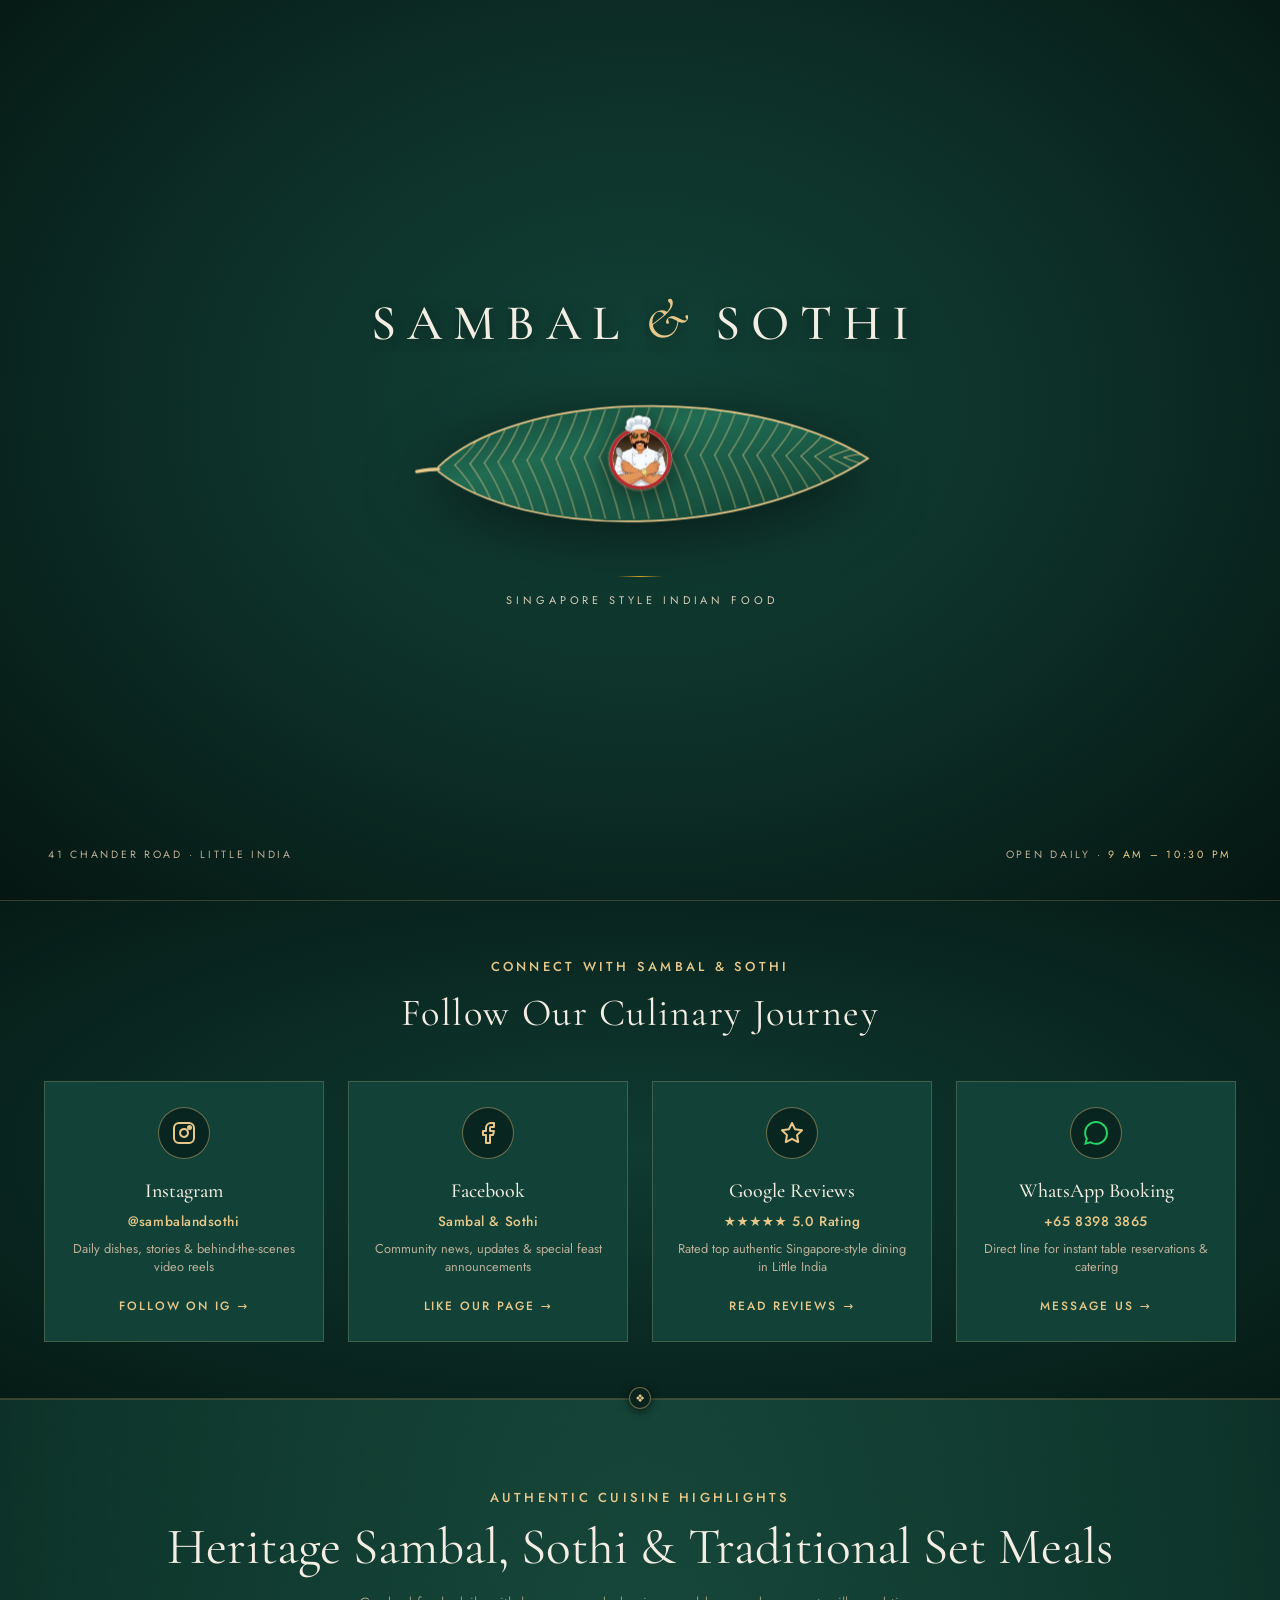
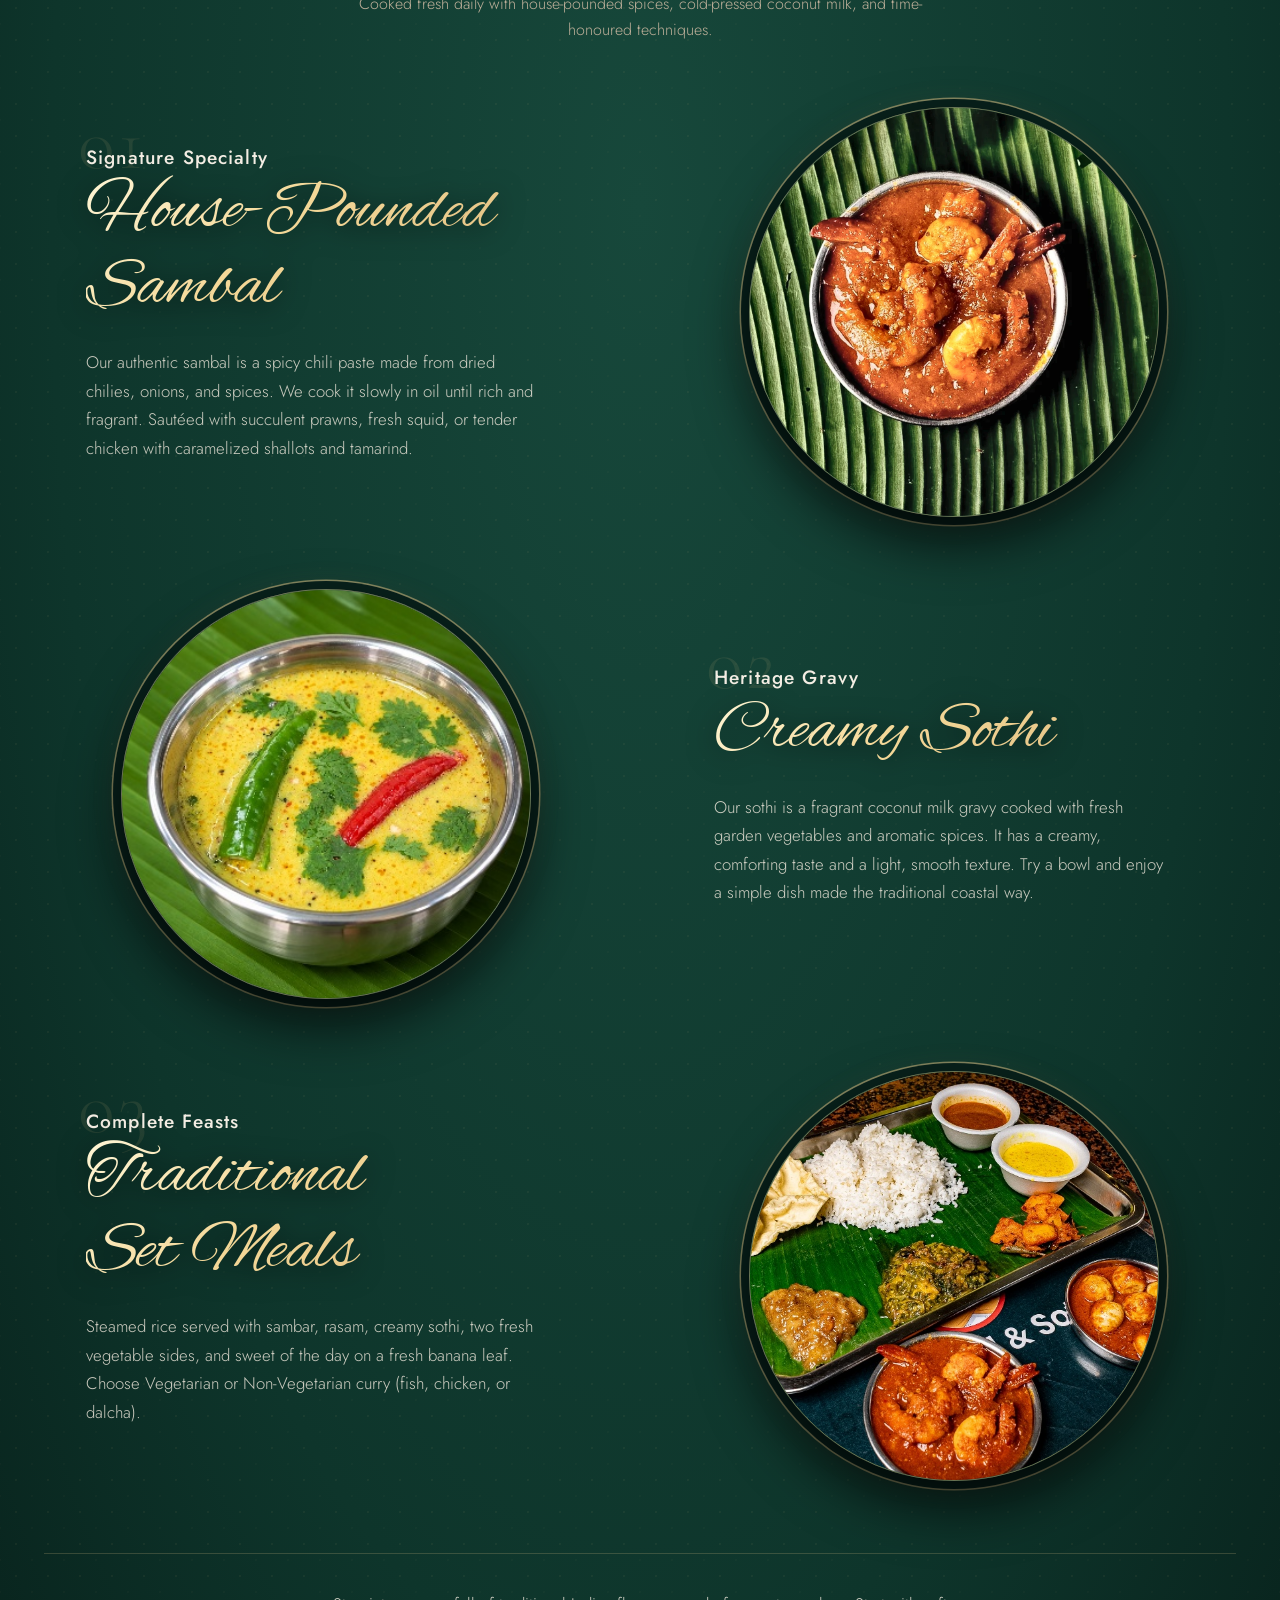
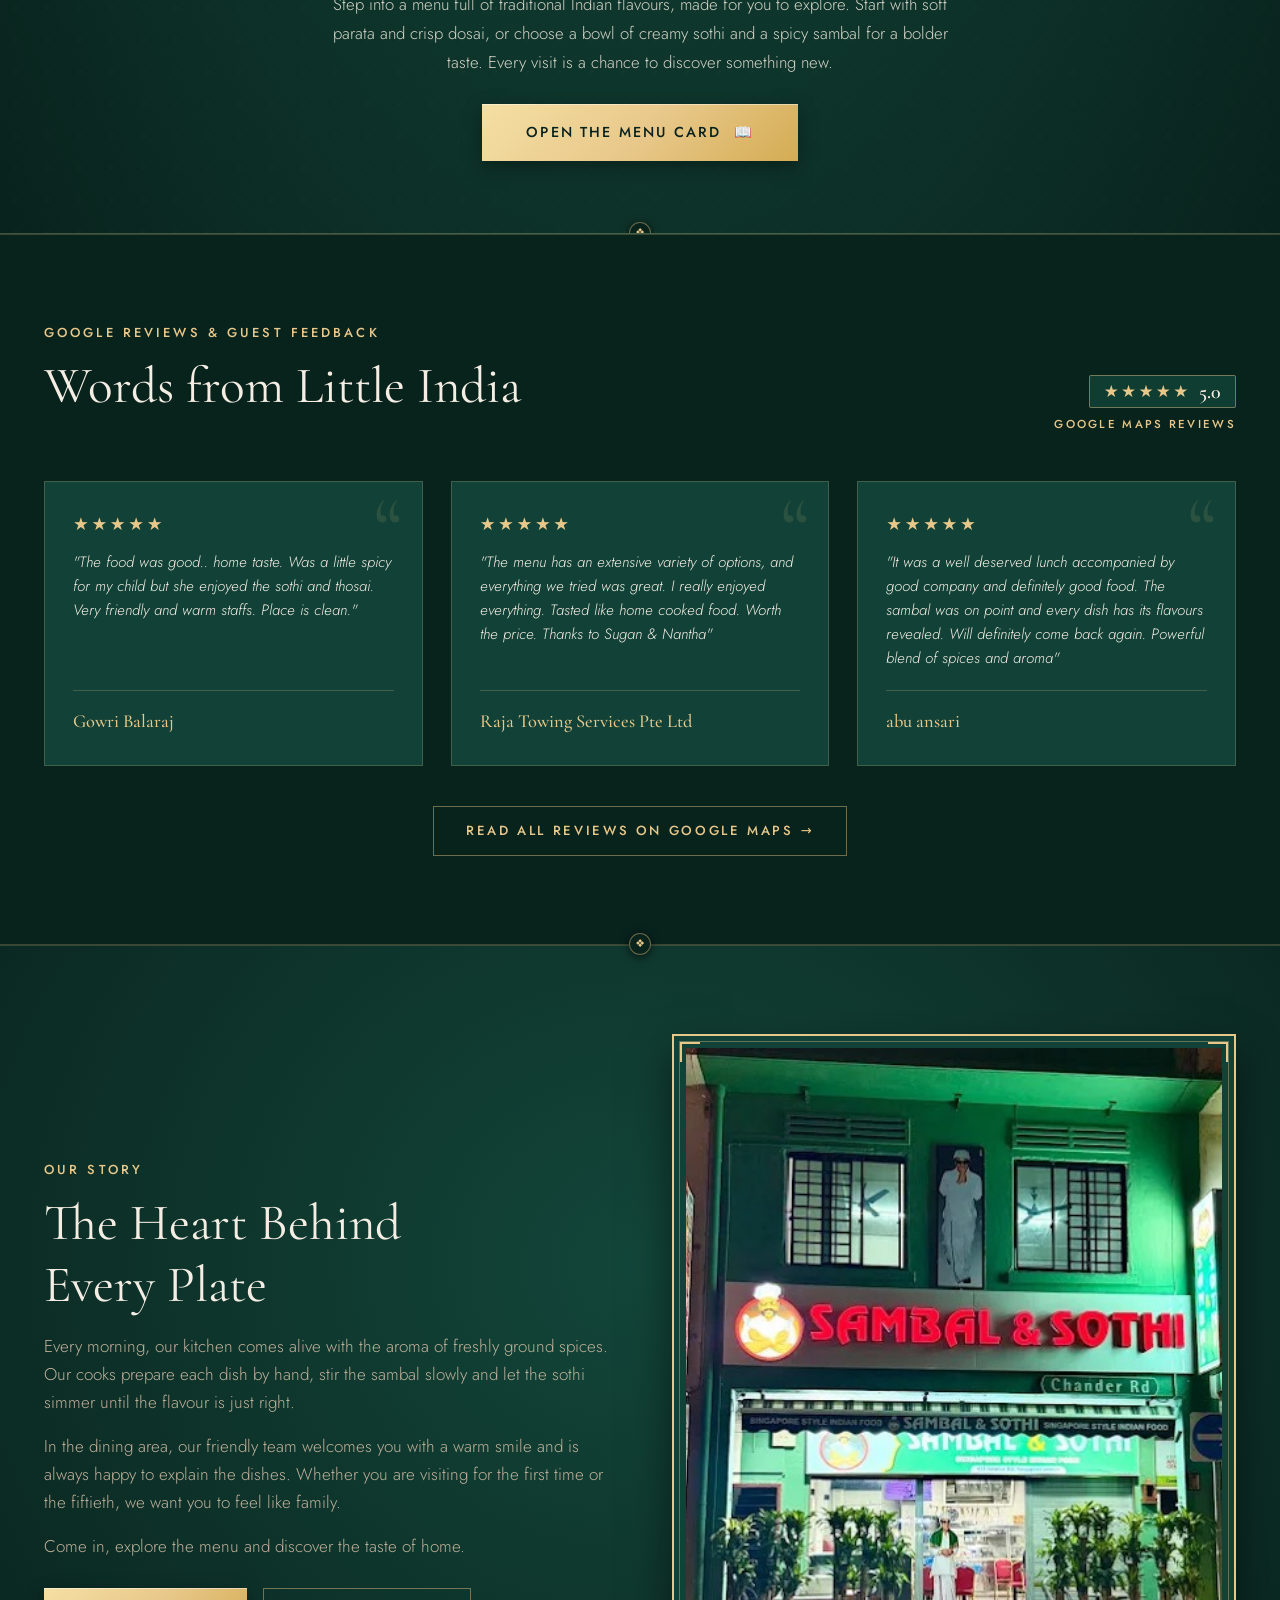
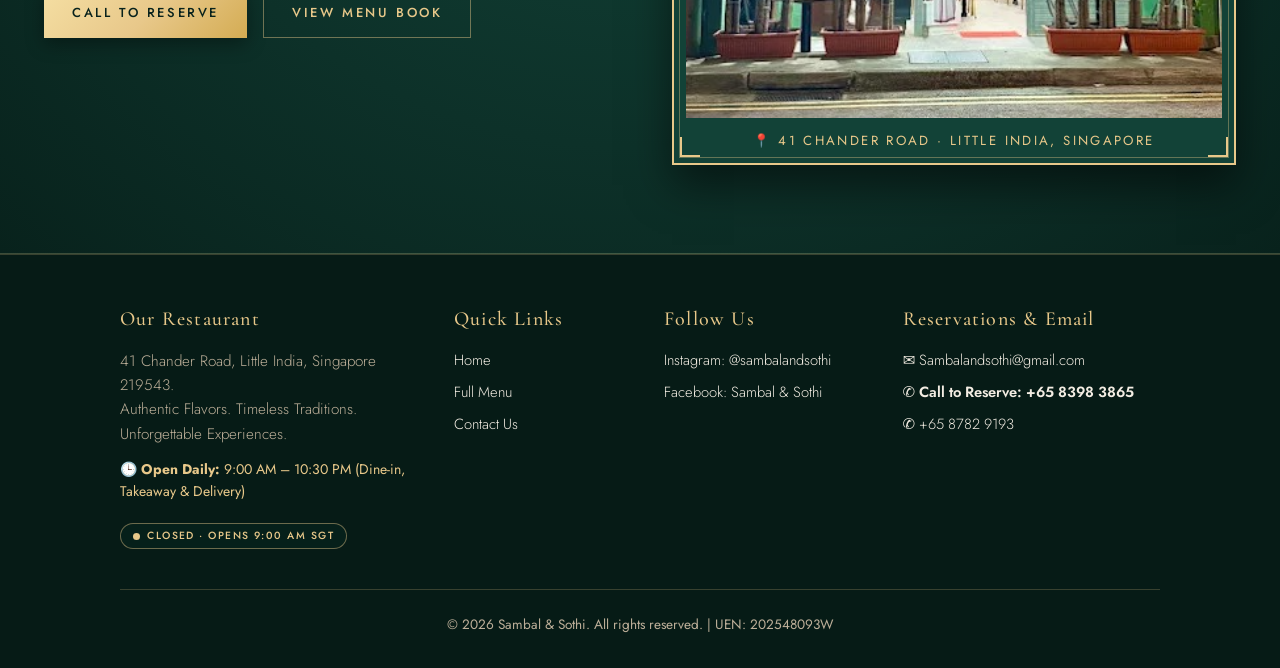
<file: index.html>
<!DOCTYPE html>
<html lang="en">
<head>
  <meta charset="UTF-8">
  <meta name="viewport" content="width=device-width, initial-scale=1">
  <title>Home | Sambal &amp; Sothi</title>
  <meta name="description" content="Sambal &amp; Sothi — Singapore Style Indian Food at 41 Chander Road, Little India, Singapore.">
  <meta name="theme-color" content="#0D3129">
  <link rel="preconnect" href="https://fonts.googleapis.com">
  <link rel="preconnect" href="https://fonts.gstatic.com" crossorigin>
  <link href="https://fonts.googleapis.com/css2?family=Alex+Brush&family=Cinzel:wght@500;700&family=Cormorant+Garamond:ital,wght@0,300;0,400;0,600;0,700;1,300;1,400&family=Jost:wght@300;400;500;600&family=Inter:wght@400;500;600&display=swap" rel="stylesheet">
  <link rel="preload" as="image" href="assets/img/brand-logo.png" fetchpriority="high">
  <link rel="stylesheet" href="assets/css/theme.css?v=19.3">
  <script>window.SS_THEME_URI = window.location.origin;</script>
  <style id="ss-preloader-critical-css">
/* =========================================================
   SAMBAL & SOTHI — BOTANICAL BANANA LEAF PRELOADER & GOLD IRIS
   Fine gold contour and lateral veins, royal chef seal, zero center branch
   ========================================================= */
* { box-sizing: border-box; }

html.ss-loading, html.ss-loading body {
  overflow: hidden !important;
}

#ss-preloader {
  --bg: #0D3129;
  --bg-deep: #051612;
  --bg-card: #124237;
  --ink: #F3EDE3;
  --muted: #BDAF99;
  --sub: #D6CBB8;
  --gold: #E8C88A;
  --gold-line: #C9A227;
  --gold-light: #FFF0CE;
  --serif: 'Cormorant Garamond', Georgia, serif;
  --sans: 'Jost', system-ui, -apple-system, sans-serif;
  --ease: cubic-bezier(.76,0,.24,1);
  --soft: cubic-bezier(.2,.7,.2,1);
  --s: 1;
  --cx: 50vw;
  --cy: 50vh;
  --r: 0px;
  --word-size: clamp(28px, 4.4vw, 50px);
  --dw: .12s;
  --dr: 1.85s;
  --dt: 1.95s;
  --ds: 1.55s;
  position: fixed !important;
  inset: 0 !important;
  z-index: 100000 !important;
  display: grid !important;
  place-items: center !important;
  color: var(--ink);
  background: radial-gradient(ellipse at 50% 45%, var(--bg-card) 0%, var(--bg) 46%, var(--bg-deep) 100%) !important;
  overflow: hidden !important;
  pointer-events: auto;
}
#ss-preloader.is-quick { --s: .55; }
#ss-preloader.is-iris {
  -webkit-mask-image: radial-gradient(circle at var(--cx) var(--cy), transparent var(--r), #000 calc(var(--r) + 1px)) !important;
          mask-image: radial-gradient(circle at var(--cx) var(--cy), transparent var(--r), #000 calc(var(--r) + 1px)) !important;
}
#ss-preloader.is-done { display: none !important; }

.ss-c {
  display: flex !important;
  flex-direction: column !important;
  align-items: center !important;
  text-align: center !important;
  padding: 0 16px !important;
  width: 100% !important;
  max-width: 680px !important;
}

/* Wordmark */
.ss-word {
  margin: 0 0 24px 0 !important;
  font-family: var(--serif) !important;
  font-size: var(--word-size) !important;
  font-weight: 500 !important;
  line-height: 1 !important;
  text-transform: uppercase !important;
  letter-spacing: .22em !important;
  padding-left: .22em !important;
  display: flex !important;
  align-items: flex-end !important;
  justify-content: center !important;
  gap: .3em !important;
  white-space: nowrap !important;
  color: var(--ink) !important;
  text-shadow: 0 4px 20px rgba(0,0,0,0.5) !important;
}
.ss-word .w, .ss-word .amp { display: inline-flex !important; }
.ss-word .amp {
  font-style: italic !important;
  font-weight: 400 !important;
  color: var(--gold) !important;
  text-transform: none !important;
  letter-spacing: 0 !important;
  font-size: 1.15em !important;
  margin-right: .2em !important;
}
.ss-ch { display: inline-block !important; overflow: hidden !important; padding-bottom: .08em !important; margin-bottom: -.08em !important; }
.ss-ch > i {
  display: inline-block !important; font-style: inherit !important;
  animation: ss-rise calc(0.9s * var(--s)) var(--ease) calc((var(--dw) + var(--i) * 32ms) * var(--s)) backwards !important;
  transition: transform .55s cubic-bezier(.6,0,.4,1) calc(var(--i) * 16ms) !important;
}

/* Banana leaf container */
.ss-leaf {
  position: relative !important;
  width: min(480px, 92vw) !important;
  margin: 0 auto !important;
  filter: drop-shadow(0 14px 32px rgba(0, 0, 0, 0.55)) !important;
}
.ss-leaf svg {
  display: block !important;
  width: 100% !important;
  height: auto !important;
  overflow: visible !important;
}
.ss-leaf .lf-unfurl {
  transform-origin: 200px 75px !important;
  animation: ss-unfurl calc(1.35s * var(--s)) var(--soft) calc(0.2s * var(--s)) backwards !important;
}
.ss-leaf .lf-exit {
  transform-origin: 200px 75px !important;
  transition: transform .55s var(--ease), opacity .45s ease !important;
}

/* Lush Emerald Gradient Leaf Body */
.ss-leaf .lf-fill {
  fill: url(#ss-banana-leaf-grad) !important;
  opacity: 0;
  animation: ss-show calc(0.9s * var(--s)) ease calc(0.25s * var(--s)) forwards;
}

/* Golden Perimeter Rim */
.ss-leaf .ln {
  fill: none;
  stroke: var(--gold);
  stroke-width: 1.4;
  stroke-linecap: round;
  stroke-linejoin: round;
  stroke-dasharray: 1;
  stroke-dashoffset: 1;
  animation: ss-draw calc(1.2s * var(--s)) var(--ease) calc(0.35s * var(--s)) forwards;
}

/* Natural Curving Stalk at Base */
.ss-leaf .ln.stem {
  stroke-width: 2.8;
  stroke: var(--gold);
  stroke-linecap: round;
  stroke-dasharray: 1;
  stroke-dashoffset: 1;
  animation: ss-draw calc(0.4s * var(--s)) var(--ease) calc(0.2s * var(--s)) forwards;
}

/* Radiant Lateral Veins */
.ss-leaf .vein {
  fill: none;
  stroke: var(--gold);
  stroke-width: 0.85;
  opacity: 0.65;
  stroke-linecap: round;
  stroke-dasharray: 1;
  stroke-dashoffset: 1;
  animation: ss-draw calc(0.45s * var(--s)) var(--soft) calc((0.7s + var(--k) * 20ms) * var(--s)) forwards;
}

/* Royal Chef Seal Medallion: Centered & Seated on Leaf */
.ss-seal.on-leaf {
  position: absolute !important;
  left: 50.0% !important;
  top: 48.0% !important;
  margin: 0 !important;
  width: 68px !important;
  aspect-ratio: 215 / 253 !important;
  transform: translate(-51.6%, -59.3%) !important;
  animation: ss-seal-leaf calc(0.85s * var(--s)) var(--soft) calc(var(--ds) * var(--s)) backwards !important;
  transition: opacity .4s ease, transform .5s var(--ease) !important;
}
.ss-seal-ring {
  position: absolute !important;
  inset: 0 !important;
  width: 100% !important;
  height: 100% !important;
  overflow: visible !important;
}
.ss-seal-ring .ring {
  fill: none !important;
  stroke: var(--gold) !important;
  stroke-width: 2.2 !important;
  stroke-dasharray: 1;
  stroke-dashoffset: 1;
  filter: drop-shadow(0 0 5px rgba(232, 200, 138, 0.45)) !important;
  animation: ss-draw calc(0.9s * var(--s)) var(--ease) calc((var(--ds) - .05s) * var(--s)) forwards !important;
}
.ss-seal img {
  position: relative !important;
  width: 100% !important;
  height: 100% !important;
  object-fit: contain !important;
  display: block !important;
  filter: drop-shadow(0 4px 14px rgba(0,0,0,0.65)) !important;
}
.ss-mono {
  width: 100% !important;
  height: 100% !important;
  display: grid !important;
  place-items: center !important;
  font-family: var(--serif) !important;
  font-style: italic !important;
  font-size: 20px !important;
  color: var(--gold) !important;
}

/* Rule and Subtitle */
.ss-rule {
  width: 48px !important;
  height: 1px !important;
  background: linear-gradient(90deg, transparent, var(--gold-line), transparent) !important;
  margin: 24px 0 14px !important;
  animation: ss-grow calc(0.8s * var(--s)) var(--ease) calc(var(--dr) * var(--s)) backwards !important;
  transition: transform .45s var(--ease), opacity .4s !important;
}
.ss-tag {
  margin: 0 !important;
  font-family: var(--sans) !important;
  font-size: 11px !important;
  font-weight: 400 !important;
  letter-spacing: .35em !important;
  padding-left: .35em !important;
  text-transform: uppercase !important;
  color: var(--sub) !important;
  animation: ss-fade calc(0.8s * var(--s)) ease calc(var(--dt) * var(--s)) backwards !important;
  transition: opacity .4s !important;
}

/* Footer Info */
.ss-foot {
  position: absolute !important;
  left: 0 !important;
  right: 0 !important;
  bottom: 0 !important;
  display: flex !important;
  justify-content: space-between !important;
  align-items: flex-end !important;
  gap: 16px !important;
  padding: 0 clamp(16px, 4vw, 48px) clamp(18px, 4vh, 36px) !important;
  font-family: var(--sans) !important;
  font-size: 10.5px !important;
  line-height: 1.6 !important;
  letter-spacing: .26em !important;
  text-transform: uppercase !important;
  color: var(--muted) !important;
  animation: ss-fade 1.1s ease calc(0.2s * var(--s)) backwards !important;
  transition: opacity .4s !important;
}
.ss-foot .gold { color: var(--gold) !important; }

/* Circular Iris Bloom Edge */
.ss-edge {
  position: fixed !important;
  left: 0 !important;
  top: 0 !important;
  width: 0 !important;
  height: 0 !important;
  box-sizing: border-box !important;
  border: 1.5px solid var(--gold) !important;
  border-radius: 50% !important;
  opacity: 0 !important;
  pointer-events: none !important;
  box-shadow: 0 0 45px rgba(0,0,0,.5) !important;
}
#ss-preloader.is-iris .ss-edge { opacity: 1 !important; }

/* Exit states */
#ss-preloader.is-out .ss-ch > i { transform: translateY(-115%) !important; }
#ss-preloader.is-out .ss-rule { transform: scaleX(0) !important; }
#ss-preloader.is-out .ss-tag, #ss-preloader.is-out .ss-foot { opacity: 0 !important; }
#ss-preloader.is-out .lf-exit { transform: scaleY(.08) !important; opacity: 0 !important; }
#ss-preloader.is-out .ss-seal.on-leaf { transform: translate(-51.6%, -59.3%) scale(.85) !important; opacity: 0 !important; }

@keyframes ss-rise { from { transform: translateY(115%); } }
@keyframes ss-grow { from { transform: scaleX(0); } }
@keyframes ss-fade { from { opacity: 0; } }
@keyframes ss-show { from { opacity: 0; } to { opacity: 1; } }
@keyframes ss-draw { to { stroke-dashoffset: 0; } }
@keyframes ss-unfurl { from { transform: scaleY(.15) scaleX(.93); opacity: 0.35; } }
@keyframes ss-seal-leaf { from { opacity: 0; transform: translate(-51.6%, -52%) scale(.75); } }

/* Mobile Drawer Fix */
.mobile-nav.active {
  opacity: 1 !important;
  visibility: visible !important;
  pointer-events: auto !important;
}

@media (max-width: 520px) {
  .ss-word { letter-spacing: .15em !important; font-size: 28px !important; }
  .ss-tag { font-size: 9.5px !important; letter-spacing: .25em !important; }
  .ss-seal.on-leaf { width: 56px !important; }
  .ss-leaf { width: 92vw !important; }
  .ss-street, .ss-hours-label { display: none !important; }
  .ss-foot { font-size: 9.5px !important; letter-spacing: .2em !important; }
}

@media (prefers-reduced-motion: reduce) {
  #ss-preloader * { animation: none !important; }
  .ss-leaf .ln, .ss-leaf .vein, .ss-seal-ring .ring { stroke-dashoffset: 0 !important; }
  .ss-leaf .lf-fill { opacity: 1 !important; }
}
  </style>
</head>
<body>
  <div class="bg-grain"></div>
  <!-- Royal Organic Banana Leaf Preloader & Gold Iris Aperture -->
  <div id="ss-preloader" aria-hidden="true" data-min="2400">
    <div class="ss-c">
      <h2 class="ss-word"><span class="w">Sambal</span><span class="amp">&amp;</span><span class="w">Sothi</span></h2>
      
      <div class="ss-leaf">
        <svg viewBox="0 0 400 150">
          <defs>
            <linearGradient id="ss-banana-leaf-grad" x1="0%" y1="0%" x2="100%" y2="100%">
              <stop offset="0%" stop-color="#124637" stop-opacity="0.94"/>
              <stop offset="35%" stop-color="#216D54" stop-opacity="0.98"/>
              <stop offset="70%" stop-color="#1A5844" stop-opacity="0.95"/>
              <stop offset="100%" stop-color="#0D3529" stop-opacity="0.96"/>
            </linearGradient>
            <clipPath id="ss-leaf-clip">
              <path d="M32 79 C92 20 282 6 390 72 C286 140 104 140 32 83 Z"/>
            </clipPath>
          </defs>
          <g class="lf-exit">
            <g class="lf-unfurl">
              <!-- Lush Botanical Leaf Body -->
              <path class="lf-fill" d="M32 79 C92 20 282 6 390 72 C286 140 104 140 32 83 Z"/>

              <!-- Flowing Lateral Veins Clipped Inside Natural Leaf Body -->
              <g clip-path="url(#ss-leaf-clip)">
                <path class="vein" pathLength="1" style="--k:0" d="M45.8 77.5 Q57.7 66.1 63.5 57.8"/>
                <path class="vein" pathLength="1" style="--k:0" d="M45.8 77.5 Q57.4 90.6 63.1 100.7"/>
                <path class="vein" pathLength="1" style="--k:1" d="M58.3 76.5 Q69.7 63.1 75.1 52.7"/>
                <path class="vein" pathLength="1" style="--k:1" d="M58.3 76.5 Q69.7 92.4 75.1 105.3"/>
                <path class="vein" pathLength="1" style="--k:2" d="M70.3 75.7 Q81.9 60.4 87.5 48.1"/>
                <path class="vein" pathLength="1" style="--k:2" d="M70.3 75.7 Q81.7 93.9 87.0 109.1"/>
                <path class="vein" pathLength="1" style="--k:3" d="M81.7 74.9 Q93.4 58.2 99.0 44.5"/>
                <path class="vein" pathLength="1" style="--k:3" d="M81.7 74.9 Q93.6 95.2 99.5 112.5"/>
                <path class="vein" pathLength="1" style="--k:4" d="M94.1 74.2 Q105.6 56.2 111.1 41.2"/>
                <path class="vein" pathLength="1" style="--k:4" d="M94.1 74.2 Q105.5 96.1 110.9 115.0"/>
                <path class="vein" pathLength="1" style="--k:5" d="M105.9 73.5 Q117.8 54.4 123.7 38.4"/>
                <path class="vein" pathLength="1" style="--k:5" d="M105.9 73.5 Q117.7 96.9 123.4 117.3"/>
                <path class="vein" pathLength="1" style="--k:6" d="M117.9 72.9 Q129.4 53.1 134.9 36.3"/>
                <path class="vein" pathLength="1" style="--k:6" d="M117.9 72.9 Q129.7 97.4 135.5 119.0"/>
                <path class="vein" pathLength="1" style="--k:7" d="M130.0 72.3 Q141.6 51.8 147.3 34.3"/>
                <path class="vein" pathLength="1" style="--k:7" d="M130.0 72.3 Q141.4 97.8 146.9 120.3"/>
                <path class="vein" pathLength="1" style="--k:8" d="M142.2 71.8 Q153.6 50.8 159.0 32.8"/>
                <path class="vein" pathLength="1" style="--k:8" d="M142.2 71.8 Q153.8 98.0 159.4 121.3"/>
                <path class="vein" pathLength="1" style="--k:9" d="M153.7 71.3 Q165.3 50.0 170.9 31.6"/>
                <path class="vein" pathLength="1" style="--k:9" d="M153.7 71.3 Q165.4 98.1 171.2 122.0"/>
                <path class="vein" pathLength="1" style="--k:10" d="M166.1 70.9 Q177.6 49.3 183.1 30.7"/>
                <path class="vein" pathLength="1" style="--k:10" d="M166.1 70.9 Q177.7 98.1 183.2 122.3"/>
                <path class="vein" pathLength="1" style="--k:11" d="M177.8 70.5 Q189.6 48.9 195.4 30.2"/>
                <path class="vein" pathLength="1" style="--k:11" d="M177.8 70.5 Q189.5 97.9 195.2 122.3"/>
                <path class="vein" pathLength="1" style="--k:12" d="M190.4 70.2 Q202.1 48.6 207.8 30.0"/>
                <path class="vein" pathLength="1" style="--k:12" d="M190.4 70.2 Q201.9 97.6 207.4 121.9"/>
                <path class="vein" pathLength="1" style="--k:13" d="M202.1 69.9 Q213.7 48.5 219.2 30.1"/>
                <path class="vein" pathLength="1" style="--k:13" d="M202.1 69.9 Q213.9 97.1 219.6 121.3"/>
                <path class="vein" pathLength="1" style="--k:14" d="M213.9 69.7 Q225.9 48.6 231.8 30.5"/>
                <path class="vein" pathLength="1" style="--k:14" d="M213.9 69.7 Q225.4 96.5 230.9 120.4"/>
                <path class="vein" pathLength="1" style="--k:15" d="M225.7 69.5 Q237.5 48.8 243.3 31.2"/>
                <path class="vein" pathLength="1" style="--k:15" d="M225.7 69.5 Q237.5 95.8 243.2 119.1"/>
                <path class="vein" pathLength="1" style="--k:16" d="M237.6 69.3 Q249.2 49.2 254.8 32.1"/>
                <path class="vein" pathLength="1" style="--k:16" d="M237.6 69.3 Q249.5 94.9 255.4 117.5"/>
                <path class="vein" pathLength="1" style="--k:17" d="M250.4 69.2 Q261.9 49.9 267.4 33.6"/>
                <path class="vein" pathLength="1" style="--k:17" d="M250.4 69.2 Q262.0 93.9 267.6 115.6"/>
                <path class="vein" pathLength="1" style="--k:18" d="M262.2 69.2 Q273.5 50.7 278.8 35.2"/>
                <path class="vein" pathLength="1" style="--k:18" d="M262.2 69.2 Q274.0 92.7 279.7 113.3"/>
                <path class="vein" pathLength="1" style="--k:19" d="M274.0 69.2 Q285.6 51.7 291.1 37.3"/>
                <path class="vein" pathLength="1" style="--k:19" d="M274.0 69.2 Q285.9 91.4 291.7 110.7"/>
                <path class="vein" pathLength="1" style="--k:20" d="M285.8 69.2 Q297.6 53.0 303.3 39.7"/>
                <path class="vein" pathLength="1" style="--k:20" d="M285.8 69.2 Q297.7 90.0 303.5 107.8"/>
                <path class="vein" pathLength="1" style="--k:21" d="M297.5 69.3 Q309.4 54.5 315.3 42.6"/>
                <path class="vein" pathLength="1" style="--k:21" d="M297.5 69.3 Q309.4 88.4 315.2 104.5"/>
                <path class="vein" pathLength="1" style="--k:22" d="M310.2 69.5 Q321.7 56.1 327.2 45.8"/>
                <path class="vein" pathLength="1" style="--k:22" d="M310.2 69.5 Q321.9 86.5 327.6 100.6"/>
                <path class="vein" pathLength="1" style="--k:23" d="M321.8 69.7 Q333.7 58.2 339.7 49.7"/>
                <path class="vein" pathLength="1" style="--k:23" d="M321.8 69.7 Q333.7 84.5 339.7 96.2"/>
                <path class="vein" pathLength="1" style="--k:24" d="M334.2 70.0 Q345.6 60.4 351.0 53.8"/>
                <path class="vein" pathLength="1" style="--k:24" d="M334.2 70.0 Q345.9 82.2 351.5 91.5"/>
                <path class="vein" pathLength="1" style="--k:25" d="M345.6 70.3 Q357.6 63.1 363.7 59.0"/>
                <path class="vein" pathLength="1" style="--k:25" d="M345.6 70.3 Q357.3 79.8 362.9 86.3"/>
                <path class="vein" pathLength="1" style="--k:26" d="M357.9 70.7 Q369.5 66.0 375.1 64.3"/>
                <path class="vein" pathLength="1" style="--k:26" d="M357.9 70.7 Q369.7 76.8 375.6 79.9"/>
                <path class="vein" pathLength="1" style="--k:27" d="M369.9 71.1 Q379.8 68.4 383.7 68.7"/>
                <path class="vein" pathLength="1" style="--k:27" d="M369.9 71.1 Q379.5 75.0 383.1 75.8"/>
              </g>

              <!-- Natural Outer Perimeter Gold Outlines (NO middle gold branch!) -->
              <path class="ln" pathLength="1" d="M32.0 79.0 C92.0 20.0 282.0 6.0 390.0 72.0"/>
              <path class="ln" pathLength="1" d="M32.0 83.0 C104.0 140.0 286.0 140.0 390.0 72.0"/>
              <path class="ln stem" pathLength="1" d="M 14 83 C 20 82, 26 81, 32 81"/>
            </g>
          </g>
        </svg>

        <!-- Royal Chef Seal Medallion: Centered & Seated on Leaf -->
        <div class="ss-seal on-leaf">
          <svg class="ss-seal-ring" viewBox="0 0 215 253">
            <circle class="ring" cx="111" cy="150" r="99" pathLength="1" transform="rotate(-90 111 150)"/>
          </svg>
          <img src="assets/img/brand-logo.png" alt="Sambal &amp; Sothi Official Chef Logo" class="ss-seal-img" onerror="this.replaceWith(Object.assign(document.createElement('div'),{className:'ss-mono',textContent:'S&S'}))">
        </div>
      </div>

      <div class="ss-rule"></div>
      <p class="ss-tag">Singapore Style Indian Food</p>
    </div>

    <div class="ss-foot">
      <span><span class="ss-street">41 Chander Road &middot; </span>Little India</span>
      <span><span class="ss-hours-label">Open daily &middot; </span><span class="gold">9 AM &ndash; 10:30 PM</span></span>
    </div>
    <div class="ss-edge"></div>
  </div>

  <script>
    (function() {
      var pl = document.getElementById('ss-preloader');
      if (!pl || pl.dataset.managed) return;
      pl.dataset.managed = 'true';
      var root = document.documentElement;
      var edge = pl.querySelector('.ss-edge');
      var reduce = window.matchMedia && window.matchMedia('(prefers-reduced-motion: reduce)').matches;

      // Split title letters
      var idx = 0;
      pl.querySelectorAll('.ss-word .w, .ss-word .amp').forEach(function(el) {
        var t = el.textContent;
        el.textContent = '';
        for (var k = 0; k < t.length; k++) {
          var m = document.createElement('span');
          m.className = 'ss-ch';
          var c = document.createElement('i');
          c.textContent = t[k];
          c.style.setProperty('--i', idx++);
          m.appendChild(c);
          el.appendChild(m);
        }
      });

      var first = true;
      try {
        first = sessionStorage.getItem('ss-visited') !== '1';
        sessionStorage.setItem('ss-visited', '1');
      } catch(e) {}
      if (!first) pl.classList.add('is-quick');
      var S = first ? 1 : 0.55;
      var MIN = parseInt(pl.getAttribute('data-min') || (first ? '2400' : '1400'), 10);
      var MAX = 4800;
      root.classList.add('ss-loading');
      var start = (typeof performance !== 'undefined' && performance.now) ? performance.now() : Date.now();
      var leaving = false;

      function easeQ(k) { return k < 0.5 ? 8 * k * k * k * k : 1 - Math.pow(-2 * k + 2, 4) / 2; }

      function tween(dur, delay, step, done) {
        setTimeout(function() {
          var t0 = (typeof performance !== 'undefined' && performance.now) ? performance.now() : Date.now();
          function f(now) {
            var k = Math.min(1, (now - t0) / dur);
            step(k);
            if (k < 1) requestAnimationFrame(f);
            else if (done) done();
          }
          requestAnimationFrame(f);
        }, delay || 0);
      }

      function farthest(cx, cy) {
        return Math.hypot(Math.max(cx, window.innerWidth - cx), Math.max(cy, window.innerHeight - cy)) + 40;
      }

      function iris(cx, cy, a, b, dur, done) {
        pl.style.setProperty('--cx', cx + 'px');
        pl.style.setProperty('--cy', cy + 'px');
        tween(dur, 0, function(k) {
          var r = a + (b - a) * easeQ(k);
          var er = r + 3;
          pl.style.setProperty('--r', r + 'px');
          if (edge) {
            edge.style.width = edge.style.height = (er * 2) + 'px';
            edge.style.transform = 'translate(' + (cx - er) + 'px,' + (cy - er) + 'px)';
            edge.style.opacity = a < b ? String(1 - Math.pow(k, 3)) : '1';
          }
        }, done);
      }

      function leave() {
        if (leaving) return;
        leaving = true;
        var nowTime = (typeof performance !== 'undefined' && performance.now) ? performance.now() : Date.now();
        var wait = Math.max(0, MIN - (nowTime - start));

        setTimeout(function() {
          pl.classList.add('is-out');
          if (reduce) {
            pl.style.transition = 'opacity 0.4s ease';
            pl.style.opacity = '0';
            root.classList.remove('ss-loading');
            setTimeout(function() { pl.classList.add('is-done'); pl.style.display = 'none'; }, 420);
            return;
          }

          var hold = 420;
          setTimeout(function() {
            var seal = pl.querySelector('.ss-seal') || pl.querySelector('.ss-c');
            var rc = seal ? seal.getBoundingClientRect() : { left: window.innerWidth / 2 - 34, top: window.innerHeight / 2 - 40, width: 68, height: 80 };
            var cx = rc.left + rc.width / 2;
            var cy = rc.top + rc.height / 2;
            pl.style.setProperty('--r', '0px');
            pl.classList.add('is-iris');
            root.classList.remove('ss-loading');

            iris(cx, cy, 0, farthest(cx, cy), 950, function() {
              pl.classList.add('is-done');
              pl.classList.remove('is-iris');
              pl.style.display = 'none';
            });
          }, hold);
        }, wait);
      }

      if (document.readyState === 'complete') {
        leave();
      } else {
        window.addEventListener('load', leave);
      }
      setTimeout(leave, MAX);
    })();
  </script>

  <header class="site-header">
    <div class="header-container">
      <a href="index.html" class="brand-logo">
        <span class="logo-badge-wrapper"><img src="assets/img/brand-logo.png" alt="Sambal &amp; Sothi" class="logo-badge-img"></span>
        <span class="brand-title"><span class="brand-name">Sambal &amp; Sothi</span><span class="brand-sub">SINGAPORE STYLE INDIAN FOOD</span></span>
      </a>
      <nav class="nav-links" aria-label="Main Navigation">
        <a href="index.html"  class="active">Home</a>
        <a href="menu.html" >Menu</a>
        <a href="contact.html" >Contact</a>
      </nav>
      <a href="tel:+6583983865" class="btn-reserve" aria-label="Call to Reserve">
        <svg class="btn-reserve-icon-svg" viewBox="0 0 24 24" width="14" height="14" fill="currentColor"><path d="M6.62 10.79a15.053 15.053 0 006.59 6.59l2.2-2.2a1 1 0 011.02-.24c1.12.37 2.33.57 3.57.57a1 1 0 011 1V20a1 1 0 01-1 1A17 17 0 013 4a1 1 0 011-1h3.5a1 1 0 011 1c0 1.25.2 2.45.57 3.57a1 1 0 01-.25 1.02l-2.2 2.2z"/></svg>
        <span class="btn-reserve-text-full">Call to Reserve</span><span class="btn-reserve-text-short">Reserve</span>
      </a>
      <button type="button" class="burger-btn" id="burger-btn" aria-label="Open menu"><svg class="burger-icon-svg" width="22" height="16" viewBox="0 0 22 16" fill="none" xmlns="http://www.w3.org/2000/svg" aria-hidden="true"><line x1="1" y1="2" x2="21" y2="2" stroke="currentColor" stroke-width="1.8" stroke-linecap="round"/><line x1="5" y1="8" x2="21" y2="8" stroke="currentColor" stroke-width="1.8" stroke-linecap="round"/><line x1="1" y1="14" x2="21" y2="14" stroke="currentColor" stroke-width="1.8" stroke-linecap="round"/></svg></button>
    </div>
  </header>

  <div class="mobile-nav" id="mobile-nav" aria-label="Mobile Navigation">
    <div class="mobile-nav-frame">
      <div class="corner-flourish tl"></div>
      <div class="corner-flourish tr"></div>
      <div class="corner-flourish bl"></div>
      <div class="corner-flourish br"></div>
      <button type="button" class="mobile-nav-close" id="mobile-nav-close" aria-label="Close menu">&times;</button>
      <div class="mobile-nav-brand">
        <img src="assets/img/brand-logo.png" alt="Sambal &amp; Sothi Official Chef Logo" class="mobile-nav-logo">
        <span class="mobile-nav-brand-name">Sambal &amp; Sothi</span>
        <span class="mobile-nav-brand-sub">SINGAPORE STYLE INDIAN FOOD</span>
      </div>
      <div class="mobile-nav-links-group">
        <a href="index.html" class="active">Home</a>
        <a href="menu.html">Menu</a>
        <a href="contact.html">Contact</a>
      </div>
      <a href="tel:+6583983865" class="btn-primary mobile-nav-cta">&#9990; Call to Reserve</a>
      <div class="mobile-nav-footer">
        <span class="mobile-nav-address">41 Chander Road · Little India, Singapore</span>
        <span class="mobile-nav-hours">Open Daily: 9:00 AM – 10:30 PM</span>
      </div>
    </div>
  </div>

  <a href="https://wa.me/6583983865" target="_blank" rel="noopener" class="whatsapp-float" aria-label="Chat on WhatsApp">
    <svg class="whatsapp-icon-svg" viewBox="0 0 24 24"><path d="M.057 24l1.687-6.163c-1.041-1.804-1.588-3.849-1.587-5.946.003-6.556 5.338-11.891 11.893-11.891 3.181.001 6.167 1.24 8.413 3.488 2.245 2.248 3.481 5.236 3.48 8.414-.003 6.557-5.338 11.892-11.893 11.892-1.99-.001-3.951-.5-5.688-1.448l-6.305 1.654zm6.597-3.807c1.676.995 3.276 1.591 5.392 1.592 5.448 0 9.886-4.434 9.889-9.885.002-5.462-4.415-9.89-9.881-9.892-5.452 0-9.887 4.434-9.889 9.884-.001 2.225.651 3.891 1.746 5.634l-.999 3.648 3.742-.981z"/></svg>
    <span>WhatsApp Us</span>
  </a>
<main id="main" class="site-main"><section class="hero-section has-bg-video">
  <div class="hero-video-wrapper"><video class="hero-bg-video" autoplay muted loop playsinline preload="auto"><source src="assets/video/hero.mp4" type="video/mp4"></video></div>
  <div class="container hero-content-box">
    <div class="section-tag">EST. LITTLE INDIA · 41 CHANDER ROAD</div>
    <h1 class="hero-title">Singapore style<br>Indian food with<br><em class="hero-title-accent">a kick of spice</em></h1>
    
    
    <div class="hero-ctas"><a href="tel:+6583983865" class="btn-primary">Call to Reserve</a><a href="menu.html" class="btn-secondary">View Our Menu</a></div>
  </div>
  <a href="#signature-highlights" class="hero-scroll-cue" aria-label="Scroll to explore"><span class="hero-scroll-text">Scroll to Explore</span><span class="hero-scroll-line"></span></a>
</section><section class="stats-band">
  <div class="container">
    <div class="social-band-header">
      <div class="section-tag">CONNECT WITH SAMBAL &amp; SOTHI</div>
      <h2 class="social-band-title">Follow Our Culinary Journey</h2>
    </div>
    <div class="social-grid">
      <a href="https://www.instagram.com/sambalandsothi" target="_blank" rel="noopener" class="social-card">
        <div class="social-card-icon-wrapper">
          <svg width="24" height="24" viewBox="0 0 24 24" fill="none" stroke="#E8C88A" stroke-width="2" stroke-linecap="round" stroke-linejoin="round">
            <rect x="2" y="2" width="20" height="20" rx="5" ry="5"></rect>
            <path d="M16 11.37A4 4 0 1 1 12.63 8 4 4 0 0 1 16 11.37z"></path>
            <circle cx="17.5" cy="6.5" r="1.5" fill="#E8C88A"></circle>
          </svg>
        </div>
        <div class="social-card-title">Instagram</div>
        <div class="social-card-handle">@sambalandsothi</div>
        <div class="social-card-desc">Daily dishes, stories &amp; behind-the-scenes video reels</div>
        <div class="social-card-action">Follow On IG &rarr;</div>
      </a>
      <a href="https://www.facebook.com/sambalandsothi" target="_blank" rel="noopener" class="social-card">
        <div class="social-card-icon-wrapper">
          <svg width="24" height="24" viewBox="0 0 24 24" fill="none" stroke="#E8C88A" stroke-width="2" stroke-linecap="round" stroke-linejoin="round">
            <path d="M18 2h-3a5 5 0 0 0-5 5v3H7v4h3v8h4v-8h3l1-4h-4V7a1 1 0 0 1 1-1h3z"></path>
          </svg>
        </div>
        <div class="social-card-title">Facebook</div>
        <div class="social-card-handle">Sambal &amp; Sothi</div>
        <div class="social-card-desc">Community news, updates &amp; special feast announcements</div>
        <div class="social-card-action">Like Our Page &rarr;</div>
      </a>
      <a href="https://maps.google.com/?q=41+Chander+Road+Singapore" target="_blank" rel="noopener" class="social-card">
        <div class="social-card-icon-wrapper">
          <svg width="24" height="24" viewBox="0 0 24 24" fill="none" stroke="#E8C88A" stroke-width="2" stroke-linecap="round" stroke-linejoin="round">
            <polygon points="12 2 15.09 8.26 22 9.27 17 14.14 18.18 21.02 12 17.77 5.82 21.02 7 14.14 2 9.27 8.91 8.26 12 2"></polygon>
          </svg>
        </div>
        <div class="social-card-title">Google Reviews</div>
        <div class="social-card-handle">★★★★★ 5.0 Rating</div>
        <div class="social-card-desc">Rated top authentic Singapore-style dining in Little India</div>
        <div class="social-card-action">Read Reviews &rarr;</div>
      </a>
      <a href="https://wa.me/6583983865" target="_blank" rel="noopener" class="social-card">
        <div class="social-card-icon-wrapper">
          <svg width="24" height="24" viewBox="0 0 24 24" fill="#25D366">
            <path d="M.057 24l1.687-6.163c-1.041-1.804-1.588-3.849-1.587-5.946.003-6.556 5.338-11.891 11.893-11.891 3.181.001 6.167 1.24 8.413 3.488 2.245 2.248 3.481 5.236 3.48 8.414-.003 6.557-5.338 11.892-11.893 11.892-1.99-.001-3.951-.5-5.688-1.448l-6.305 1.654zm6.597-3.807c1.676.995 3.276 1.591 5.392 1.592 5.448 0 9.886-4.434 9.889-9.885.002-5.462-4.415-9.89-9.881-9.892-5.452 0-9.887 4.434-9.889 9.884-.001 2.225.651 3.891 1.746 5.634l-.999 3.648 3.742-.981z"/>
          </svg>
        </div>
        <div class="social-card-title">WhatsApp Booking</div>
        <div class="social-card-handle">+65 8398 3865</div>
        <div class="social-card-desc">Direct line for instant table reservations &amp; catering</div>
        <div class="social-card-action">Message Us &rarr;</div>
      </a>
    </div>
    <div class="social-swipe-hint">
      <span>&larr; Swipe cards to connect &rarr;</span>
    </div>
  </div>
</section>

<!-- AUTHENTIC CUISINE HIGHLIGHTS (NASI CAMPUR INSPIRATION STYLE) -->
<section class="section artisanal-highlights-section" id="signature-highlights">
  <div class="artisanal-bg-watermark"></div>
  <div class="artisanal-container">
    
    <div class="artisanal-header">
      <div class="section-tag">AUTHENTIC CUISINE HIGHLIGHTS</div>
      <h2 class="section-title">Heritage Sambal, Sothi &amp; Traditional Set Meals</h2>
      <p class="section-desc">Cooked fresh daily with house-pounded spices, cold-pressed coconut milk, and time-honoured techniques.</p>
    </div>

    <!-- ROW 1: SAMBAL (TEXT LEFT, PLATE RIGHT) -->
    <div class="artisanal-row">
      <div class="artisanal-content">
        <div class="artisanal-cat-title">Signature Specialty</div>
        <h3 class="artisanal-script-title">House-Pounded Sambal</h3>
        <p class="artisanal-desc">
          Our authentic sambal is a spicy chili paste made from dried chilies, onions, and spices. We cook it slowly in oil until rich and fragrant. Sautéed with succulent prawns, fresh squid, or tender chicken with caramelized shallots and tamarind.
        </p>
      </div>
      <div class="artisanal-plate-box">
        <img src="assets/img/dish-prawn-sambal.jpg" alt="House-Pounded Sambal" class="artisanal-plate-img" loading="lazy">
      </div>
    </div>

    <!-- ROW 2: SOTHI (PLATE LEFT, TEXT RIGHT) -->
    <div class="artisanal-row reverse-mobile">
      <div class="artisanal-plate-box">
        <img src="assets/img/authentic-sothi-bowl.jpg" alt="Fragrant Creamy Sothi" class="artisanal-plate-img" loading="lazy">
      </div>
      <div class="artisanal-content">
        <div class="artisanal-cat-title">Heritage Gravy</div>
        <h3 class="artisanal-script-title">Creamy Sothi</h3>
        <p class="artisanal-desc">
          Our sothi is a fragrant coconut milk gravy cooked with fresh garden vegetables and aromatic spices. It has a creamy, comforting taste and a light, smooth texture. Try a bowl and enjoy a simple dish made the traditional coastal way.
        </p>
      </div>
    </div>

    <!-- ROW 3: TRADITIONAL SET MEALS (TEXT LEFT, PLATE RIGHT) -->
    <div class="artisanal-row">
      <div class="artisanal-content">
        <div class="artisanal-cat-title">Complete Feasts</div>
        <h3 class="artisanal-script-title">Traditional Set Meals</h3>
        <p class="artisanal-desc">
          Steamed rice served with sambar, rasam, creamy sothi, two fresh vegetable sides, and sweet of the day on a fresh banana leaf. Choose Vegetarian or Non-Vegetarian curry (fish, chicken, or dalcha).
        </p>
      </div>
      <div class="artisanal-plate-box">
        <img src="assets/img/authentic-set-meal-nonveg.jpg" alt="Traditional Set Meals" class="artisanal-plate-img" loading="lazy">
      </div>
    </div>

    <!-- BOTTOM DISCOVER MENU CTA -->
    <div style="text-align: center; margin-top: 3.5rem; padding-top: 2.25rem; border-top: 1px solid rgba(232, 200, 138, 0.2);">
      <p class="section-desc" style="max-width: 65ch; margin: 0 auto 1.75rem; color: rgba(245, 237, 224, 0.85); font-size: 1.05rem; line-height: 1.7;">
        Step into a menu full of traditional Indian flavours, made for you to explore. Start with soft parata and crisp dosai, or choose a bowl of creamy sothi and a spicy sambal for a bolder taste. Every visit is a chance to discover something new.
      </p>
      <a href="menu.html" class="btn-primary" style="padding: 1.05rem 2.75rem; font-size: 0.9rem; letter-spacing: 0.15em; font-weight: 500;">
        OPEN THE MENU CARD &nbsp;📖
      </a>
    </div>

  </div>
</section>

<section class="section reviews-section" id="reviews"><div class="container"><div class="section-header-flex reviews-header"><div><div class="section-tag">GOOGLE REVIEWS &amp; GUEST FEEDBACK</div><h2 class="section-title">Words from Little India</h2></div><div class="reviews-header-right"><div class="review-stars-badge"><span class="stars-gold">★★★★★</span><span class="rating-score">5.0</span></div><span class="section-tag reviews-tag-sub">GOOGLE MAPS REVIEWS</span></div></div><div class="reviews-grid">
<article class="review-card"><div class="review-stars">★★★★★</div><p class="review-text">"The food was good.. home taste. Was a little spicy for my child but she enjoyed the sothi and thosai. Very friendly and warm staffs. Place is clean."</p><div class="review-meta"><span class="review-author" style="color:var(--color-accent-gold-light);font-weight:500;">Gowri Balaraj</span></div></article>
<article class="review-card"><div class="review-stars">★★★★★</div><p class="review-text">"The menu has an extensive variety of options, and everything we tried was great. I really enjoyed everything. Tasted like home cooked food. Worth the price. Thanks to Sugan &amp; Nantha"</p><div class="review-meta"><span class="review-author" style="color:var(--color-accent-gold-light);font-weight:500;">Raja Towing Services Pte Ltd</span></div></article>
<article class="review-card"><div class="review-stars">★★★★★</div><p class="review-text">"It was a well deserved lunch accompanied by good company and definitely good food. The sambal was on point and every dish has its flavours revealed. Will definitely come back again. Powerful blend of spices and aroma"</p><div class="review-meta"><span class="review-author" style="color:var(--color-accent-gold-light);font-weight:500;">abu ansari</span></div></article>
</div><div style="margin-top:2.5rem;text-align:center;"><a href="https://www.google.com/maps/place/Sambal+%26+Sothi/@1.3083823,103.8488399,17z/data=!4m17!1m8!3m7!1s0x31da19c7454f218d:0xcc95edede571a215!2s41+Chander+Rd,+Singapore+219543!3b1!8m2!3d1.3083823!4d103.8514148!16s%2Fg%2F11rt1_494z!3m7!1s0x31da19f44b122f83:0xf5712c9fc2c4ca1a!8m2!3d1.3083823!4d103.8514148!9m1!1b1!16s%2Fg%2F11ysgd6rx8?entry=ttu&amp;g_ep=EgoyMDI2MDkyMi4wIKXMDSoASAFQAw%3D%3D" target="_blank" rel="noopener" class="btn-secondary" style="font-size:.825rem;padding:.85rem 2rem;">Read All Reviews on Google Maps &rarr;</a></div></div></section><section class="section about-us-section" id="about-story" style="background: var(--color-bg-secondary); border-top: 1px solid var(--color-border-gold); border-bottom: 1px solid var(--color-border-gold);">
  <div class="container">
    <div class="about-story-grid">
      <div>
        <div class="section-tag">OUR STORY</div>
        <h2 class="section-title">The Heart Behind Every Plate</h2>
        <div style="color: var(--color-text-muted); font-size: 1.05rem; line-height: 1.75; margin-bottom: 1.75rem;">
          <p style="margin-bottom: 1rem;">Every morning, our kitchen comes alive with the aroma of freshly ground spices. Our cooks prepare each dish by hand, stir the sambal slowly and let the sothi simmer until the flavour is just right.</p>
          <p style="margin-bottom: 1rem;">In the dining area, our friendly team welcomes you with a warm smile and is always happy to explain the dishes. Whether you are visiting for the first time or the fiftieth, we want you to feel like family.</p>
          <p>Come in, explore the menu and discover the taste of home.</p>
        </div>
        <div style="display: flex; gap: 1rem; flex-wrap: wrap;">
          <a href="tel:+6583983865" class="btn-primary">Call to Reserve</a>
          <a href="menu.html" class="btn-secondary">View Menu Book</a>
        </div>
      </div>
      <div class="story-luxury-frame" style="border: 2px solid var(--color-accent-gold-light); padding: 0.75rem; background: var(--color-bg-card); box-shadow: 0 20px 40px rgba(0,0,0,0.5); position: relative;">
        <div class="corner-flourish tl"></div>
        <div class="corner-flourish tr"></div>
        <div class="corner-flourish bl"></div>
        <div class="corner-flourish br"></div>
        <img src="assets/img/restaurant-front.jpg" alt="Sambal &amp; Sothi Storefront on Chander Road" style="width: 100%; aspect-ratio: 4/5; object-fit: cover; display: block;">
        <div style="text-align: center; margin-top: 0.75rem; font-family: var(--font-body); font-size: 0.825rem; letter-spacing: 0.18em; text-transform: uppercase; color: var(--color-accent-gold-light);">
          📍 41 CHANDER ROAD · LITTLE INDIA, SINGAPORE
        </div>
      </div>
    </div>
  </div>
</section>


</main>      <footer class="site-footer">
    <div class="container">
      <div class="footer-grid">
        <div>
          <div class="footer-heading">Our Restaurant</div>
          <p class="section-desc" style="font-size:0.95rem;line-height:1.6;color:var(--color-text-muted);">
            41 Chander Road, Little India, Singapore 219543.<br>
            Authentic Flavors. Timeless Traditions. Unforgettable Experiences.
          </p>
          <div style="margin-top:0.75rem;color:var(--color-accent-gold-light);font-size:0.875rem;">
            🕒 <strong>Open Daily:</strong> 9:00 AM – 10:30 PM (Dine-in, Takeaway &amp; Delivery)
          </div>
        </div>
        <div>
          <div class="footer-heading">Quick Links</div>
          <div class="footer-links">
            <a href="index.html">Home</a>
            <a href="menu.html">Full Menu</a>
            <a href="contact.html">Contact Us</a>
          </div>
        </div>
        <div>
          <div class="footer-heading">Follow Us</div>
          <div class="footer-links">
            <a href="https://www.instagram.com/sambalandsothi" target="_blank" rel="noopener">Instagram: @sambalandsothi</a>
            <a href="https://www.facebook.com/sambalandsothi" target="_blank" rel="noopener">Facebook: Sambal &amp; Sothi</a>
          </div>
        </div>
        <div>
          <div class="footer-heading">Reservations &amp; Email</div>
          <div class="footer-links">
            <a href="mailto:Sambalandsothi@gmail.com" style="color:var(--color-accent-gold-light);">✉ Sambalandsothi@gmail.com</a>
            <a href="tel:+6583983865" style="color:var(--color-accent-gold-light);font-weight:600;display:inline-flex;align-items:center;gap:6px;">&#9990; Call to Reserve: +65 8398 3865</a>
            <a href="tel:+6587829193">✆ +65 8782 9193</a>
          </div>
        </div>
      </div>
      <div style="margin-top:2.5rem;border-top:1px solid var(--color-border-gold);padding-top:1.5rem;text-align:center;color:var(--color-text-muted);font-size:.85rem;">© 2026 Sambal &amp; Sothi. All rights reserved. | UEN: 202548093W</div>
    </div>
  </footer>
  <script src="assets/js/main.js?v=19.3" defer></script>
</body>
</html>
</file>
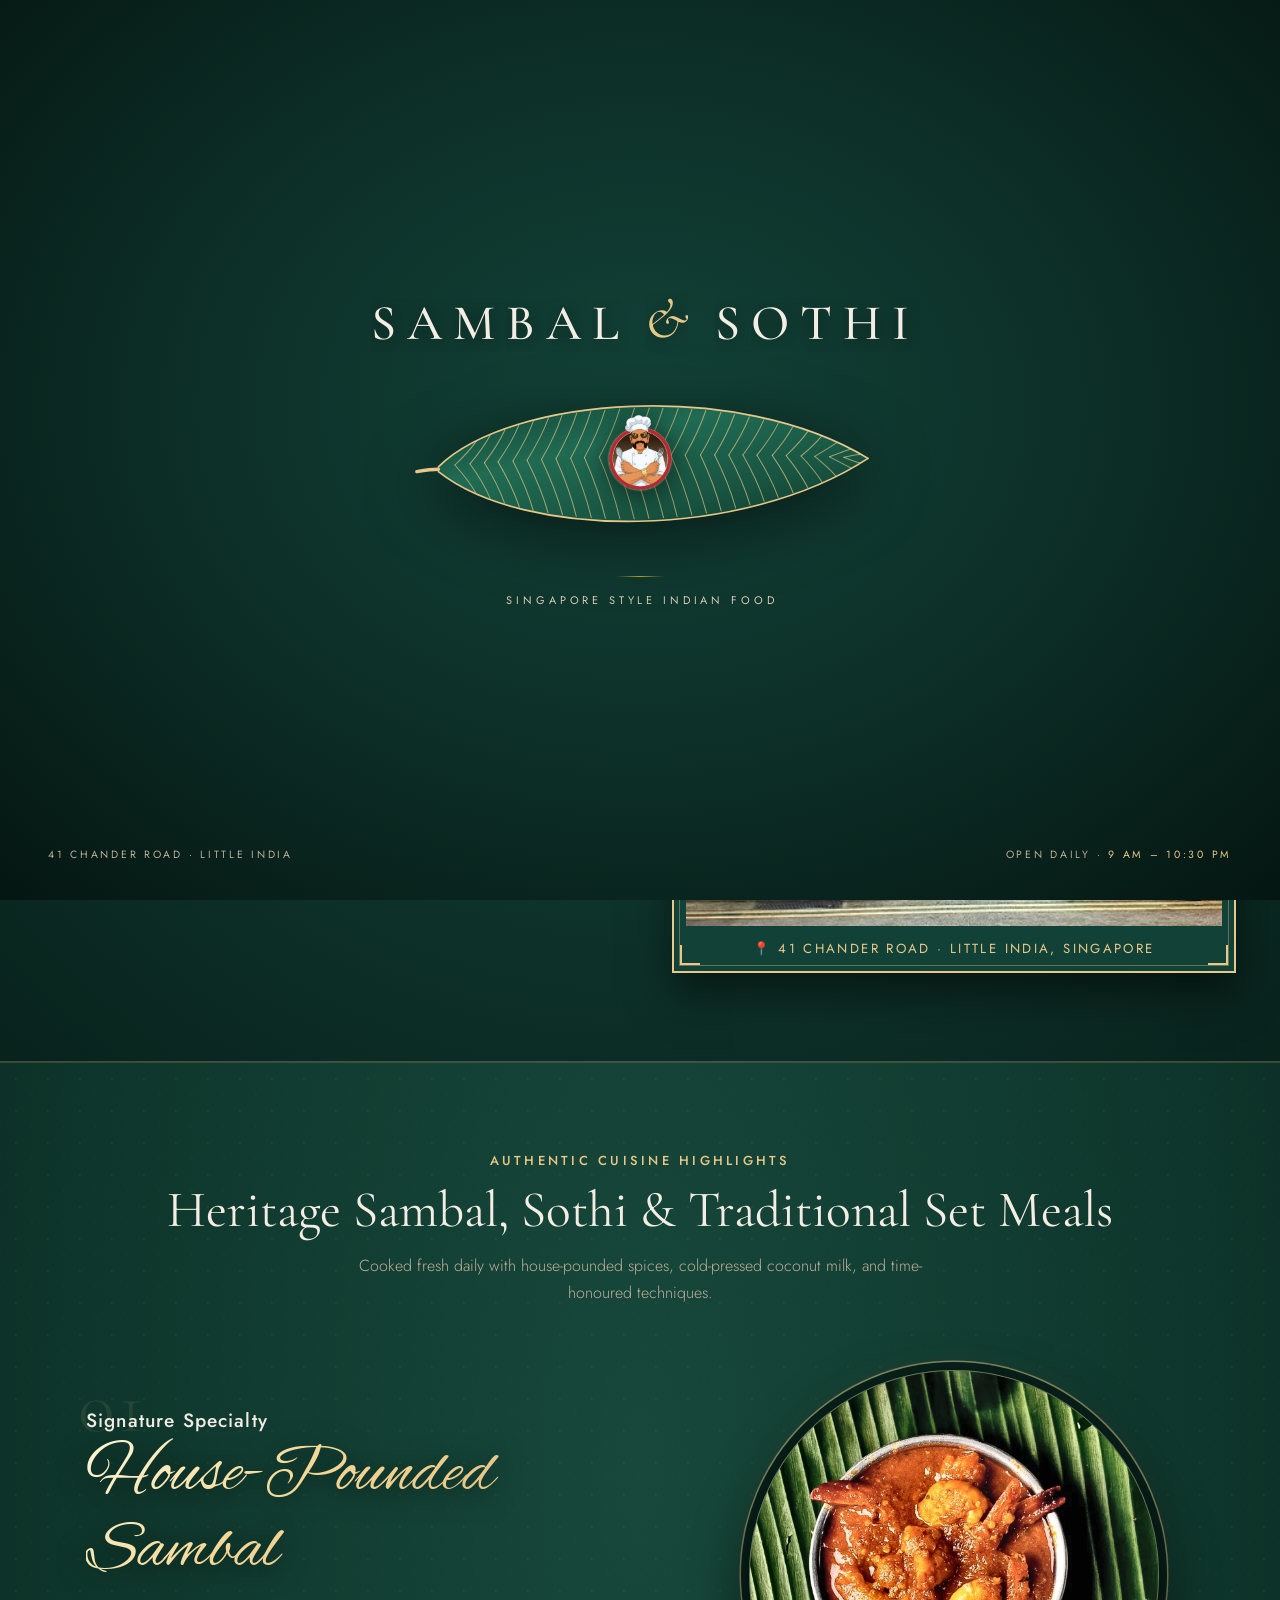
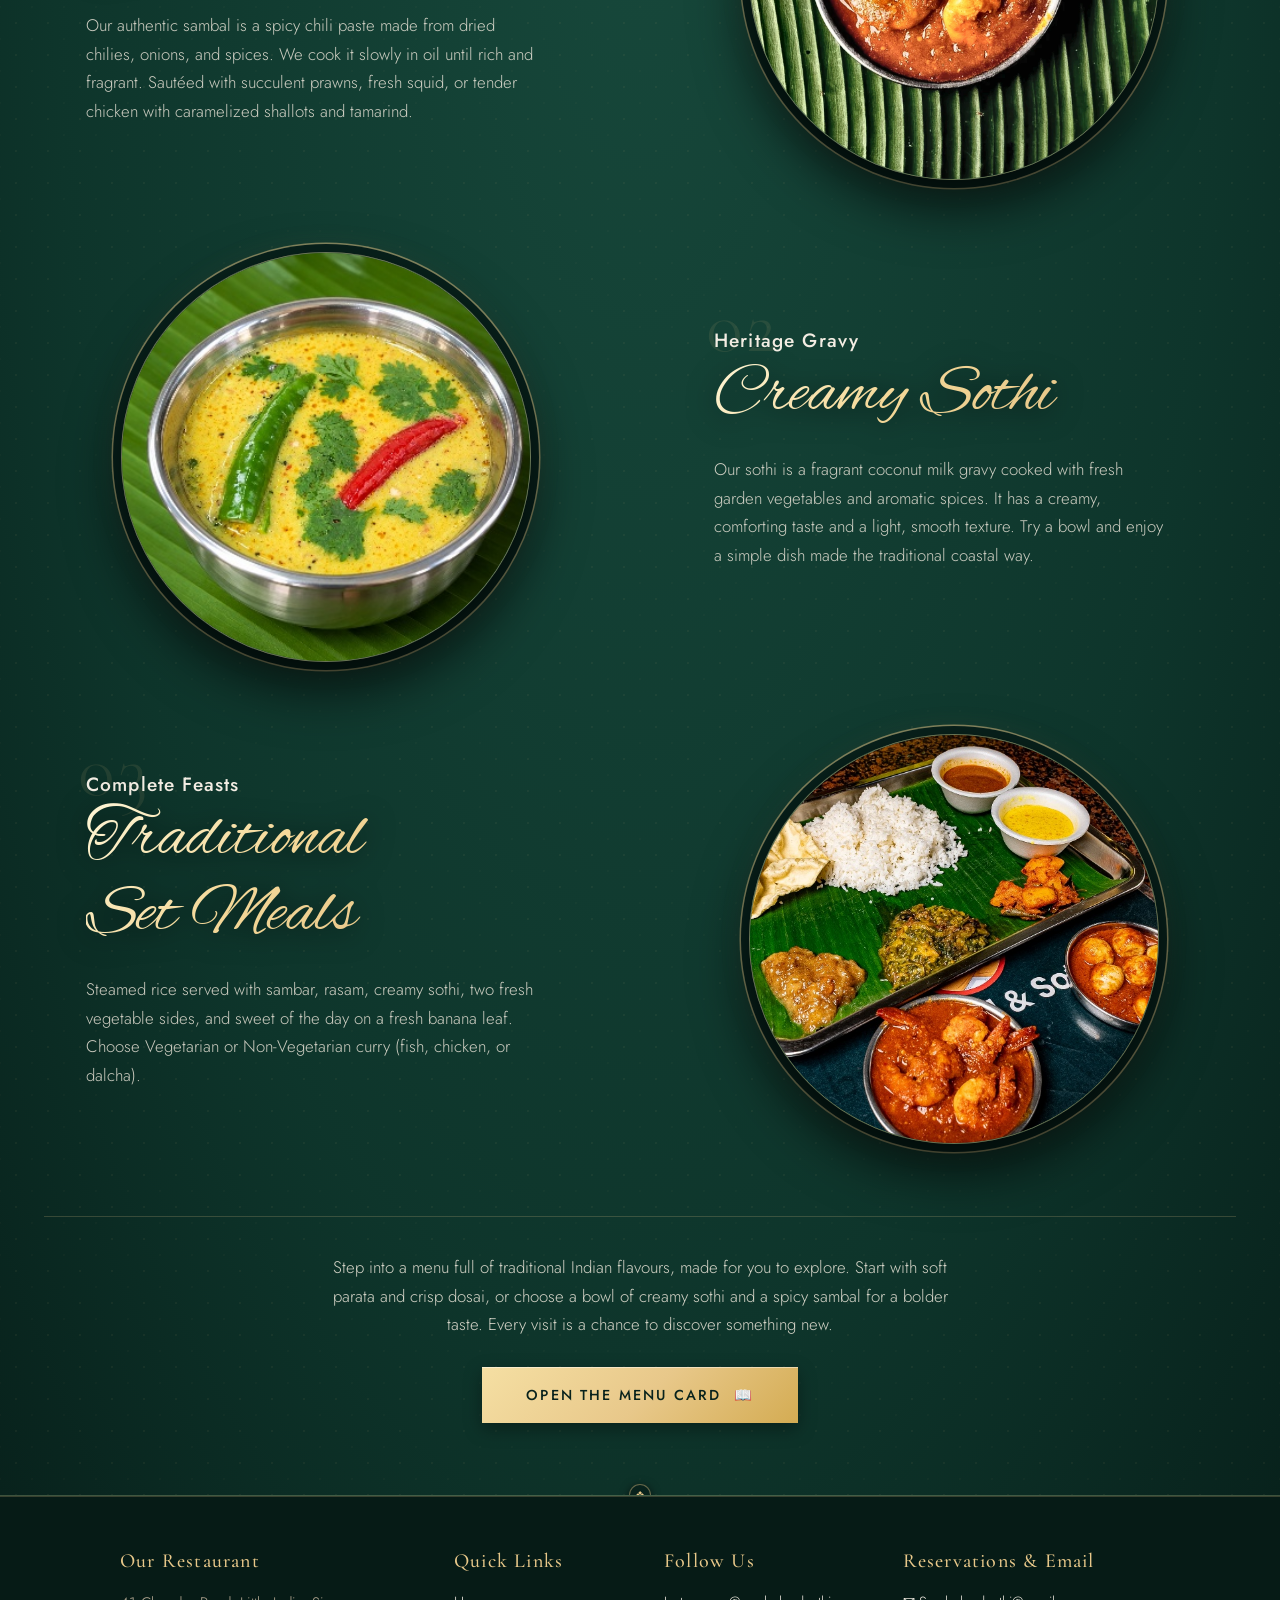
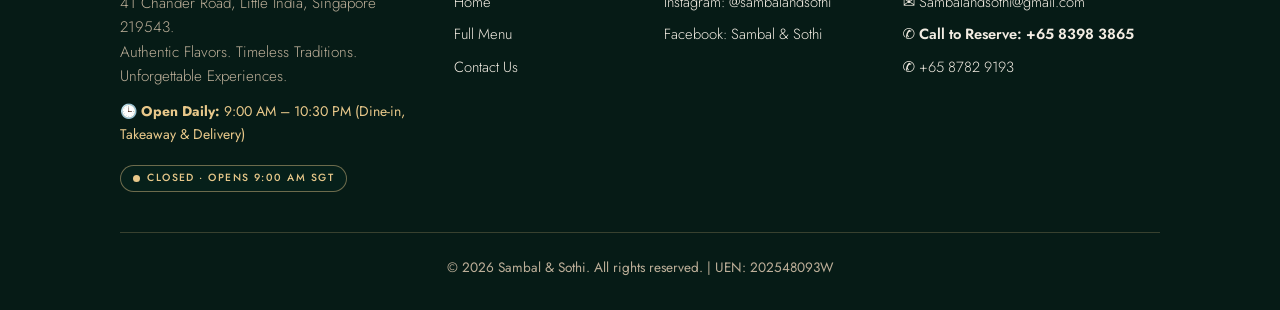
<file: about.html>
<!DOCTYPE html>
<html lang="en">
<head>
  <meta charset="UTF-8">
  <meta name="viewport" content="width=device-width, initial-scale=1">
  <title>Our Story | Sambal &amp; Sothi</title>
  <meta name="description" content="The Sambal &amp; Sothi story: South Indian and Sri Lankan recipes carried through generations, cooked fresh daily at 41 Chander Road, Little India, Singapore.">
  <meta name="theme-color" content="#0D3129">
  <link rel="preconnect" href="https://fonts.googleapis.com">
  <link rel="preconnect" href="https://fonts.gstatic.com" crossorigin>
  <link href="https://fonts.googleapis.com/css2?family=Alex+Brush&family=Cinzel:wght@500;700&family=Cormorant+Garamond:ital,wght@0,300;0,400;0,600;0,700;1,300;1,400&family=Jost:wght@300;400;500;600&family=Inter:wght@400;500;600&display=swap" rel="stylesheet">
  <link rel="preload" as="image" href="assets/img/brand-logo.png" fetchpriority="high">
  <link rel="stylesheet" href="assets/css/theme.css?v=19.3">
  <script>window.SS_THEME_URI = window.location.origin;</script>
  <style id="ss-preloader-critical-css">
/* =========================================================
   SAMBAL & SOTHI — BOTANICAL BANANA LEAF PRELOADER & GOLD IRIS
   Fine gold contour and lateral veins, royal chef seal, zero center branch
   ========================================================= */
* { box-sizing: border-box; }

html.ss-loading, html.ss-loading body {
  overflow: hidden !important;
}

#ss-preloader {
  --bg: #0D3129;
  --bg-deep: #051612;
  --bg-card: #124237;
  --ink: #F3EDE3;
  --muted: #BDAF99;
  --sub: #D6CBB8;
  --gold: #E8C88A;
  --gold-line: #C9A227;
  --gold-light: #FFF0CE;
  --serif: 'Cormorant Garamond', Georgia, serif;
  --sans: 'Jost', system-ui, -apple-system, sans-serif;
  --ease: cubic-bezier(.76,0,.24,1);
  --soft: cubic-bezier(.2,.7,.2,1);
  --s: 1;
  --cx: 50vw;
  --cy: 50vh;
  --r: 0px;
  --word-size: clamp(28px, 4.4vw, 50px);
  --dw: .12s;
  --dr: 1.85s;
  --dt: 1.95s;
  --ds: 1.55s;
  position: fixed !important;
  inset: 0 !important;
  z-index: 100000 !important;
  display: grid !important;
  place-items: center !important;
  color: var(--ink);
  background: radial-gradient(ellipse at 50% 45%, var(--bg-card) 0%, var(--bg) 46%, var(--bg-deep) 100%) !important;
  overflow: hidden !important;
  pointer-events: auto;
}
#ss-preloader.is-quick { --s: .55; }
#ss-preloader.is-iris {
  -webkit-mask-image: radial-gradient(circle at var(--cx) var(--cy), transparent var(--r), #000 calc(var(--r) + 1px)) !important;
          mask-image: radial-gradient(circle at var(--cx) var(--cy), transparent var(--r), #000 calc(var(--r) + 1px)) !important;
}
#ss-preloader.is-done { display: none !important; }

.ss-c {
  display: flex !important;
  flex-direction: column !important;
  align-items: center !important;
  text-align: center !important;
  padding: 0 16px !important;
  width: 100% !important;
  max-width: 680px !important;
}

/* Wordmark */
.ss-word {
  margin: 0 0 24px 0 !important;
  font-family: var(--serif) !important;
  font-size: var(--word-size) !important;
  font-weight: 500 !important;
  line-height: 1 !important;
  text-transform: uppercase !important;
  letter-spacing: .22em !important;
  padding-left: .22em !important;
  display: flex !important;
  align-items: flex-end !important;
  justify-content: center !important;
  gap: .3em !important;
  white-space: nowrap !important;
  color: var(--ink) !important;
  text-shadow: 0 4px 20px rgba(0,0,0,0.5) !important;
}
.ss-word .w, .ss-word .amp { display: inline-flex !important; }
.ss-word .amp {
  font-style: italic !important;
  font-weight: 400 !important;
  color: var(--gold) !important;
  text-transform: none !important;
  letter-spacing: 0 !important;
  font-size: 1.15em !important;
  margin-right: .2em !important;
}
.ss-ch { display: inline-block !important; overflow: hidden !important; padding-bottom: .08em !important; margin-bottom: -.08em !important; }
.ss-ch > i {
  display: inline-block !important; font-style: inherit !important;
  animation: ss-rise calc(0.9s * var(--s)) var(--ease) calc((var(--dw) + var(--i) * 32ms) * var(--s)) backwards !important;
  transition: transform .55s cubic-bezier(.6,0,.4,1) calc(var(--i) * 16ms) !important;
}

/* Banana leaf container */
.ss-leaf {
  position: relative !important;
  width: min(480px, 92vw) !important;
  margin: 0 auto !important;
  filter: drop-shadow(0 14px 32px rgba(0, 0, 0, 0.55)) !important;
}
.ss-leaf svg {
  display: block !important;
  width: 100% !important;
  height: auto !important;
  overflow: visible !important;
}
.ss-leaf .lf-unfurl {
  transform-origin: 200px 75px !important;
  animation: ss-unfurl calc(1.35s * var(--s)) var(--soft) calc(0.2s * var(--s)) backwards !important;
}
.ss-leaf .lf-exit {
  transform-origin: 200px 75px !important;
  transition: transform .55s var(--ease), opacity .45s ease !important;
}

/* Lush Emerald Gradient Leaf Body */
.ss-leaf .lf-fill {
  fill: url(#ss-banana-leaf-grad) !important;
  opacity: 0;
  animation: ss-show calc(0.9s * var(--s)) ease calc(0.25s * var(--s)) forwards;
}

/* Golden Perimeter Rim */
.ss-leaf .ln {
  fill: none;
  stroke: var(--gold);
  stroke-width: 1.4;
  stroke-linecap: round;
  stroke-linejoin: round;
  stroke-dasharray: 1;
  stroke-dashoffset: 1;
  animation: ss-draw calc(1.2s * var(--s)) var(--ease) calc(0.35s * var(--s)) forwards;
}

/* Natural Curving Stalk at Base */
.ss-leaf .ln.stem {
  stroke-width: 2.8;
  stroke: var(--gold);
  stroke-linecap: round;
  stroke-dasharray: 1;
  stroke-dashoffset: 1;
  animation: ss-draw calc(0.4s * var(--s)) var(--ease) calc(0.2s * var(--s)) forwards;
}

/* Radiant Lateral Veins */
.ss-leaf .vein {
  fill: none;
  stroke: var(--gold);
  stroke-width: 0.85;
  opacity: 0.65;
  stroke-linecap: round;
  stroke-dasharray: 1;
  stroke-dashoffset: 1;
  animation: ss-draw calc(0.45s * var(--s)) var(--soft) calc((0.7s + var(--k) * 20ms) * var(--s)) forwards;
}

/* Royal Chef Seal Medallion: Centered & Seated on Leaf */
.ss-seal.on-leaf {
  position: absolute !important;
  left: 50.0% !important;
  top: 48.0% !important;
  margin: 0 !important;
  width: 68px !important;
  aspect-ratio: 215 / 253 !important;
  transform: translate(-51.6%, -59.3%) !important;
  animation: ss-seal-leaf calc(0.85s * var(--s)) var(--soft) calc(var(--ds) * var(--s)) backwards !important;
  transition: opacity .4s ease, transform .5s var(--ease) !important;
}
.ss-seal-ring {
  position: absolute !important;
  inset: 0 !important;
  width: 100% !important;
  height: 100% !important;
  overflow: visible !important;
}
.ss-seal-ring .ring {
  fill: none !important;
  stroke: var(--gold) !important;
  stroke-width: 2.2 !important;
  stroke-dasharray: 1;
  stroke-dashoffset: 1;
  filter: drop-shadow(0 0 5px rgba(232, 200, 138, 0.45)) !important;
  animation: ss-draw calc(0.9s * var(--s)) var(--ease) calc((var(--ds) - .05s) * var(--s)) forwards !important;
}
.ss-seal img {
  position: relative !important;
  width: 100% !important;
  height: 100% !important;
  object-fit: contain !important;
  display: block !important;
  filter: drop-shadow(0 4px 14px rgba(0,0,0,0.65)) !important;
}
.ss-mono {
  width: 100% !important;
  height: 100% !important;
  display: grid !important;
  place-items: center !important;
  font-family: var(--serif) !important;
  font-style: italic !important;
  font-size: 20px !important;
  color: var(--gold) !important;
}

/* Rule and Subtitle */
.ss-rule {
  width: 48px !important;
  height: 1px !important;
  background: linear-gradient(90deg, transparent, var(--gold-line), transparent) !important;
  margin: 24px 0 14px !important;
  animation: ss-grow calc(0.8s * var(--s)) var(--ease) calc(var(--dr) * var(--s)) backwards !important;
  transition: transform .45s var(--ease), opacity .4s !important;
}
.ss-tag {
  margin: 0 !important;
  font-family: var(--sans) !important;
  font-size: 11px !important;
  font-weight: 400 !important;
  letter-spacing: .35em !important;
  padding-left: .35em !important;
  text-transform: uppercase !important;
  color: var(--sub) !important;
  animation: ss-fade calc(0.8s * var(--s)) ease calc(var(--dt) * var(--s)) backwards !important;
  transition: opacity .4s !important;
}

/* Footer Info */
.ss-foot {
  position: absolute !important;
  left: 0 !important;
  right: 0 !important;
  bottom: 0 !important;
  display: flex !important;
  justify-content: space-between !important;
  align-items: flex-end !important;
  gap: 16px !important;
  padding: 0 clamp(16px, 4vw, 48px) clamp(18px, 4vh, 36px) !important;
  font-family: var(--sans) !important;
  font-size: 10.5px !important;
  line-height: 1.6 !important;
  letter-spacing: .26em !important;
  text-transform: uppercase !important;
  color: var(--muted) !important;
  animation: ss-fade 1.1s ease calc(0.2s * var(--s)) backwards !important;
  transition: opacity .4s !important;
}
.ss-foot .gold { color: var(--gold) !important; }

/* Circular Iris Bloom Edge */
.ss-edge {
  position: fixed !important;
  left: 0 !important;
  top: 0 !important;
  width: 0 !important;
  height: 0 !important;
  box-sizing: border-box !important;
  border: 1.5px solid var(--gold) !important;
  border-radius: 50% !important;
  opacity: 0 !important;
  pointer-events: none !important;
  box-shadow: 0 0 45px rgba(0,0,0,.5) !important;
}
#ss-preloader.is-iris .ss-edge { opacity: 1 !important; }

/* Exit states */
#ss-preloader.is-out .ss-ch > i { transform: translateY(-115%) !important; }
#ss-preloader.is-out .ss-rule { transform: scaleX(0) !important; }
#ss-preloader.is-out .ss-tag, #ss-preloader.is-out .ss-foot { opacity: 0 !important; }
#ss-preloader.is-out .lf-exit { transform: scaleY(.08) !important; opacity: 0 !important; }
#ss-preloader.is-out .ss-seal.on-leaf { transform: translate(-51.6%, -59.3%) scale(.85) !important; opacity: 0 !important; }

@keyframes ss-rise { from { transform: translateY(115%); } }
@keyframes ss-grow { from { transform: scaleX(0); } }
@keyframes ss-fade { from { opacity: 0; } }
@keyframes ss-show { from { opacity: 0; } to { opacity: 1; } }
@keyframes ss-draw { to { stroke-dashoffset: 0; } }
@keyframes ss-unfurl { from { transform: scaleY(.15) scaleX(.93); opacity: 0.35; } }
@keyframes ss-seal-leaf { from { opacity: 0; transform: translate(-51.6%, -52%) scale(.75); } }

/* Mobile Drawer Fix */
.mobile-nav.active {
  opacity: 1 !important;
  visibility: visible !important;
  pointer-events: auto !important;
}

@media (max-width: 520px) {
  .ss-word { letter-spacing: .15em !important; font-size: 28px !important; }
  .ss-tag { font-size: 9.5px !important; letter-spacing: .25em !important; }
  .ss-seal.on-leaf { width: 56px !important; }
  .ss-leaf { width: 92vw !important; }
  .ss-street, .ss-hours-label { display: none !important; }
  .ss-foot { font-size: 9.5px !important; letter-spacing: .2em !important; }
}

@media (prefers-reduced-motion: reduce) {
  #ss-preloader * { animation: none !important; }
  .ss-leaf .ln, .ss-leaf .vein, .ss-seal-ring .ring { stroke-dashoffset: 0 !important; }
  .ss-leaf .lf-fill { opacity: 1 !important; }
}
  </style>
</head>
<body>
  <div class="bg-grain"></div>
  <!-- Royal Organic Banana Leaf Preloader & Gold Iris Aperture -->
  <div id="ss-preloader" aria-hidden="true" data-min="2400">
    <div class="ss-c">
      <h2 class="ss-word"><span class="w">Sambal</span><span class="amp">&amp;</span><span class="w">Sothi</span></h2>
      
      <div class="ss-leaf">
        <svg viewBox="0 0 400 150">
          <defs>
            <linearGradient id="ss-banana-leaf-grad" x1="0%" y1="0%" x2="100%" y2="100%">
              <stop offset="0%" stop-color="#124637" stop-opacity="0.94"/>
              <stop offset="35%" stop-color="#216D54" stop-opacity="0.98"/>
              <stop offset="70%" stop-color="#1A5844" stop-opacity="0.95"/>
              <stop offset="100%" stop-color="#0D3529" stop-opacity="0.96"/>
            </linearGradient>
            <clipPath id="ss-leaf-clip">
              <path d="M32 79 C92 20 282 6 390 72 C286 140 104 140 32 83 Z"/>
            </clipPath>
          </defs>
          <g class="lf-exit">
            <g class="lf-unfurl">
              <!-- Lush Botanical Leaf Body -->
              <path class="lf-fill" d="M32 79 C92 20 282 6 390 72 C286 140 104 140 32 83 Z"/>

              <!-- Flowing Lateral Veins Clipped Inside Natural Leaf Body -->
              <g clip-path="url(#ss-leaf-clip)">
                <path class="vein" pathLength="1" style="--k:0" d="M45.8 77.5 Q57.7 66.1 63.5 57.8"/>
                <path class="vein" pathLength="1" style="--k:0" d="M45.8 77.5 Q57.4 90.6 63.1 100.7"/>
                <path class="vein" pathLength="1" style="--k:1" d="M58.3 76.5 Q69.7 63.1 75.1 52.7"/>
                <path class="vein" pathLength="1" style="--k:1" d="M58.3 76.5 Q69.7 92.4 75.1 105.3"/>
                <path class="vein" pathLength="1" style="--k:2" d="M70.3 75.7 Q81.9 60.4 87.5 48.1"/>
                <path class="vein" pathLength="1" style="--k:2" d="M70.3 75.7 Q81.7 93.9 87.0 109.1"/>
                <path class="vein" pathLength="1" style="--k:3" d="M81.7 74.9 Q93.4 58.2 99.0 44.5"/>
                <path class="vein" pathLength="1" style="--k:3" d="M81.7 74.9 Q93.6 95.2 99.5 112.5"/>
                <path class="vein" pathLength="1" style="--k:4" d="M94.1 74.2 Q105.6 56.2 111.1 41.2"/>
                <path class="vein" pathLength="1" style="--k:4" d="M94.1 74.2 Q105.5 96.1 110.9 115.0"/>
                <path class="vein" pathLength="1" style="--k:5" d="M105.9 73.5 Q117.8 54.4 123.7 38.4"/>
                <path class="vein" pathLength="1" style="--k:5" d="M105.9 73.5 Q117.7 96.9 123.4 117.3"/>
                <path class="vein" pathLength="1" style="--k:6" d="M117.9 72.9 Q129.4 53.1 134.9 36.3"/>
                <path class="vein" pathLength="1" style="--k:6" d="M117.9 72.9 Q129.7 97.4 135.5 119.0"/>
                <path class="vein" pathLength="1" style="--k:7" d="M130.0 72.3 Q141.6 51.8 147.3 34.3"/>
                <path class="vein" pathLength="1" style="--k:7" d="M130.0 72.3 Q141.4 97.8 146.9 120.3"/>
                <path class="vein" pathLength="1" style="--k:8" d="M142.2 71.8 Q153.6 50.8 159.0 32.8"/>
                <path class="vein" pathLength="1" style="--k:8" d="M142.2 71.8 Q153.8 98.0 159.4 121.3"/>
                <path class="vein" pathLength="1" style="--k:9" d="M153.7 71.3 Q165.3 50.0 170.9 31.6"/>
                <path class="vein" pathLength="1" style="--k:9" d="M153.7 71.3 Q165.4 98.1 171.2 122.0"/>
                <path class="vein" pathLength="1" style="--k:10" d="M166.1 70.9 Q177.6 49.3 183.1 30.7"/>
                <path class="vein" pathLength="1" style="--k:10" d="M166.1 70.9 Q177.7 98.1 183.2 122.3"/>
                <path class="vein" pathLength="1" style="--k:11" d="M177.8 70.5 Q189.6 48.9 195.4 30.2"/>
                <path class="vein" pathLength="1" style="--k:11" d="M177.8 70.5 Q189.5 97.9 195.2 122.3"/>
                <path class="vein" pathLength="1" style="--k:12" d="M190.4 70.2 Q202.1 48.6 207.8 30.0"/>
                <path class="vein" pathLength="1" style="--k:12" d="M190.4 70.2 Q201.9 97.6 207.4 121.9"/>
                <path class="vein" pathLength="1" style="--k:13" d="M202.1 69.9 Q213.7 48.5 219.2 30.1"/>
                <path class="vein" pathLength="1" style="--k:13" d="M202.1 69.9 Q213.9 97.1 219.6 121.3"/>
                <path class="vein" pathLength="1" style="--k:14" d="M213.9 69.7 Q225.9 48.6 231.8 30.5"/>
                <path class="vein" pathLength="1" style="--k:14" d="M213.9 69.7 Q225.4 96.5 230.9 120.4"/>
                <path class="vein" pathLength="1" style="--k:15" d="M225.7 69.5 Q237.5 48.8 243.3 31.2"/>
                <path class="vein" pathLength="1" style="--k:15" d="M225.7 69.5 Q237.5 95.8 243.2 119.1"/>
                <path class="vein" pathLength="1" style="--k:16" d="M237.6 69.3 Q249.2 49.2 254.8 32.1"/>
                <path class="vein" pathLength="1" style="--k:16" d="M237.6 69.3 Q249.5 94.9 255.4 117.5"/>
                <path class="vein" pathLength="1" style="--k:17" d="M250.4 69.2 Q261.9 49.9 267.4 33.6"/>
                <path class="vein" pathLength="1" style="--k:17" d="M250.4 69.2 Q262.0 93.9 267.6 115.6"/>
                <path class="vein" pathLength="1" style="--k:18" d="M262.2 69.2 Q273.5 50.7 278.8 35.2"/>
                <path class="vein" pathLength="1" style="--k:18" d="M262.2 69.2 Q274.0 92.7 279.7 113.3"/>
                <path class="vein" pathLength="1" style="--k:19" d="M274.0 69.2 Q285.6 51.7 291.1 37.3"/>
                <path class="vein" pathLength="1" style="--k:19" d="M274.0 69.2 Q285.9 91.4 291.7 110.7"/>
                <path class="vein" pathLength="1" style="--k:20" d="M285.8 69.2 Q297.6 53.0 303.3 39.7"/>
                <path class="vein" pathLength="1" style="--k:20" d="M285.8 69.2 Q297.7 90.0 303.5 107.8"/>
                <path class="vein" pathLength="1" style="--k:21" d="M297.5 69.3 Q309.4 54.5 315.3 42.6"/>
                <path class="vein" pathLength="1" style="--k:21" d="M297.5 69.3 Q309.4 88.4 315.2 104.5"/>
                <path class="vein" pathLength="1" style="--k:22" d="M310.2 69.5 Q321.7 56.1 327.2 45.8"/>
                <path class="vein" pathLength="1" style="--k:22" d="M310.2 69.5 Q321.9 86.5 327.6 100.6"/>
                <path class="vein" pathLength="1" style="--k:23" d="M321.8 69.7 Q333.7 58.2 339.7 49.7"/>
                <path class="vein" pathLength="1" style="--k:23" d="M321.8 69.7 Q333.7 84.5 339.7 96.2"/>
                <path class="vein" pathLength="1" style="--k:24" d="M334.2 70.0 Q345.6 60.4 351.0 53.8"/>
                <path class="vein" pathLength="1" style="--k:24" d="M334.2 70.0 Q345.9 82.2 351.5 91.5"/>
                <path class="vein" pathLength="1" style="--k:25" d="M345.6 70.3 Q357.6 63.1 363.7 59.0"/>
                <path class="vein" pathLength="1" style="--k:25" d="M345.6 70.3 Q357.3 79.8 362.9 86.3"/>
                <path class="vein" pathLength="1" style="--k:26" d="M357.9 70.7 Q369.5 66.0 375.1 64.3"/>
                <path class="vein" pathLength="1" style="--k:26" d="M357.9 70.7 Q369.7 76.8 375.6 79.9"/>
                <path class="vein" pathLength="1" style="--k:27" d="M369.9 71.1 Q379.8 68.4 383.7 68.7"/>
                <path class="vein" pathLength="1" style="--k:27" d="M369.9 71.1 Q379.5 75.0 383.1 75.8"/>
              </g>

              <!-- Natural Outer Perimeter Gold Outlines (NO middle gold branch!) -->
              <path class="ln" pathLength="1" d="M32.0 79.0 C92.0 20.0 282.0 6.0 390.0 72.0"/>
              <path class="ln" pathLength="1" d="M32.0 83.0 C104.0 140.0 286.0 140.0 390.0 72.0"/>
              <path class="ln stem" pathLength="1" d="M 14 83 C 20 82, 26 81, 32 81"/>
            </g>
          </g>
        </svg>

        <!-- Royal Chef Seal Medallion: Centered & Seated on Leaf -->
        <div class="ss-seal on-leaf">
          <svg class="ss-seal-ring" viewBox="0 0 215 253">
            <circle class="ring" cx="111" cy="150" r="99" pathLength="1" transform="rotate(-90 111 150)"/>
          </svg>
          <img src="assets/img/brand-logo.png" alt="Sambal &amp; Sothi Official Chef Logo" class="ss-seal-img" onerror="this.replaceWith(Object.assign(document.createElement('div'),{className:'ss-mono',textContent:'S&S'}))">
        </div>
      </div>

      <div class="ss-rule"></div>
      <p class="ss-tag">Singapore Style Indian Food</p>
    </div>

    <div class="ss-foot">
      <span><span class="ss-street">41 Chander Road &middot; </span>Little India</span>
      <span><span class="ss-hours-label">Open daily &middot; </span><span class="gold">9 AM &ndash; 10:30 PM</span></span>
    </div>
    <div class="ss-edge"></div>
  </div>

  <script>
    (function() {
      var pl = document.getElementById('ss-preloader');
      if (!pl || pl.dataset.managed) return;
      pl.dataset.managed = 'true';
      var root = document.documentElement;
      var edge = pl.querySelector('.ss-edge');
      var reduce = window.matchMedia && window.matchMedia('(prefers-reduced-motion: reduce)').matches;

      // Split title letters
      var idx = 0;
      pl.querySelectorAll('.ss-word .w, .ss-word .amp').forEach(function(el) {
        var t = el.textContent;
        el.textContent = '';
        for (var k = 0; k < t.length; k++) {
          var m = document.createElement('span');
          m.className = 'ss-ch';
          var c = document.createElement('i');
          c.textContent = t[k];
          c.style.setProperty('--i', idx++);
          m.appendChild(c);
          el.appendChild(m);
        }
      });

      var first = true;
      try {
        first = sessionStorage.getItem('ss-visited') !== '1';
        sessionStorage.setItem('ss-visited', '1');
      } catch(e) {}
      if (!first) pl.classList.add('is-quick');
      var S = first ? 1 : 0.55;
      var MIN = parseInt(pl.getAttribute('data-min') || (first ? '2400' : '1400'), 10);
      var MAX = 4800;
      root.classList.add('ss-loading');
      var start = (typeof performance !== 'undefined' && performance.now) ? performance.now() : Date.now();
      var leaving = false;

      function easeQ(k) { return k < 0.5 ? 8 * k * k * k * k : 1 - Math.pow(-2 * k + 2, 4) / 2; }

      function tween(dur, delay, step, done) {
        setTimeout(function() {
          var t0 = (typeof performance !== 'undefined' && performance.now) ? performance.now() : Date.now();
          function f(now) {
            var k = Math.min(1, (now - t0) / dur);
            step(k);
            if (k < 1) requestAnimationFrame(f);
            else if (done) done();
          }
          requestAnimationFrame(f);
        }, delay || 0);
      }

      function farthest(cx, cy) {
        return Math.hypot(Math.max(cx, window.innerWidth - cx), Math.max(cy, window.innerHeight - cy)) + 40;
      }

      function iris(cx, cy, a, b, dur, done) {
        pl.style.setProperty('--cx', cx + 'px');
        pl.style.setProperty('--cy', cy + 'px');
        tween(dur, 0, function(k) {
          var r = a + (b - a) * easeQ(k);
          var er = r + 3;
          pl.style.setProperty('--r', r + 'px');
          if (edge) {
            edge.style.width = edge.style.height = (er * 2) + 'px';
            edge.style.transform = 'translate(' + (cx - er) + 'px,' + (cy - er) + 'px)';
            edge.style.opacity = a < b ? String(1 - Math.pow(k, 3)) : '1';
          }
        }, done);
      }

      function leave() {
        if (leaving) return;
        leaving = true;
        var nowTime = (typeof performance !== 'undefined' && performance.now) ? performance.now() : Date.now();
        var wait = Math.max(0, MIN - (nowTime - start));

        setTimeout(function() {
          pl.classList.add('is-out');
          if (reduce) {
            pl.style.transition = 'opacity 0.4s ease';
            pl.style.opacity = '0';
            root.classList.remove('ss-loading');
            setTimeout(function() { pl.classList.add('is-done'); pl.style.display = 'none'; }, 420);
            return;
          }

          var hold = 420;
          setTimeout(function() {
            var seal = pl.querySelector('.ss-seal') || pl.querySelector('.ss-c');
            var rc = seal ? seal.getBoundingClientRect() : { left: window.innerWidth / 2 - 34, top: window.innerHeight / 2 - 40, width: 68, height: 80 };
            var cx = rc.left + rc.width / 2;
            var cy = rc.top + rc.height / 2;
            pl.style.setProperty('--r', '0px');
            pl.classList.add('is-iris');
            root.classList.remove('ss-loading');

            iris(cx, cy, 0, farthest(cx, cy), 950, function() {
              pl.classList.add('is-done');
              pl.classList.remove('is-iris');
              pl.style.display = 'none';
            });
          }, hold);
        }, wait);
      }

      if (document.readyState === 'complete') {
        leave();
      } else {
        window.addEventListener('load', leave);
      }
      setTimeout(leave, MAX);
    })();
  </script>

  <header class="site-header">
    <div class="header-container">
      <a href="index.html" class="brand-logo">
        <span class="logo-badge-wrapper"><img src="assets/img/brand-logo.png" alt="Sambal &amp; Sothi" class="logo-badge-img"></span>
        <span class="brand-title"><span class="brand-name">Sambal &amp; Sothi</span><span class="brand-sub">SINGAPORE STYLE INDIAN FOOD</span></span>
      </a>
      <nav class="nav-links" aria-label="Main Navigation">
        <a href="index.html">Home</a>
        <a href="menu.html">Menu</a>
        <a href="contact.html">Contact</a>
      </nav>
      <a href="tel:+6583983865" class="btn-reserve" aria-label="Call to Reserve">
        <svg class="btn-reserve-icon-svg" viewBox="0 0 24 24" width="14" height="14" fill="currentColor"><path d="M6.62 10.79a15.053 15.053 0 006.59 6.59l2.2-2.2a1 1 0 011.02-.24c1.12.37 2.33.57 3.57.57a1 1 0 011 1V20a1 1 0 01-1 1A17 17 0 013 4a1 1 0 011-1h3.5a1 1 0 011 1c0 1.25.2 2.45.57 3.57a1 1 0 01-.25 1.02l-2.2 2.2z"/></svg>
        <span class="btn-reserve-text-full">Call to Reserve</span><span class="btn-reserve-text-short">Reserve</span>
      </a>
      <button type="button" class="burger-btn" id="burger-btn" aria-label="Open menu"><svg class="burger-icon-svg" width="22" height="16" viewBox="0 0 22 16" fill="none" xmlns="http://www.w3.org/2000/svg" aria-hidden="true"><line x1="1" y1="2" x2="21" y2="2" stroke="currentColor" stroke-width="1.8" stroke-linecap="round"/><line x1="5" y1="8" x2="21" y2="8" stroke="currentColor" stroke-width="1.8" stroke-linecap="round"/><line x1="1" y1="14" x2="21" y2="14" stroke="currentColor" stroke-width="1.8" stroke-linecap="round"/></svg></button>
    </div>
  </header>

  <div class="mobile-nav" id="mobile-nav" aria-label="Mobile Navigation">
    <div class="mobile-nav-frame">
      <div class="corner-flourish tl"></div>
      <div class="corner-flourish tr"></div>
      <div class="corner-flourish bl"></div>
      <div class="corner-flourish br"></div>
      <button type="button" class="mobile-nav-close" id="mobile-nav-close" aria-label="Close menu">&times;</button>
      <div class="mobile-nav-brand">
        <img src="assets/img/brand-logo.png" alt="Sambal &amp; Sothi Official Chef Logo" class="mobile-nav-logo">
        <span class="mobile-nav-brand-name">Sambal &amp; Sothi</span>
        <span class="mobile-nav-brand-sub">SINGAPORE STYLE INDIAN FOOD</span>
      </div>
      <div class="mobile-nav-links-group">
        <a href="index.html">Home</a>
        <a href="menu.html">Menu</a>
        <a href="contact.html">Contact</a>
      </div>
      <a href="tel:+6583983865" class="btn-primary mobile-nav-cta">&#9990; Call to Reserve</a>
      <div class="mobile-nav-footer">
        <span class="mobile-nav-address">41 Chander Road · Little India, Singapore</span>
        <span class="mobile-nav-hours">Open Daily: 9:00 AM – 10:30 PM</span>
      </div>
    </div>
  </div>

  <a href="https://wa.me/6583983865" target="_blank" rel="noopener" class="whatsapp-float" aria-label="Chat on WhatsApp">
    <svg class="whatsapp-icon-svg" viewBox="0 0 24 24"><path d="M.057 24l1.687-6.163c-1.041-1.804-1.588-3.849-1.587-5.946.003-6.556 5.338-11.891 11.893-11.891 3.181.001 6.167 1.24 8.413 3.488 2.245 2.248 3.481 5.236 3.48 8.414-.003 6.557-5.338 11.892-11.893 11.892-1.99-.001-3.951-.5-5.688-1.448l-6.305 1.654zm6.597-3.807c1.676.995 3.276 1.591 5.392 1.592 5.448 0 9.886-4.434 9.889-9.885.002-5.462-4.415-9.89-9.881-9.892-5.452 0-9.887 4.434-9.889 9.884-.001 2.225.651 3.891 1.746 5.634l-.999 3.648 3.742-.981z"/></svg>
    <span>WhatsApp Us</span>
  </a>

  <main id="main" class="main-padding">
    <section class="section about-us-section" id="about-story" style="background: var(--color-bg-secondary); border-top: 1px solid var(--color-border-gold); border-bottom: 1px solid var(--color-border-gold);">
      <div class="container">
        <div class="about-story-grid">
          <div>
            <div class="section-tag">OUR STORY</div>
            <h1 class="section-title">The Heart Behind Every Plate</h1>
            <div style="color: var(--color-text-muted); font-size: 1.05rem; line-height: 1.75; margin-bottom: 1.75rem;">
              <p style="margin-bottom: 1rem;">Every morning, our kitchen comes alive with the aroma of freshly ground spices. Our cooks prepare each dish by hand, stir the sambal slowly and let the sothi simmer until the flavour is just right.</p>
              <p style="margin-bottom: 1rem;">In the dining area, our friendly team welcomes you with a warm smile and is always happy to explain the dishes. Whether you are visiting for the first time or the fiftieth, we want you to feel like family.</p>
              <p>Come in, explore the menu and discover the taste of home.</p>
            </div>
            <div style="display: flex; gap: 1rem; flex-wrap: wrap;">
              <a href="tel:+6583983865" class="btn-primary">Call to Reserve</a>
              <a href="menu.html" class="btn-secondary">View Menu Book</a>
            </div>
          </div>
          <div class="story-luxury-frame" style="border: 2px solid var(--color-accent-gold-light); padding: 0.75rem; background: var(--color-bg-card); box-shadow: 0 20px 40px rgba(0,0,0,0.5); position: relative;">
            <div class="corner-flourish tl"></div>
            <div class="corner-flourish tr"></div>
            <div class="corner-flourish bl"></div>
            <div class="corner-flourish br"></div>
            <img src="assets/img/restaurant-front.jpg" alt="Sambal &amp; Sothi Storefront on Chander Road" style="width: 100%; aspect-ratio: 4/5; object-fit: cover; display: block;">
            <div style="text-align: center; margin-top: 0.75rem; font-family: var(--font-body); font-size: 0.825rem; letter-spacing: 0.18em; text-transform: uppercase; color: var(--color-accent-gold-light);">
              📍 41 CHANDER ROAD · LITTLE INDIA, SINGAPORE
            </div>
          </div>
        </div>
      </div>
    </section>

    <section class="section artisanal-highlights-section" id="signature-highlights">
      <div class="artisanal-bg-watermark"></div>
      <div class="artisanal-container">
        <div class="artisanal-header">
          <div class="section-tag">AUTHENTIC CUISINE HIGHLIGHTS</div>
          <h2 class="section-title">Heritage Sambal, Sothi &amp; Traditional Set Meals</h2>
          <p class="section-desc">Cooked fresh daily with house-pounded spices, cold-pressed coconut milk, and time-honoured techniques.</p>
        </div>

        <div class="artisanal-row">
          <div class="artisanal-content">
            <div class="artisanal-cat-title">Signature Specialty</div>
            <h3 class="artisanal-script-title">House-Pounded Sambal</h3>
            <p class="artisanal-desc">
              Our authentic sambal is a spicy chili paste made from dried chilies, onions, and spices. We cook it slowly in oil until rich and fragrant. Sautéed with succulent prawns, fresh squid, or tender chicken with caramelized shallots and tamarind.
            </p>
          </div>
          <div class="artisanal-plate-box">
            <img src="assets/img/dish-prawn-sambal.jpg" alt="House-Pounded Sambal" class="artisanal-plate-img" loading="lazy">
          </div>
        </div>

        <div class="artisanal-row reverse-mobile">
          <div class="artisanal-plate-box">
            <img src="assets/img/authentic-sothi-bowl.jpg" alt="Fragrant Creamy Sothi" class="artisanal-plate-img" loading="lazy">
          </div>
          <div class="artisanal-content">
            <div class="artisanal-cat-title">Heritage Gravy</div>
            <h3 class="artisanal-script-title">Creamy Sothi</h3>
            <p class="artisanal-desc">
              Our sothi is a fragrant coconut milk gravy cooked with fresh garden vegetables and aromatic spices. It has a creamy, comforting taste and a light, smooth texture. Try a bowl and enjoy a simple dish made the traditional coastal way.
            </p>
          </div>
        </div>

        <div class="artisanal-row">
          <div class="artisanal-content">
            <div class="artisanal-cat-title">Complete Feasts</div>
            <h3 class="artisanal-script-title">Traditional Set Meals</h3>
            <p class="artisanal-desc">
              Steamed rice served with sambar, rasam, creamy sothi, two fresh vegetable sides, and sweet of the day on a fresh banana leaf. Choose Vegetarian or Non-Vegetarian curry (fish, chicken, or dalcha).
            </p>
          </div>
          <div class="artisanal-plate-box">
            <img src="assets/img/authentic-set-meal-nonveg.jpg" alt="Traditional Set Meals" class="artisanal-plate-img" loading="lazy">
          </div>
        </div>

        <div style="text-align: center; margin-top: 3.5rem; padding-top: 2.25rem; border-top: 1px solid rgba(232, 200, 138, 0.2);">
          <p class="section-desc" style="max-width: 65ch; margin: 0 auto 1.75rem; color: rgba(245, 237, 224, 0.85); font-size: 1.05rem; line-height: 1.7;">
            Step into a menu full of traditional Indian flavours, made for you to explore. Start with soft parata and crisp dosai, or choose a bowl of creamy sothi and a spicy sambal for a bolder taste. Every visit is a chance to discover something new.
          </p>
          <a href="menu.html" class="btn-primary" style="padding: 1.05rem 2.75rem; font-size: 0.9rem; letter-spacing: 0.15em; font-weight: 500;">
            OPEN THE MENU CARD &nbsp;📖
          </a>
        </div>
      </div>
    </section>
  </main>

    <footer class="site-footer">
    <div class="container">
      <div class="footer-grid">
        <div>
          <div class="footer-heading">Our Restaurant</div>
          <p class="section-desc" style="font-size:0.95rem;line-height:1.6;color:var(--color-text-muted);">
            41 Chander Road, Little India, Singapore 219543.<br>
            Authentic Flavors. Timeless Traditions. Unforgettable Experiences.
          </p>
          <div style="margin-top:0.75rem;color:var(--color-accent-gold-light);font-size:0.875rem;">
            🕒 <strong>Open Daily:</strong> 9:00 AM – 10:30 PM (Dine-in, Takeaway &amp; Delivery)
          </div>
        </div>
        <div>
          <div class="footer-heading">Quick Links</div>
          <div class="footer-links">
            <a href="index.html">Home</a>
            <a href="menu.html">Full Menu</a>
            <a href="contact.html">Contact Us</a>
          </div>
        </div>
        <div>
          <div class="footer-heading">Follow Us</div>
          <div class="footer-links">
            <a href="https://www.instagram.com/sambalandsothi" target="_blank" rel="noopener">Instagram: @sambalandsothi</a>
            <a href="https://www.facebook.com/sambalandsothi" target="_blank" rel="noopener">Facebook: Sambal &amp; Sothi</a>
          </div>
        </div>
        <div>
          <div class="footer-heading">Reservations &amp; Email</div>
          <div class="footer-links">
            <a href="mailto:Sambalandsothi@gmail.com" style="color:var(--color-accent-gold-light);">✉ Sambalandsothi@gmail.com</a>
            <a href="tel:+6583983865" style="color:var(--color-accent-gold-light);font-weight:600;display:inline-flex;align-items:center;gap:6px;">&#9990; Call to Reserve: +65 8398 3865</a>
            <a href="tel:+6587829193">✆ +65 8782 9193</a>
          </div>
        </div>
      </div>
      <div style="margin-top:2.5rem;border-top:1px solid var(--color-border-gold);padding-top:1.5rem;text-align:center;color:var(--color-text-muted);font-size:.85rem;">© 2026 Sambal &amp; Sothi. All rights reserved. | UEN: 202548093W</div>
    </div>
  </footer>

  <script src="assets/js/main.js?v=19.3" defer></script>
</body>
</html>
</file>
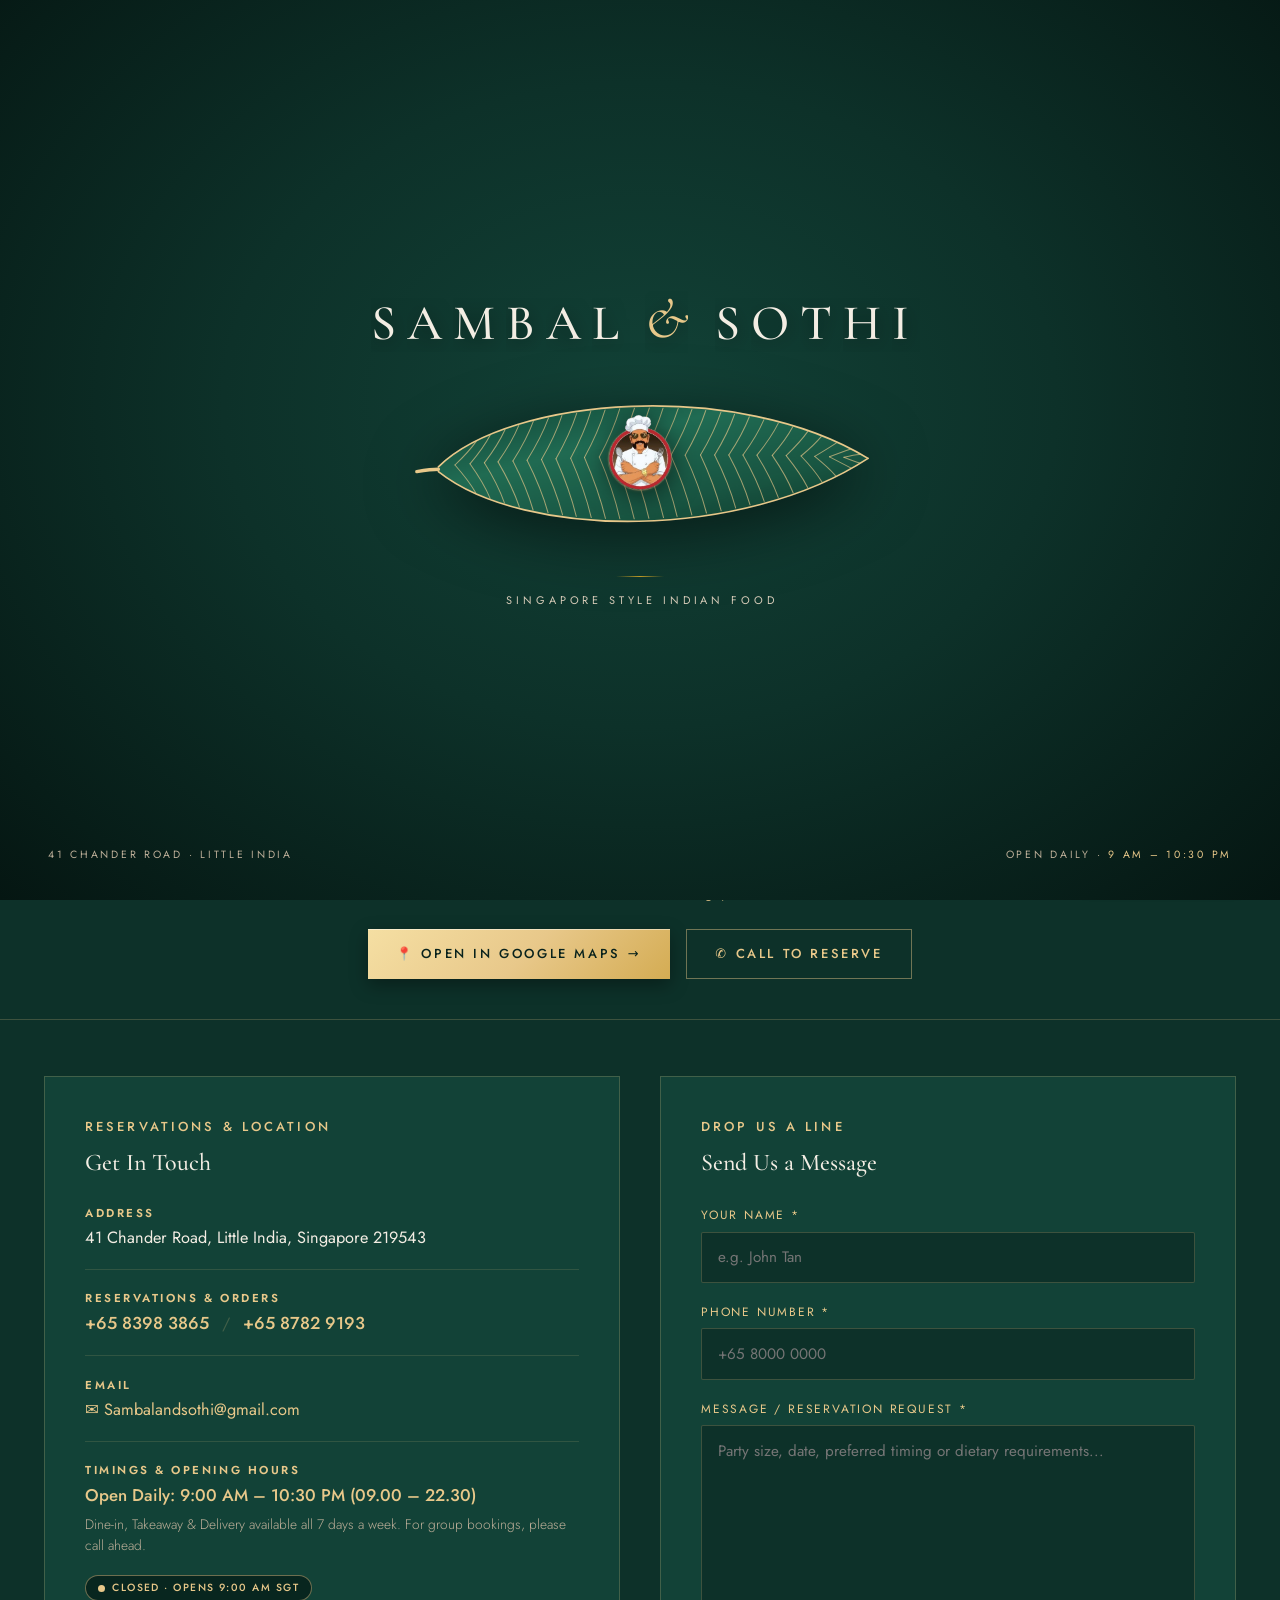
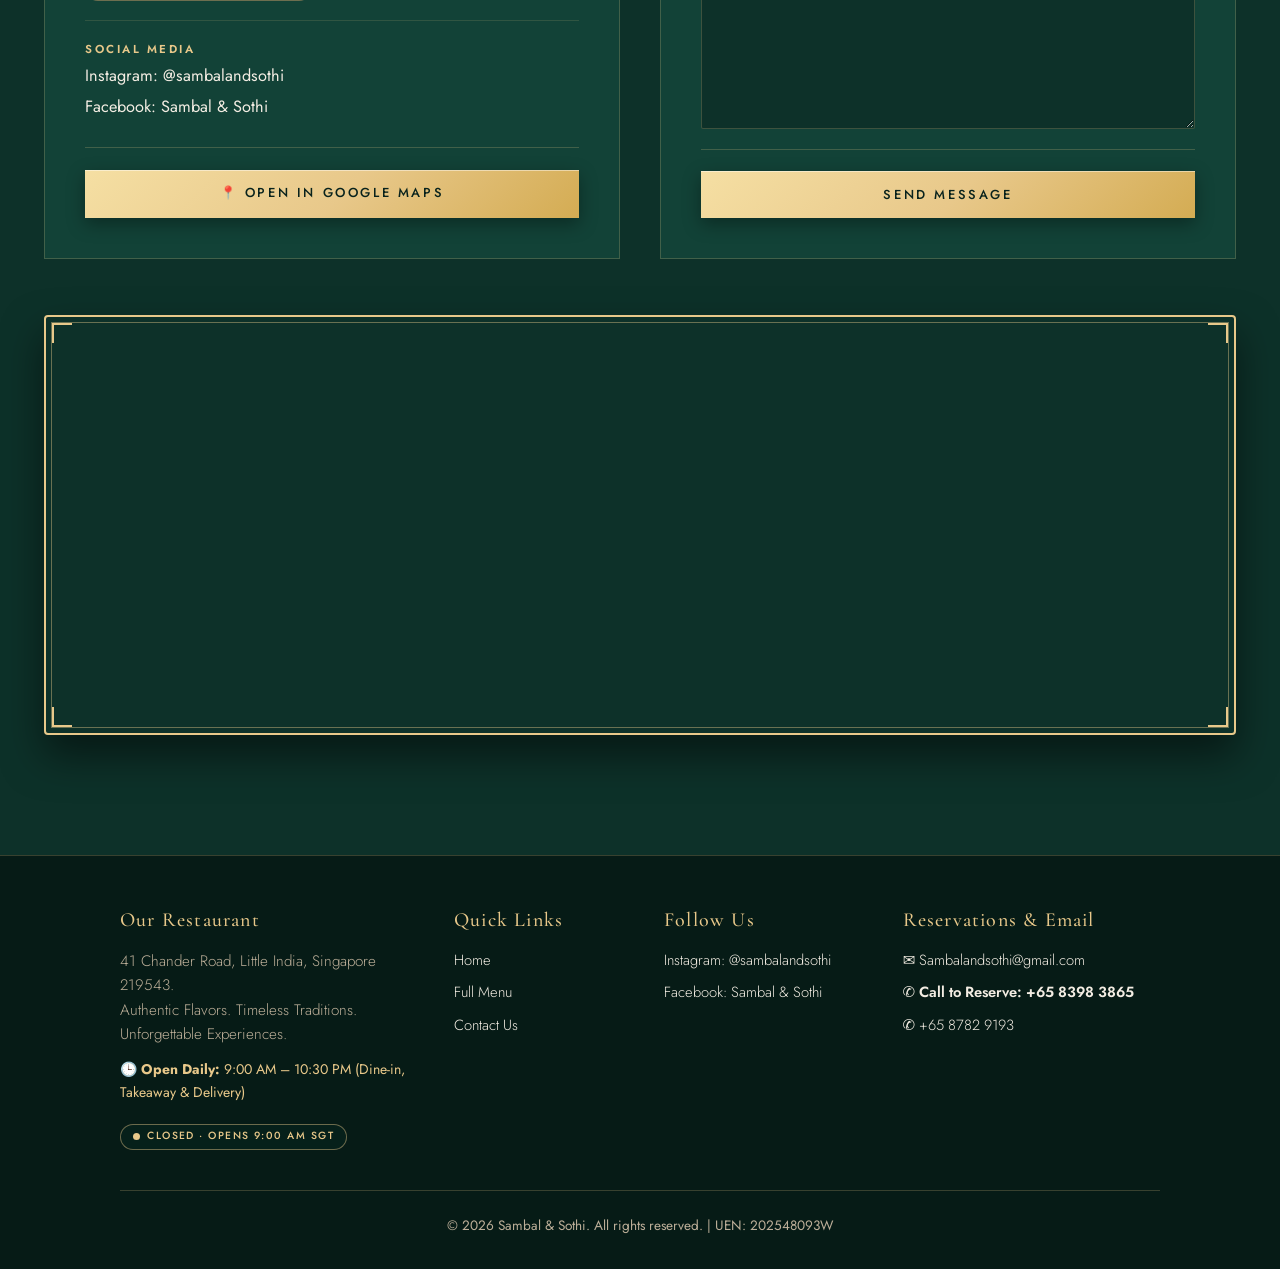
<file: contact.html>
<!DOCTYPE html>
<html lang="en">
<head>
  <meta charset="UTF-8">
  <meta name="viewport" content="width=device-width, initial-scale=1">
  <title>Contact Us | Sambal &amp; Sothi</title>
  <meta name="description" content="Contact Sambal &amp; Sothi — 41 Chander Road, Little India, Singapore. Phone: +65 8398 3865.">
  <meta name="theme-color" content="#0D3129">
  <link rel="preconnect" href="https://fonts.googleapis.com">
  <link rel="preconnect" href="https://fonts.gstatic.com" crossorigin>
  <link href="https://fonts.googleapis.com/css2?family=Cinzel:wght@500;700&family=Cormorant+Garamond:ital,wght@0,300;0,400;0,600;0,700;1,300;1,400&family=Jost:wght@300;400;500;600&family=Inter:wght@400;500;600&display=swap" rel="stylesheet">
  <link rel="preload" as="image" href="assets/img/brand-logo.png" fetchpriority="high">
  <link rel="stylesheet" href="assets/css/theme.css?v=19.3">
  <script>window.SS_THEME_URI = window.location.origin;</script>
  <style id="ss-preloader-critical-css">
/* =========================================================
   SAMBAL & SOTHI — BOTANICAL BANANA LEAF PRELOADER & GOLD IRIS
   Fine gold contour and lateral veins, royal chef seal, zero center branch
   ========================================================= */
* { box-sizing: border-box; }

html.ss-loading, html.ss-loading body {
  overflow: hidden !important;
}

#ss-preloader {
  --bg: #0D3129;
  --bg-deep: #051612;
  --bg-card: #124237;
  --ink: #F3EDE3;
  --muted: #BDAF99;
  --sub: #D6CBB8;
  --gold: #E8C88A;
  --gold-line: #C9A227;
  --gold-light: #FFF0CE;
  --serif: 'Cormorant Garamond', Georgia, serif;
  --sans: 'Jost', system-ui, -apple-system, sans-serif;
  --ease: cubic-bezier(.76,0,.24,1);
  --soft: cubic-bezier(.2,.7,.2,1);
  --s: 1;
  --cx: 50vw;
  --cy: 50vh;
  --r: 0px;
  --word-size: clamp(28px, 4.4vw, 50px);
  --dw: .12s;
  --dr: 1.85s;
  --dt: 1.95s;
  --ds: 1.55s;
  position: fixed !important;
  inset: 0 !important;
  z-index: 100000 !important;
  display: grid !important;
  place-items: center !important;
  color: var(--ink);
  background: radial-gradient(ellipse at 50% 45%, var(--bg-card) 0%, var(--bg) 46%, var(--bg-deep) 100%) !important;
  overflow: hidden !important;
  pointer-events: auto;
}
#ss-preloader.is-quick { --s: .55; }
#ss-preloader.is-iris {
  -webkit-mask-image: radial-gradient(circle at var(--cx) var(--cy), transparent var(--r), #000 calc(var(--r) + 1px)) !important;
          mask-image: radial-gradient(circle at var(--cx) var(--cy), transparent var(--r), #000 calc(var(--r) + 1px)) !important;
}
#ss-preloader.is-done { display: none !important; }

.ss-c {
  display: flex !important;
  flex-direction: column !important;
  align-items: center !important;
  text-align: center !important;
  padding: 0 16px !important;
  width: 100% !important;
  max-width: 680px !important;
}

/* Wordmark */
.ss-word {
  margin: 0 0 24px 0 !important;
  font-family: var(--serif) !important;
  font-size: var(--word-size) !important;
  font-weight: 500 !important;
  line-height: 1 !important;
  text-transform: uppercase !important;
  letter-spacing: .22em !important;
  padding-left: .22em !important;
  display: flex !important;
  align-items: flex-end !important;
  justify-content: center !important;
  gap: .3em !important;
  white-space: nowrap !important;
  color: var(--ink) !important;
  text-shadow: 0 4px 20px rgba(0,0,0,0.5) !important;
}
.ss-word .w, .ss-word .amp { display: inline-flex !important; }
.ss-word .amp {
  font-style: italic !important;
  font-weight: 400 !important;
  color: var(--gold) !important;
  text-transform: none !important;
  letter-spacing: 0 !important;
  font-size: 1.15em !important;
  margin-right: .2em !important;
}
.ss-ch { display: inline-block !important; overflow: hidden !important; padding-bottom: .08em !important; margin-bottom: -.08em !important; }
.ss-ch > i {
  display: inline-block !important; font-style: inherit !important;
  animation: ss-rise calc(0.9s * var(--s)) var(--ease) calc((var(--dw) + var(--i) * 32ms) * var(--s)) backwards !important;
  transition: transform .55s cubic-bezier(.6,0,.4,1) calc(var(--i) * 16ms) !important;
}

/* Banana leaf container */
.ss-leaf {
  position: relative !important;
  width: min(480px, 92vw) !important;
  margin: 0 auto !important;
  filter: drop-shadow(0 14px 32px rgba(0, 0, 0, 0.55)) !important;
}
.ss-leaf svg {
  display: block !important;
  width: 100% !important;
  height: auto !important;
  overflow: visible !important;
}
.ss-leaf .lf-unfurl {
  transform-origin: 200px 75px !important;
  animation: ss-unfurl calc(1.35s * var(--s)) var(--soft) calc(0.2s * var(--s)) backwards !important;
}
.ss-leaf .lf-exit {
  transform-origin: 200px 75px !important;
  transition: transform .55s var(--ease), opacity .45s ease !important;
}

/* Lush Emerald Gradient Leaf Body */
.ss-leaf .lf-fill {
  fill: url(#ss-banana-leaf-grad) !important;
  opacity: 0;
  animation: ss-show calc(0.9s * var(--s)) ease calc(0.25s * var(--s)) forwards;
}

/* Golden Perimeter Rim */
.ss-leaf .ln {
  fill: none;
  stroke: var(--gold);
  stroke-width: 1.4;
  stroke-linecap: round;
  stroke-linejoin: round;
  stroke-dasharray: 1;
  stroke-dashoffset: 1;
  animation: ss-draw calc(1.2s * var(--s)) var(--ease) calc(0.35s * var(--s)) forwards;
}

/* Natural Curving Stalk at Base */
.ss-leaf .ln.stem {
  stroke-width: 2.8;
  stroke: var(--gold);
  stroke-linecap: round;
  stroke-dasharray: 1;
  stroke-dashoffset: 1;
  animation: ss-draw calc(0.4s * var(--s)) var(--ease) calc(0.2s * var(--s)) forwards;
}

/* Radiant Lateral Veins */
.ss-leaf .vein {
  fill: none;
  stroke: var(--gold);
  stroke-width: 0.85;
  opacity: 0.65;
  stroke-linecap: round;
  stroke-dasharray: 1;
  stroke-dashoffset: 1;
  animation: ss-draw calc(0.45s * var(--s)) var(--soft) calc((0.7s + var(--k) * 20ms) * var(--s)) forwards;
}

/* Royal Chef Seal Medallion: Centered & Seated on Leaf */
.ss-seal.on-leaf {
  position: absolute !important;
  left: 50.0% !important;
  top: 48.0% !important;
  margin: 0 !important;
  width: 68px !important;
  aspect-ratio: 215 / 253 !important;
  transform: translate(-51.6%, -59.3%) !important;
  animation: ss-seal-leaf calc(0.85s * var(--s)) var(--soft) calc(var(--ds) * var(--s)) backwards !important;
  transition: opacity .4s ease, transform .5s var(--ease) !important;
}
.ss-seal-ring {
  position: absolute !important;
  inset: 0 !important;
  width: 100% !important;
  height: 100% !important;
  overflow: visible !important;
}
.ss-seal-ring .ring {
  fill: none !important;
  stroke: var(--gold) !important;
  stroke-width: 2.2 !important;
  stroke-dasharray: 1;
  stroke-dashoffset: 1;
  filter: drop-shadow(0 0 5px rgba(232, 200, 138, 0.45)) !important;
  animation: ss-draw calc(0.9s * var(--s)) var(--ease) calc((var(--ds) - .05s) * var(--s)) forwards !important;
}
.ss-seal img {
  position: relative !important;
  width: 100% !important;
  height: 100% !important;
  object-fit: contain !important;
  display: block !important;
  filter: drop-shadow(0 4px 14px rgba(0,0,0,0.65)) !important;
}
.ss-mono {
  width: 100% !important;
  height: 100% !important;
  display: grid !important;
  place-items: center !important;
  font-family: var(--serif) !important;
  font-style: italic !important;
  font-size: 20px !important;
  color: var(--gold) !important;
}

/* Rule and Subtitle */
.ss-rule {
  width: 48px !important;
  height: 1px !important;
  background: linear-gradient(90deg, transparent, var(--gold-line), transparent) !important;
  margin: 24px 0 14px !important;
  animation: ss-grow calc(0.8s * var(--s)) var(--ease) calc(var(--dr) * var(--s)) backwards !important;
  transition: transform .45s var(--ease), opacity .4s !important;
}
.ss-tag {
  margin: 0 !important;
  font-family: var(--sans) !important;
  font-size: 11px !important;
  font-weight: 400 !important;
  letter-spacing: .35em !important;
  padding-left: .35em !important;
  text-transform: uppercase !important;
  color: var(--sub) !important;
  animation: ss-fade calc(0.8s * var(--s)) ease calc(var(--dt) * var(--s)) backwards !important;
  transition: opacity .4s !important;
}

/* Footer Info */
.ss-foot {
  position: absolute !important;
  left: 0 !important;
  right: 0 !important;
  bottom: 0 !important;
  display: flex !important;
  justify-content: space-between !important;
  align-items: flex-end !important;
  gap: 16px !important;
  padding: 0 clamp(16px, 4vw, 48px) clamp(18px, 4vh, 36px) !important;
  font-family: var(--sans) !important;
  font-size: 10.5px !important;
  line-height: 1.6 !important;
  letter-spacing: .26em !important;
  text-transform: uppercase !important;
  color: var(--muted) !important;
  animation: ss-fade 1.1s ease calc(0.2s * var(--s)) backwards !important;
  transition: opacity .4s !important;
}
.ss-foot .gold { color: var(--gold) !important; }

/* Circular Iris Bloom Edge */
.ss-edge {
  position: fixed !important;
  left: 0 !important;
  top: 0 !important;
  width: 0 !important;
  height: 0 !important;
  box-sizing: border-box !important;
  border: 1.5px solid var(--gold) !important;
  border-radius: 50% !important;
  opacity: 0 !important;
  pointer-events: none !important;
  box-shadow: 0 0 45px rgba(0,0,0,.5) !important;
}
#ss-preloader.is-iris .ss-edge { opacity: 1 !important; }

/* Exit states */
#ss-preloader.is-out .ss-ch > i { transform: translateY(-115%) !important; }
#ss-preloader.is-out .ss-rule { transform: scaleX(0) !important; }
#ss-preloader.is-out .ss-tag, #ss-preloader.is-out .ss-foot { opacity: 0 !important; }
#ss-preloader.is-out .lf-exit { transform: scaleY(.08) !important; opacity: 0 !important; }
#ss-preloader.is-out .ss-seal.on-leaf { transform: translate(-51.6%, -59.3%) scale(.85) !important; opacity: 0 !important; }

@keyframes ss-rise { from { transform: translateY(115%); } }
@keyframes ss-grow { from { transform: scaleX(0); } }
@keyframes ss-fade { from { opacity: 0; } }
@keyframes ss-show { from { opacity: 0; } to { opacity: 1; } }
@keyframes ss-draw { to { stroke-dashoffset: 0; } }
@keyframes ss-unfurl { from { transform: scaleY(.15) scaleX(.93); opacity: 0.35; } }
@keyframes ss-seal-leaf { from { opacity: 0; transform: translate(-51.6%, -52%) scale(.75); } }

/* Mobile Drawer Fix */
.mobile-nav.active {
  opacity: 1 !important;
  visibility: visible !important;
  pointer-events: auto !important;
}

@media (max-width: 520px) {
  .ss-word { letter-spacing: .15em !important; font-size: 28px !important; }
  .ss-tag { font-size: 9.5px !important; letter-spacing: .25em !important; }
  .ss-seal.on-leaf { width: 56px !important; }
  .ss-leaf { width: 92vw !important; }
  .ss-street, .ss-hours-label { display: none !important; }
  .ss-foot { font-size: 9.5px !important; letter-spacing: .2em !important; }
}

@media (prefers-reduced-motion: reduce) {
  #ss-preloader * { animation: none !important; }
  .ss-leaf .ln, .ss-leaf .vein, .ss-seal-ring .ring { stroke-dashoffset: 0 !important; }
  .ss-leaf .lf-fill { opacity: 1 !important; }
}
  </style>
</head>
<body>
  <div class="bg-grain"></div>
  <!-- Royal Organic Banana Leaf Preloader & Gold Iris Aperture -->
  <div id="ss-preloader" aria-hidden="true" data-min="2400">
    <div class="ss-c">
      <h2 class="ss-word"><span class="w">Sambal</span><span class="amp">&amp;</span><span class="w">Sothi</span></h2>
      
      <div class="ss-leaf">
        <svg viewBox="0 0 400 150">
          <defs>
            <linearGradient id="ss-banana-leaf-grad" x1="0%" y1="0%" x2="100%" y2="100%">
              <stop offset="0%" stop-color="#124637" stop-opacity="0.94"/>
              <stop offset="35%" stop-color="#216D54" stop-opacity="0.98"/>
              <stop offset="70%" stop-color="#1A5844" stop-opacity="0.95"/>
              <stop offset="100%" stop-color="#0D3529" stop-opacity="0.96"/>
            </linearGradient>
            <clipPath id="ss-leaf-clip">
              <path d="M32 79 C92 20 282 6 390 72 C286 140 104 140 32 83 Z"/>
            </clipPath>
          </defs>
          <g class="lf-exit">
            <g class="lf-unfurl">
              <!-- Lush Botanical Leaf Body -->
              <path class="lf-fill" d="M32 79 C92 20 282 6 390 72 C286 140 104 140 32 83 Z"/>

              <!-- Flowing Lateral Veins Clipped Inside Natural Leaf Body -->
              <g clip-path="url(#ss-leaf-clip)">
                <path class="vein" pathLength="1" style="--k:0" d="M45.8 77.5 Q57.7 66.1 63.5 57.8"/>
                <path class="vein" pathLength="1" style="--k:0" d="M45.8 77.5 Q57.4 90.6 63.1 100.7"/>
                <path class="vein" pathLength="1" style="--k:1" d="M58.3 76.5 Q69.7 63.1 75.1 52.7"/>
                <path class="vein" pathLength="1" style="--k:1" d="M58.3 76.5 Q69.7 92.4 75.1 105.3"/>
                <path class="vein" pathLength="1" style="--k:2" d="M70.3 75.7 Q81.9 60.4 87.5 48.1"/>
                <path class="vein" pathLength="1" style="--k:2" d="M70.3 75.7 Q81.7 93.9 87.0 109.1"/>
                <path class="vein" pathLength="1" style="--k:3" d="M81.7 74.9 Q93.4 58.2 99.0 44.5"/>
                <path class="vein" pathLength="1" style="--k:3" d="M81.7 74.9 Q93.6 95.2 99.5 112.5"/>
                <path class="vein" pathLength="1" style="--k:4" d="M94.1 74.2 Q105.6 56.2 111.1 41.2"/>
                <path class="vein" pathLength="1" style="--k:4" d="M94.1 74.2 Q105.5 96.1 110.9 115.0"/>
                <path class="vein" pathLength="1" style="--k:5" d="M105.9 73.5 Q117.8 54.4 123.7 38.4"/>
                <path class="vein" pathLength="1" style="--k:5" d="M105.9 73.5 Q117.7 96.9 123.4 117.3"/>
                <path class="vein" pathLength="1" style="--k:6" d="M117.9 72.9 Q129.4 53.1 134.9 36.3"/>
                <path class="vein" pathLength="1" style="--k:6" d="M117.9 72.9 Q129.7 97.4 135.5 119.0"/>
                <path class="vein" pathLength="1" style="--k:7" d="M130.0 72.3 Q141.6 51.8 147.3 34.3"/>
                <path class="vein" pathLength="1" style="--k:7" d="M130.0 72.3 Q141.4 97.8 146.9 120.3"/>
                <path class="vein" pathLength="1" style="--k:8" d="M142.2 71.8 Q153.6 50.8 159.0 32.8"/>
                <path class="vein" pathLength="1" style="--k:8" d="M142.2 71.8 Q153.8 98.0 159.4 121.3"/>
                <path class="vein" pathLength="1" style="--k:9" d="M153.7 71.3 Q165.3 50.0 170.9 31.6"/>
                <path class="vein" pathLength="1" style="--k:9" d="M153.7 71.3 Q165.4 98.1 171.2 122.0"/>
                <path class="vein" pathLength="1" style="--k:10" d="M166.1 70.9 Q177.6 49.3 183.1 30.7"/>
                <path class="vein" pathLength="1" style="--k:10" d="M166.1 70.9 Q177.7 98.1 183.2 122.3"/>
                <path class="vein" pathLength="1" style="--k:11" d="M177.8 70.5 Q189.6 48.9 195.4 30.2"/>
                <path class="vein" pathLength="1" style="--k:11" d="M177.8 70.5 Q189.5 97.9 195.2 122.3"/>
                <path class="vein" pathLength="1" style="--k:12" d="M190.4 70.2 Q202.1 48.6 207.8 30.0"/>
                <path class="vein" pathLength="1" style="--k:12" d="M190.4 70.2 Q201.9 97.6 207.4 121.9"/>
                <path class="vein" pathLength="1" style="--k:13" d="M202.1 69.9 Q213.7 48.5 219.2 30.1"/>
                <path class="vein" pathLength="1" style="--k:13" d="M202.1 69.9 Q213.9 97.1 219.6 121.3"/>
                <path class="vein" pathLength="1" style="--k:14" d="M213.9 69.7 Q225.9 48.6 231.8 30.5"/>
                <path class="vein" pathLength="1" style="--k:14" d="M213.9 69.7 Q225.4 96.5 230.9 120.4"/>
                <path class="vein" pathLength="1" style="--k:15" d="M225.7 69.5 Q237.5 48.8 243.3 31.2"/>
                <path class="vein" pathLength="1" style="--k:15" d="M225.7 69.5 Q237.5 95.8 243.2 119.1"/>
                <path class="vein" pathLength="1" style="--k:16" d="M237.6 69.3 Q249.2 49.2 254.8 32.1"/>
                <path class="vein" pathLength="1" style="--k:16" d="M237.6 69.3 Q249.5 94.9 255.4 117.5"/>
                <path class="vein" pathLength="1" style="--k:17" d="M250.4 69.2 Q261.9 49.9 267.4 33.6"/>
                <path class="vein" pathLength="1" style="--k:17" d="M250.4 69.2 Q262.0 93.9 267.6 115.6"/>
                <path class="vein" pathLength="1" style="--k:18" d="M262.2 69.2 Q273.5 50.7 278.8 35.2"/>
                <path class="vein" pathLength="1" style="--k:18" d="M262.2 69.2 Q274.0 92.7 279.7 113.3"/>
                <path class="vein" pathLength="1" style="--k:19" d="M274.0 69.2 Q285.6 51.7 291.1 37.3"/>
                <path class="vein" pathLength="1" style="--k:19" d="M274.0 69.2 Q285.9 91.4 291.7 110.7"/>
                <path class="vein" pathLength="1" style="--k:20" d="M285.8 69.2 Q297.6 53.0 303.3 39.7"/>
                <path class="vein" pathLength="1" style="--k:20" d="M285.8 69.2 Q297.7 90.0 303.5 107.8"/>
                <path class="vein" pathLength="1" style="--k:21" d="M297.5 69.3 Q309.4 54.5 315.3 42.6"/>
                <path class="vein" pathLength="1" style="--k:21" d="M297.5 69.3 Q309.4 88.4 315.2 104.5"/>
                <path class="vein" pathLength="1" style="--k:22" d="M310.2 69.5 Q321.7 56.1 327.2 45.8"/>
                <path class="vein" pathLength="1" style="--k:22" d="M310.2 69.5 Q321.9 86.5 327.6 100.6"/>
                <path class="vein" pathLength="1" style="--k:23" d="M321.8 69.7 Q333.7 58.2 339.7 49.7"/>
                <path class="vein" pathLength="1" style="--k:23" d="M321.8 69.7 Q333.7 84.5 339.7 96.2"/>
                <path class="vein" pathLength="1" style="--k:24" d="M334.2 70.0 Q345.6 60.4 351.0 53.8"/>
                <path class="vein" pathLength="1" style="--k:24" d="M334.2 70.0 Q345.9 82.2 351.5 91.5"/>
                <path class="vein" pathLength="1" style="--k:25" d="M345.6 70.3 Q357.6 63.1 363.7 59.0"/>
                <path class="vein" pathLength="1" style="--k:25" d="M345.6 70.3 Q357.3 79.8 362.9 86.3"/>
                <path class="vein" pathLength="1" style="--k:26" d="M357.9 70.7 Q369.5 66.0 375.1 64.3"/>
                <path class="vein" pathLength="1" style="--k:26" d="M357.9 70.7 Q369.7 76.8 375.6 79.9"/>
                <path class="vein" pathLength="1" style="--k:27" d="M369.9 71.1 Q379.8 68.4 383.7 68.7"/>
                <path class="vein" pathLength="1" style="--k:27" d="M369.9 71.1 Q379.5 75.0 383.1 75.8"/>
              </g>

              <!-- Natural Outer Perimeter Gold Outlines (NO middle gold branch!) -->
              <path class="ln" pathLength="1" d="M32.0 79.0 C92.0 20.0 282.0 6.0 390.0 72.0"/>
              <path class="ln" pathLength="1" d="M32.0 83.0 C104.0 140.0 286.0 140.0 390.0 72.0"/>
              <path class="ln stem" pathLength="1" d="M 14 83 C 20 82, 26 81, 32 81"/>
            </g>
          </g>
        </svg>

        <!-- Royal Chef Seal Medallion: Centered & Seated on Leaf -->
        <div class="ss-seal on-leaf">
          <svg class="ss-seal-ring" viewBox="0 0 215 253">
            <circle class="ring" cx="111" cy="150" r="99" pathLength="1" transform="rotate(-90 111 150)"/>
          </svg>
          <img src="assets/img/brand-logo.png" alt="Sambal &amp; Sothi Official Chef Logo" class="ss-seal-img" onerror="this.replaceWith(Object.assign(document.createElement('div'),{className:'ss-mono',textContent:'S&S'}))">
        </div>
      </div>

      <div class="ss-rule"></div>
      <p class="ss-tag">Singapore Style Indian Food</p>
    </div>

    <div class="ss-foot">
      <span><span class="ss-street">41 Chander Road &middot; </span>Little India</span>
      <span><span class="ss-hours-label">Open daily &middot; </span><span class="gold">9 AM &ndash; 10:30 PM</span></span>
    </div>
    <div class="ss-edge"></div>
  </div>

  <script>
    (function() {
      var pl = document.getElementById('ss-preloader');
      if (!pl || pl.dataset.managed) return;
      pl.dataset.managed = 'true';
      var root = document.documentElement;
      var edge = pl.querySelector('.ss-edge');
      var reduce = window.matchMedia && window.matchMedia('(prefers-reduced-motion: reduce)').matches;

      // Split title letters
      var idx = 0;
      pl.querySelectorAll('.ss-word .w, .ss-word .amp').forEach(function(el) {
        var t = el.textContent;
        el.textContent = '';
        for (var k = 0; k < t.length; k++) {
          var m = document.createElement('span');
          m.className = 'ss-ch';
          var c = document.createElement('i');
          c.textContent = t[k];
          c.style.setProperty('--i', idx++);
          m.appendChild(c);
          el.appendChild(m);
        }
      });

      var first = true;
      try {
        first = sessionStorage.getItem('ss-visited') !== '1';
        sessionStorage.setItem('ss-visited', '1');
      } catch(e) {}
      if (!first) pl.classList.add('is-quick');
      var S = first ? 1 : 0.55;
      var MIN = parseInt(pl.getAttribute('data-min') || (first ? '2400' : '1400'), 10);
      var MAX = 4800;
      root.classList.add('ss-loading');
      var start = (typeof performance !== 'undefined' && performance.now) ? performance.now() : Date.now();
      var leaving = false;

      function easeQ(k) { return k < 0.5 ? 8 * k * k * k * k : 1 - Math.pow(-2 * k + 2, 4) / 2; }

      function tween(dur, delay, step, done) {
        setTimeout(function() {
          var t0 = (typeof performance !== 'undefined' && performance.now) ? performance.now() : Date.now();
          function f(now) {
            var k = Math.min(1, (now - t0) / dur);
            step(k);
            if (k < 1) requestAnimationFrame(f);
            else if (done) done();
          }
          requestAnimationFrame(f);
        }, delay || 0);
      }

      function farthest(cx, cy) {
        return Math.hypot(Math.max(cx, window.innerWidth - cx), Math.max(cy, window.innerHeight - cy)) + 40;
      }

      function iris(cx, cy, a, b, dur, done) {
        pl.style.setProperty('--cx', cx + 'px');
        pl.style.setProperty('--cy', cy + 'px');
        tween(dur, 0, function(k) {
          var r = a + (b - a) * easeQ(k);
          var er = r + 3;
          pl.style.setProperty('--r', r + 'px');
          if (edge) {
            edge.style.width = edge.style.height = (er * 2) + 'px';
            edge.style.transform = 'translate(' + (cx - er) + 'px,' + (cy - er) + 'px)';
            edge.style.opacity = a < b ? String(1 - Math.pow(k, 3)) : '1';
          }
        }, done);
      }

      function leave() {
        if (leaving) return;
        leaving = true;
        var nowTime = (typeof performance !== 'undefined' && performance.now) ? performance.now() : Date.now();
        var wait = Math.max(0, MIN - (nowTime - start));

        setTimeout(function() {
          pl.classList.add('is-out');
          if (reduce) {
            pl.style.transition = 'opacity 0.4s ease';
            pl.style.opacity = '0';
            root.classList.remove('ss-loading');
            setTimeout(function() { pl.classList.add('is-done'); pl.style.display = 'none'; }, 420);
            return;
          }

          var hold = 420;
          setTimeout(function() {
            var seal = pl.querySelector('.ss-seal') || pl.querySelector('.ss-c');
            var rc = seal ? seal.getBoundingClientRect() : { left: window.innerWidth / 2 - 34, top: window.innerHeight / 2 - 40, width: 68, height: 80 };
            var cx = rc.left + rc.width / 2;
            var cy = rc.top + rc.height / 2;
            pl.style.setProperty('--r', '0px');
            pl.classList.add('is-iris');
            root.classList.remove('ss-loading');

            iris(cx, cy, 0, farthest(cx, cy), 950, function() {
              pl.classList.add('is-done');
              pl.classList.remove('is-iris');
              pl.style.display = 'none';
            });
          }, hold);
        }, wait);
      }

      if (document.readyState === 'complete') {
        leave();
      } else {
        window.addEventListener('load', leave);
      }
      setTimeout(leave, MAX);
    })();
  </script>

  <header class="site-header">
    <div class="header-container">
      <a href="index.html" class="brand-logo">
        <span class="logo-badge-wrapper"><img src="assets/img/brand-logo.png" alt="Sambal &amp; Sothi" class="logo-badge-img"></span>
        <span class="brand-title"><span class="brand-name">Sambal &amp; Sothi</span><span class="brand-sub">SINGAPORE STYLE INDIAN FOOD</span></span>
      </a>
      <nav class="nav-links" aria-label="Main Navigation">
        <a href="index.html">Home</a>
        <a href="menu.html">Menu</a>
        <a href="contact.html" class="active">Contact</a>
      </nav>
      <a href="tel:+6583983865" class="btn-reserve" aria-label="Call to Reserve">
        <svg class="btn-reserve-icon-svg" viewBox="0 0 24 24" width="14" height="14" fill="currentColor"><path d="M6.62 10.79a15.053 15.053 0 006.59 6.59l2.2-2.2a1 1 0 011.02-.24c1.12.37 2.33.57 3.57.57a1 1 0 011 1V20a1 1 0 01-1 1A17 17 0 013 4a1 1 0 011-1h3.5a1 1 0 011 1c0 1.25.2 2.45.57 3.57a1 1 0 01-.25 1.02l-2.2 2.2z"/></svg>
        <span class="btn-reserve-text-full">Call to Reserve</span><span class="btn-reserve-text-short">Reserve</span>
      </a>
      <button type="button" class="burger-btn" id="burger-btn" aria-label="Open menu"><svg class="burger-icon-svg" width="22" height="16" viewBox="0 0 22 16" fill="none" xmlns="http://www.w3.org/2000/svg" aria-hidden="true"><line x1="1" y1="2" x2="21" y2="2" stroke="currentColor" stroke-width="1.8" stroke-linecap="round"/><line x1="5" y1="8" x2="21" y2="8" stroke="currentColor" stroke-width="1.8" stroke-linecap="round"/><line x1="1" y1="14" x2="21" y2="14" stroke="currentColor" stroke-width="1.8" stroke-linecap="round"/></svg></button>
    </div>
  </header>

  <div class="mobile-nav" id="mobile-nav" aria-label="Mobile Navigation">
    <div class="mobile-nav-frame">
      <div class="corner-flourish tl"></div>
      <div class="corner-flourish tr"></div>
      <div class="corner-flourish bl"></div>
      <div class="corner-flourish br"></div>
      <button type="button" class="mobile-nav-close" id="mobile-nav-close" aria-label="Close menu">&times;</button>
      <div class="mobile-nav-brand">
        <img src="assets/img/brand-logo.png" alt="Sambal &amp; Sothi Official Chef Logo" class="mobile-nav-logo">
        <span class="mobile-nav-brand-name">Sambal &amp; Sothi</span>
        <span class="mobile-nav-brand-sub">SINGAPORE STYLE INDIAN FOOD</span>
      </div>
      <div class="mobile-nav-links-group">
        <a href="index.html">Home</a>
        <a href="menu.html">Menu</a>
        <a href="contact.html" class="active">Contact</a>
      </div>
      <a href="tel:+6583983865" class="btn-primary mobile-nav-cta">&#9990; Call to Reserve</a>
      <div class="mobile-nav-footer">
        <span class="mobile-nav-address">41 Chander Road · Little India, Singapore</span>
        <span class="mobile-nav-hours">Open Daily: 9:00 AM – 10:30 PM</span>
      </div>
    </div>
  </div>

  <a href="https://wa.me/6583983865" target="_blank" rel="noopener" class="whatsapp-float" aria-label="Chat on WhatsApp">
    <svg class="whatsapp-icon-svg" viewBox="0 0 24 24"><path d="M.057 24l1.687-6.163c-1.041-1.804-1.588-3.849-1.587-5.946.003-6.556 5.338-11.891 11.893-11.891 3.181.001 6.167 1.24 8.413 3.488 2.245 2.248 3.481 5.236 3.48 8.414-.003 6.557-5.338 11.892-11.893 11.892-1.99-.001-3.951-.5-5.688-1.448l-6.305 1.654zm6.597-3.807c1.676.995 3.276 1.591 5.392 1.592 5.448 0 9.886-4.434 9.889-9.885.002-5.462-4.415-9.89-9.881-9.892-5.452 0-9.887 4.434-9.889 9.884-.001 2.225.651 3.891 1.746 5.634l-.999 3.648 3.742-.981z"/></svg>
    <span>WhatsApp Us</span>
  </a>

  <!-- CLEAR FULL VIDEO CONTAINER WITH SOUND (NO OVERLAY TEXT) -->
  <section class="section contact-video-section" style="padding: 0; background: var(--color-bg-deep, #08221C); overflow: hidden; position: relative;">
    <div class="contact-video-inner" style="width: 100%; max-width: var(--ss-container-width, 1240px); margin: 0 auto;">
      <video id="contact-video-player" autoplay loop muted playsinline disablePictureInPicture controlsList="nodownload noremoteplayback noplaybackrate" style="width: 100%; max-height: 75vh; object-fit: cover; display: block; margin: 0 auto; background: #000; border-bottom: 2px solid var(--color-accent-gold-light); pointer-events: none;">
        <source src="assets/video/contact-hero.mp4" type="video/mp4">
      </video>
    </div>
  </section>

  <!-- WORDS & BUTTONS MOVED BELOW THE VIDEO CONTAINER -->
  <section class="section contact-top-banner" style="padding: 3rem 0 2.5rem; background: var(--color-bg-primary); border-bottom: 1px solid var(--color-border-gold);">
    <div class="container" style="text-align: center;">
      <div class="section-tag">FIND &amp; CONTACT US</div>
      <h1 class="section-title" style="margin: 0 auto 0.75rem; max-width: 20ch;">Visit Sambal &amp; Sothi</h1>
      <p class="section-desc" style="margin: 0 auto 1.5rem; color: var(--color-accent-gold-light);">41 Chander Road, Little India, Singapore 219543</p>
      <div style="display: flex; justify-content: center; gap: 1rem; flex-wrap: wrap;">
        <a href="https://maps.google.com/?q=41+Chander+Road+Singapore+219543" target="_blank" rel="noopener" class="btn-primary" style="padding: 0.85rem 1.8rem;">📍 Open in Google Maps &rarr;</a>
        <a href="tel:+6583983865" class="btn-secondary" style="padding: 0.85rem 1.8rem;">✆ Call to Reserve</a>
      </div>
    </div>
  </section>

  <main id="main" class="section contact-main-section" style="padding-top: 3.5rem;">
    <div class="container">
      
      <!-- CONTACT GRID: CONTACT INFO & FORM -->
      <div class="contact-cards-grid">
        
        <!-- LEFT: CONTACT INFORMATION CARD -->
        <div class="hours-card contact-card-box">
          <div>
            <div class="section-tag" style="margin-bottom: 0.35rem;">RESERVATIONS &amp; LOCATION</div>
            <h2 class="hours-title" style="margin-bottom: 1.5rem;">Get In Touch</h2>
            
            <div class="contact-info-list">
              <div class="contact-info-item">
                <div class="contact-info-label">ADDRESS</div>
                <p class="contact-info-value">
                  41 Chander Road, Little India, Singapore 219543
                </p>
              </div>
              
              <div class="contact-info-item">
                <div class="contact-info-label">RESERVATIONS &amp; ORDERS</div>
                <p class="contact-info-value">
                  <a href="tel:+6583983865" style="color: var(--color-accent-gold-light); text-decoration: none; font-weight: 500; font-size: 1.08rem;">+65 8398 3865</a>
                  <span style="color: var(--color-border-gold); margin: 0 0.5rem;">/</span>
                  <a href="tel:+6587829193" style="color: var(--color-accent-gold-light); text-decoration: none; font-weight: 500; font-size: 1.08rem;">+65 8782 9193</a>
                </p>
              </div>
              
              <div class="contact-info-item">
                <div class="contact-info-label">EMAIL</div>
                <p class="contact-info-value">
                  <a href="mailto:Sambalandsothi@gmail.com" style="color: var(--color-accent-gold-light); text-decoration: none;">✉ Sambalandsothi@gmail.com</a>
                </p>
              </div>
              
              <div class="contact-info-item">
                <div class="contact-info-label">TIMINGS &amp; OPENING HOURS</div>
                <p class="contact-info-value highlight-gold">
                  Open Daily: 9:00 AM – 10:30 PM (09.00 – 22.30)
                </p>
                <p class="contact-info-note">
                  Dine-in, Takeaway &amp; Delivery available all 7 days a week. For group bookings, please call ahead.
                </p>
              </div>
              
              <div class="contact-info-item">
                <div class="contact-info-label">SOCIAL MEDIA</div>
                <div style="display: flex; flex-direction: column; gap: 0.35rem; margin-top: 0.1rem;">
                  <a href="https://www.instagram.com/sambalandsothi" target="_blank" rel="noopener" class="contact-info-value" style="text-decoration: none;">Instagram: @sambalandsothi</a>
                  <a href="https://www.facebook.com/sambalandsothi" target="_blank" rel="noopener" class="contact-info-value" style="text-decoration: none;">Facebook: Sambal &amp; Sothi</a>
                </div>
              </div>
            </div>
          </div>
          
          <div style="margin-top: 1.75rem; padding-top: 1.35rem; border-top: 1px solid var(--color-border-gold);">
            <a href="https://maps.google.com/?q=41+Chander+Road+Singapore+219543" target="_blank" rel="noopener" class="btn-primary" style="width: 100%; text-align: center; display: block; text-decoration: none;">📍 Open in Google Maps</a>
          </div>
        </div>

        <!-- RIGHT: SEND MESSAGE FORM -->
        <div class="hours-card contact-card-box contact-form-card-box">
          <div class="contact-form-card-inner" style="width: 100%;">
            <div class="section-tag" style="margin-bottom: 0.35rem;">DROP US A LINE</div>
            <h2 class="hours-title" style="margin-bottom: 1.5rem;">Send Us a Message</h2>
            
            <form class="contact-demo-form" name="contact" method="POST" data-netlify="true" netlify-honeypot="bot-field">
              <input type="hidden" name="form-name" value="contact">
              <p style="display:none;"><label>Don’t fill this out: <input name="bot-field"></label></p>
              <div class="contact-form-fields" style="display: flex; flex-direction: column; gap: 1.25rem; flex: 1;">
                <div>
                  <label style="display: block; font-size: 0.75rem; letter-spacing: 0.15em; text-transform: uppercase; color: var(--color-accent-gold-light); margin-bottom: 0.4rem;">Your Name *</label>
                  <input type="text" name="name" required placeholder="e.g. John Tan" style="width: 100%; background: var(--color-bg-primary); border: 1px solid var(--color-border-gold); color: var(--color-text-main); padding: 0.85rem 1rem; font-family: var(--font-body); font-size: 0.95rem; border-radius: 2px;">
                </div>
                <div>
                  <label style="display: block; font-size: 0.75rem; letter-spacing: 0.15em; text-transform: uppercase; color: var(--color-accent-gold-light); margin-bottom: 0.4rem;">Phone Number *</label>
                  <input type="tel" name="phone" required placeholder="+65 8000 0000" style="width: 100%; background: var(--color-bg-primary); border: 1px solid var(--color-border-gold); color: var(--color-text-main); padding: 0.85rem 1rem; font-family: var(--font-body); font-size: 0.95rem; border-radius: 2px;">
                </div>
                <div class="contact-form-msg-group" style="display: flex; flex-direction: column; flex: 1;">
                  <label style="display: block; font-size: 0.75rem; letter-spacing: 0.15em; text-transform: uppercase; color: var(--color-accent-gold-light); margin-bottom: 0.4rem;">Message / Reservation Request *</label>
                  <textarea name="message" rows="5" required placeholder="Party size, date, preferred timing or dietary requirements..." style="width: 100%; flex: 1; background: var(--color-bg-primary); border: 1px solid var(--color-border-gold); color: var(--color-text-main); padding: 0.85rem 1rem; font-family: var(--font-body); font-size: 0.95rem; border-radius: 2px;"></textarea>
                </div>
                <div class="contact-form-submit-wrap" style="margin-top: auto; padding-top: 1.35rem; border-top: 1px solid var(--color-border-gold);">
                  <button type="submit" class="btn-primary" style="width: 100%; text-align: center; padding: 0.85rem 1.75rem; cursor: pointer; border: none; font-size: 0.8125rem; letter-spacing: 0.2em; text-transform: uppercase; font-weight: 500; margin: 0;">Send Message</button>
                </div>
              </div>
            </form>
          </div>
        </div>

      </div>

      <!-- SEAMLESS EMBEDDED MAP CONTAINER -->
      <div class="contact-map-box" style="border: 2px solid var(--color-accent-gold-light); border-radius: 4px; overflow: hidden; height: 420px; box-shadow: 0 20px 40px rgba(0,0,0,0.5); position: relative; width: 100%; margin: 0 auto 2rem;">
        <div class="corner-flourish tl"></div>
        <div class="corner-flourish tr"></div>
        <div class="corner-flourish bl"></div>
        <div class="corner-flourish br"></div>
        <iframe title="Sambal &amp; Sothi Location Map" src="https://maps.google.com/maps?q=41+Chander+Road,+Singapore+219543&amp;t=&amp;z=16&amp;ie=UTF8&amp;iwloc=&amp;output=embed" width="100%" height="100%" style="border:0;" allowfullscreen="" loading="lazy" referrerpolicy="no-referrer-when-downgrade"></iframe>
      </div>

    </div>
  </main>

    <footer class="site-footer">
    <div class="container">
      <div class="footer-grid">
        <div>
          <div class="footer-heading">Our Restaurant</div>
          <p class="section-desc" style="font-size:0.95rem;line-height:1.6;color:var(--color-text-muted);">
            41 Chander Road, Little India, Singapore 219543.<br>
            Authentic Flavors. Timeless Traditions. Unforgettable Experiences.
          </p>
          <div style="margin-top:0.75rem;color:var(--color-accent-gold-light);font-size:0.875rem;">
            🕒 <strong>Open Daily:</strong> 9:00 AM – 10:30 PM (Dine-in, Takeaway &amp; Delivery)
          </div>
        </div>
        <div>
          <div class="footer-heading">Quick Links</div>
          <div class="footer-links">
            <a href="index.html">Home</a>
            <a href="menu.html">Full Menu</a>
            <a href="contact.html">Contact Us</a>
          </div>
        </div>
        <div>
          <div class="footer-heading">Follow Us</div>
          <div class="footer-links">
            <a href="https://www.instagram.com/sambalandsothi" target="_blank" rel="noopener">Instagram: @sambalandsothi</a>
            <a href="https://www.facebook.com/sambalandsothi" target="_blank" rel="noopener">Facebook: Sambal &amp; Sothi</a>
          </div>
        </div>
        <div>
          <div class="footer-heading">Reservations &amp; Email</div>
          <div class="footer-links">
            <a href="mailto:Sambalandsothi@gmail.com" style="color:var(--color-accent-gold-light);">✉ Sambalandsothi@gmail.com</a>
            <a href="tel:+6583983865" style="color:var(--color-accent-gold-light);font-weight:600;display:inline-flex;align-items:center;gap:6px;">&#9990; Call to Reserve: +65 8398 3865</a>
            <a href="tel:+6587829193">✆ +65 8782 9193</a>
          </div>
        </div>
      </div>
      <div style="margin-top:2.5rem;border-top:1px solid var(--color-border-gold);padding-top:1.5rem;text-align:center;color:var(--color-text-muted);font-size:.85rem;">© 2026 Sambal &amp; Sothi. All rights reserved. | UEN: 202548093W</div>
    </div>
  </footer>

  <script src="assets/js/main.js?v=19.3" defer></script>
</body>
</html>
</file>
<file: assets/css/theme.css>
/* Sambal & Sothi — Approved Brand Direction CSS System */

:root {
  /* Emerald — four levels, do not collapse them */
  --color-bg-deep:#08221C;        /* footer, stats band, recessed areas */
  --color-bg-primary:#0D3129;     /* THE PAGE BACKGROUND */
  --color-bg-secondary:#08221C;   /* alternating section band */
  --color-bg-card:#124237;        /* cards, panels, anything raised */
  --color-brand-emerald: var(--ss-color-emerald, #17564A);  /* header bar, solid brand blocks, buttons on ivory */
  --color-emerald-hover:#1E6B5B;
  --color-emerald-bright:#2E8874;

  /* Champagne gold */
  --color-accent-gold:#C9A227;        /* hairline rules ONLY — never body text */
  --color-accent-gold-light: var(--ss-color-gold, #E8C88A);  /* prices, primary button fill, labels */
  --color-accent-gold-hover:#F2DDB4;

  /* Ivory & sand */
  --color-paper:#FBF8F2;
  --color-text-main: var(--ss-color-text-main, #F3EDE3);
  --color-text-muted: var(--ss-color-text-muted, #BDAF99);
  --color-text-faint:#9C8E79;

  /* Functional — heat and vegetarian, nothing else */
  --color-spice:#E0654B;
  --color-veg:#A8C686;

  --color-border-gold:rgba(232,200,138,.22);
  --color-border-gold-strong:rgba(232,200,138,.45);

  --font-heading: var(--ss-font-heading, 'Cormorant Garamond', Georgia, serif);
  --font-body: var(--ss-font-body, 'Jost', system-ui, -apple-system, sans-serif);

  --radius: var(--ss-btn-radius, 0px);
  --t-micro:180ms cubic-bezier(.33,1,.68,1);
  --t-standard:260ms cubic-bezier(.33,1,.68,1);
}

*, *::before, *::after {
  box-sizing: border-box;
  margin: 0;
  padding: 0;
}

html {
  scroll-behavior: smooth;
  font-size: 16px;
}

body {
  background-color: var(--color-bg-primary); /* #0D3129 */
  color: var(--color-text-main);              /* #F3EDE3 */
  font-family: var(--font-body);
  font-size: 1rem;
  line-height: 1.6;
  -webkit-font-smoothing: antialiased;
  overflow-x: hidden;
}

/* Focus Ring State */
:focus-visible {
  outline: 2px solid var(--color-accent-gold-light);
  outline-offset: 3px;
}

/* Background Texture Noise Overlay */
.bg-grain {
  position: fixed;
  inset: 0;
  z-index: 9998;
  pointer-events: none;
  opacity: 0.025;
  mix-blend-mode: overlay;
  background-image: url('data:image/svg+xml;utf8,<svg xmlns="http://www.w3.org/2000/svg" width="180" height="180"><filter id="n"><feTurbulence type="fractalNoise" baseFrequency="0.85" numOctaves="2"/></filter><rect width="180" height="180" filter="url(%23n)"/></svg>');
}

/* PRELOADER & ROYAL SPLIT-DOOR CURTAIN SYSTEM */
.preloader {
  position: fixed;
  inset: 0;
  z-index: 10000;
  background: transparent;
  pointer-events: auto;
  overflow: hidden;
}

.preloader.hidden {
  pointer-events: none;
}

.preloader-chef-container {
  position: absolute;
  top: 50%;
  left: 50%;
  transform: translate3d(-50%, -50%, 0);
  display: flex;
  flex-direction: column;
  align-items: center;
  gap: 1rem;
  z-index: 3;
}

.preloader-chef-logo-wrapper {
  position: relative;
  width: 136px;
  height: 152px;
  border-radius: 0 !important;
  padding: 0;
  background: transparent !important;
  box-shadow: none;
  overflow: visible;
}

.preloader-chef-img {
  width: 100%;
  height: 100%;
  object-fit: contain;
  border-radius: 0 !important;
  display: block;
  background: transparent !important;
  filter: drop-shadow(0 10px 24px rgba(0, 0, 0, 0.65));
}

.preloader-brand-text {
  font-family: var(--font-heading);
  font-size: 1.4rem;
  font-weight: 600;
  letter-spacing: 0.26em;
  text-transform: uppercase;
  color: var(--color-accent-gold-light);
  white-space: nowrap;
  text-shadow: 0 2px 12px rgba(0, 0, 0, 0.65);
}

/* Legacy curtain overlay hidden */
.curtain-overlay,
#iris-curtain,
#ring-curtain {
  display: none !important;
}

/* SITE HEADER BAR — --color-brand-emerald (#17564A) ONLY */
.site-header {
  position: fixed;
  top: 0;
  left: 0;
  right: 0;
  z-index: 900;
  background-color: var(--color-brand-emerald); /* #17564A ONLY */
  border-bottom: 1px solid var(--color-border-gold);
}

.header-container {
  max-width: 1280px;
  margin: 0 auto;
  padding: 0.85rem 2rem;
  display: flex;
  align-items: center;
  justify-content: space-between;
}

.brand-logo {
  display: flex;
  align-items: center;
  gap: 1rem;
  text-decoration: none;
  color: var(--color-text-main);
}

.logo-badge-wrapper {
  width: 52px;
  height: 52px;
  border: none;
  background: transparent;
  display: flex;
  align-items: center;
  justify-content: center;
  overflow: visible;
}

.logo-badge-img {
  width: 52px;
  height: auto;
  max-height: 52px;
  object-fit: contain;
  border-radius: 0 !important;
  display: block;
  background: transparent !important;
}

.brand-title {
  display: flex;
  flex-direction: column;
}

.brand-name {
  font-family: var(--font-heading);
  font-size: 1.25rem;
  font-weight: 500;
  letter-spacing: 0.18em;
  color: var(--color-text-main);
  text-transform: uppercase;
  line-height: 1.2;
}

/* Secondary text sitting on #17564A uses #D6CBB8 per contrast rule */
.brand-sub {
  font-family: var(--font-body);
  font-size: 0.75rem;
  font-weight: 400;
  letter-spacing: 0.24em;
  color: #D6CBB8;
  text-transform: uppercase;
}

.nav-links {
  display: flex;
  align-items: center;
  gap: 2.25rem;
}

.nav-links a {
  text-decoration: none;
  color: var(--color-text-main);
  font-family: var(--font-body);
  font-size: 0.875rem;
  font-weight: 500;
  letter-spacing: 0.2em;
  text-transform: uppercase;
  transition: color var(--t-micro);
  position: relative;
  padding: 0.25rem 0;
}

.nav-links a::after {
  content: '';
  position: absolute;
  bottom: 0;
  left: 0;
  width: 0;
  height: 1px;
  background-color: var(--color-accent-gold-light);
  transition: width var(--t-micro);
}

.nav-links a:hover,
.nav-links a.active {
  color: var(--color-accent-gold-light);
}

.nav-links a:hover::after,
.nav-links a.active::after {
  width: 100%;
}

/* BUTTONS — CUSTOMIZABLE VIA STYLE GUIDE */
.btn-primary, .btn-reserve {
  display: inline-flex;
  align-items: center;
  justify-content: center;
  gap: 0.5rem;
  background-color: var(--ss-btn-primary-bg, var(--color-accent-gold-light)); /* #E8C88A fill */
  color: var(--ss-btn-primary-color, var(--color-bg-primary));                /* #0D3129 text */
  font-family: var(--font-body);
  font-weight: 500;
  font-size: 0.8125rem;
  letter-spacing: 0.2em;
  text-transform: var(--ss-btn-transform, uppercase);
  padding: 0.85rem 1.75rem;
  border: none;
  border-radius: var(--ss-btn-radius, 0px) !important;
  text-decoration: none;
  cursor: pointer;
  box-shadow: none !important;
  transition: transform var(--t-micro), background-color var(--t-micro);
}

.btn-primary:hover, .btn-reserve:hover {
  transform: translateY(-1px);
  background-color: var(--ss-btn-primary-hover, var(--color-accent-gold-hover));
  color: var(--ss-btn-primary-color, var(--color-bg-primary));
}

.btn-secondary {
  display: inline-flex;
  align-items: center;
  justify-content: center;
  gap: 0.5rem;
  background-color: var(--ss-btn-sec-bg, transparent);
  color: var(--ss-btn-sec-color, var(--color-accent-gold-light));
  font-family: var(--font-body);
  font-weight: 500;
  font-size: 0.8125rem;
  letter-spacing: 0.2em;
  text-transform: var(--ss-btn-transform, uppercase);
  padding: 0.85rem 1.75rem;
  border: 1px solid var(--ss-btn-sec-border, var(--color-border-gold-strong));
  border-radius: var(--ss-btn-radius, 0px) !important;
  text-decoration: none;
  cursor: pointer;
  transition: transform var(--t-micro), background-color var(--t-micro);
}

.btn-secondary:hover {
  transform: translateY(-1px);
  background-color: var(--ss-btn-sec-hover, rgba(232, 200, 138, 0.08));
}

.btn-emerald-on-ivory {
  background-color: var(--color-brand-emerald);
  color: var(--color-text-main);
  border: none;
  font-family: var(--font-body);
  font-weight: 500;
  font-size: 0.8125rem;
  letter-spacing: 0.2em;
  text-transform: uppercase;
  padding: 0.85rem 1.75rem;
  border-radius: var(--ss-btn-radius, 0px) !important;
}

/* Mobile Burger Menu Button */
.burger-btn {
  display: none;
  background: transparent;
  border: 1px solid var(--color-border-gold-strong);
  color: var(--color-text-main);
  font-size: 1.5rem;
  padding: 0.35rem 0.65rem;
  border-radius: 0;
  cursor: pointer;
}

/* Mobile Drawer Overlay */
.mobile-nav {
  position: fixed;
  inset: 0;
  z-index: 950;
  background: var(--color-bg-primary);
  display: flex;
  flex-direction: column;
  align-items: center;
  justify-content: center;
  gap: 2rem;
  opacity: 0;
  visibility: hidden;
  transition: opacity var(--t-standard), visibility var(--t-standard);
}

.mobile-nav.active {
  opacity: 1;
  visibility: visible;
}

.mobile-nav a {
  text-decoration: none;
  color: var(--color-text-main);
  font-family: var(--font-heading);
  font-size: 2rem;
  font-weight: 300;
  letter-spacing: 0.1em;
  transition: color var(--t-micro);
}

.mobile-nav a:hover,
.mobile-nav a.active {
  color: var(--color-accent-gold-light);
}

.mobile-nav a.btn-primary {
  background-color: var(--color-bg-card) !important;
  color: var(--color-text-main) !important;
  border: 1px solid var(--color-border-gold-strong) !important;
  font-family: var(--font-body) !important;
  font-size: 0.95rem !important;
  font-weight: 500 !important;
  letter-spacing: 0.16em !important;
  padding: 0.85rem 1.75rem !important;
  margin-top: 0.5rem;
}

.mobile-nav a.btn-primary:hover,
.mobile-nav a.btn-primary:focus,
.mobile-nav a.btn-primary:active {
  background-color: var(--color-brand-emerald) !important;
  color: var(--color-accent-gold-light) !important;
  border-color: var(--color-accent-gold-light) !important;
}

.mobile-nav-close {
  position: absolute;
  top: 1.5rem;
  right: 2rem;
  background: transparent;
  border: none;
  color: var(--color-text-main);
  font-size: 2.5rem;
  cursor: pointer;
}

/* LAYOUT & CONTAINER */
.container {
  max-width: var(--ss-container-width, 1240px);
  margin: 0 auto;
  padding: 0 1.5rem;
}

.section {
  padding: var(--ss-section-pad-y, 5.5rem) 0;
}

.main-padding {
  padding-top: 10.5rem;
}

/* TYPOGRAPHY SYSTEM */
h1, h2, h3, h4, .section-title, .hero-title {
  font-family: var(--font-heading);
  text-wrap: balance;
}

.hero-title, .hero h1 {
  font-family: var(--font-heading);
  font-weight: 600;
  color: var(--color-text-main);
  font-size: clamp(2.75rem, 5.2vw, 4.4rem);
  max-width: var(--ss-hero-title-maxwidth, 30ch);
  line-height: 1.14;
  letter-spacing: 0.015em;
  margin-bottom: 1.35rem;
}

.section-tag {
  font-family: var(--font-body);
  font-size: 0.8125rem;
  font-weight: 500;
  letter-spacing: 0.24em;
  text-transform: uppercase;
  color: var(--color-accent-gold-light);
  margin-bottom: 0.75rem;
}

.section-title {
  font-family: var(--font-heading);
  font-size: clamp(2.25rem, 4vw, 3.5rem);
  font-weight: 400;
  color: var(--color-text-main);
  line-height: 1.2;
  margin-bottom: 1rem;
}

.section-title em {
  font-style: italic;
  color: var(--color-accent-gold-light);
  font-weight: 300;
}

.section-desc, p, .body-text {
  font-family: var(--font-body);
  font-weight: 300;
  color: var(--color-text-muted);
  max-width: 65ch; /* Body text caps at ~65ch */
  font-size: 1.0625rem;
  line-height: 1.65;
}

/* HERO SECTION */
.hero-section {
  min-height: var(--ss-hero-min-height, 100vh);
  min-height: var(--ss-hero-min-height, 100svh);
  display: flex;
  align-items: center;
  position: relative;
  padding-top: calc(92px + var(--ss-hero-pad-top, 3.5rem));
  padding-bottom: var(--ss-hero-pad-bottom, 4.5rem);
  overflow: hidden;
  background: radial-gradient(circle at 75% 35%, rgba(23, 86, 74, 0.45) 0%, rgba(13, 49, 41, 0.98) 65%, #08221C 100%);
  background-color: var(--color-bg-primary);
}

.hero-bg-image {
  position: absolute;
  inset: 0;
  background-size: cover;
  background-position: center;
  z-index: 1;
  opacity: 0.35;
  pointer-events: none;
}

.hero-overlay {
  position: absolute;
  inset: 0;
  z-index: 2;
  background: var(--ss-hero-overlay-bg, linear-gradient(180deg, rgba(8,34,28,0.2) 0%, rgba(13,49,41,0.5) 50%, rgba(8,34,28,0.92) 100%));
  pointer-events: none;
}

.hero-content-box {
  position: relative;
  z-index: 3;
  width: 100%;
}

.hero-ctas {
  display: flex;
  flex-wrap: wrap;
  gap: 1.25rem;
  margin-top: 2.25rem;
}

/* STATS / SOCIAL BAND — ELEGANT COMMUNITY GRID */
.stats-band {
  background: radial-gradient(ellipse at center, #0F3B32 0%, #061B16 100%);
  border-top: 1px solid var(--color-border-gold);
  border-bottom: 1px solid var(--color-border-gold);
  padding: 3.5rem 0;
  position: relative;
  z-index: 5;
}

.social-band-header {
  text-align: center;
  margin-bottom: 2.25rem;
}

.social-band-header .section-tag {
  color: var(--color-accent-gold-light);
  letter-spacing: 0.25em;
  font-size: 0.8125rem;
  margin-bottom: 0.35rem;
}

.social-band-title {
  font-family: var(--font-heading);
  font-size: clamp(1.75rem, 3vw, 2.4rem);
  color: var(--color-text-main);
  font-weight: 400;
  letter-spacing: 0.04em;
}

.social-grid {
  display: grid;
  grid-template-columns: repeat(4, 1fr);
  gap: 1.5rem;
  align-items: stretch;
}

.social-swipe-hint {
  display: none;
}

@media (max-width: 992px) {
  .social-grid {
    grid-template-columns: repeat(2, 1fr);
  }
}

@media (max-width: 768px) {
  .social-grid {
    display: flex !important;
    flex-wrap: nowrap !important;
    overflow-x: auto !important;
    scroll-snap-type: x mandatory !important;
    -webkit-overflow-scrolling: touch !important;
    gap: 1rem !important;
    padding: 0.5rem 0.25rem 1rem !important;
    scroll-padding-left: 0.75rem !important;
    scroll-padding-right: 0.75rem !important;
    scrollbar-width: none !important;
    -ms-overflow-style: none !important;
  }

  .social-grid::-webkit-scrollbar {
    display: none !important;
    width: 0 !important;
    height: 0 !important;
  }

  .social-card {
    min-width: 75% !important;
    max-width: 80% !important;
    flex: 0 0 78% !important;
    scroll-snap-align: center !important;
    padding: 1.5rem 1.15rem !important;
    box-sizing: border-box !important;
  }

  .social-swipe-hint {
    display: flex !important;
    align-items: center;
    justify-content: center;
    font-size: 0.75rem;
    color: var(--color-accent-gold-light);
    letter-spacing: 0.14em;
    text-transform: uppercase;
    margin-top: 0.5rem;
    opacity: 0.85;
  }
}

.about-story-grid {
  display: grid;
  grid-template-columns: 1fr 1fr;
  gap: 4rem;
  align-items: center;
}

@media (max-width: 768px) {
  .about-story-grid {
    grid-template-columns: 1fr !important;
    gap: 2rem !important;
  }
}

.social-card {
  background: var(--color-bg-card); /* #124237 */
  border: 1px solid var(--color-border-gold);
  padding: 1.6rem 1.25rem;
  display: flex;
  flex-direction: column;
  align-items: center;
  text-align: center;
  text-decoration: none;
  transition: transform 0.25s cubic-bezier(0.33, 1, 0.68, 1), border-color 0.25s ease, box-shadow 0.25s ease;
  position: relative;
  overflow: hidden;
}

.social-card::after {
  content: '';
  position: absolute;
  top: 0;
  left: 0;
  right: 0;
  height: 2px;
  background: linear-gradient(90deg, transparent, var(--color-accent-gold-light), transparent);
  opacity: 0;
  transition: opacity 0.25s ease;
}

.social-card:hover {
  transform: translateY(-4px);
  border-color: var(--color-accent-gold-light);
  box-shadow: 0 12px 30px rgba(0, 0, 0, 0.45);
}

.social-card:hover::after {
  opacity: 1;
}

.social-card-icon-wrapper {
  width: 52px;
  height: 52px;
  border-radius: 50%;
  background: rgba(8, 34, 28, 0.85);
  border: 1px solid var(--color-border-gold-strong);
  display: flex;
  align-items: center;
  justify-content: center;
  margin-bottom: 1rem;
  transition: transform 0.25s ease, background-color 0.25s ease, border-color 0.25s ease;
}

.social-card:hover .social-card-icon-wrapper {
  transform: scale(1.08);
  background: var(--color-brand-emerald);
  border-color: var(--color-accent-gold-light);
}

.social-card-title {
  font-family: var(--font-heading);
  font-size: 1.25rem;
  font-weight: 500;
  color: var(--color-text-main);
  margin-bottom: 0.25rem;
}

.social-card-handle {
  font-family: var(--font-body);
  font-size: 0.85rem;
  color: var(--color-accent-gold-light);
  font-weight: 500;
  margin-bottom: 0.4rem;
  letter-spacing: 0.04em;
}

.social-card-desc {
  font-family: var(--font-body);
  font-size: 0.8rem;
  color: var(--color-text-muted);
  line-height: 1.45;
  margin-bottom: 1.25rem;
}

.social-card-action {
  margin-top: auto;
  font-family: var(--font-body);
  font-size: 0.75rem;
  font-weight: 500;
  letter-spacing: 0.16em;
  text-transform: uppercase;
  color: var(--color-accent-gold-light);
  display: inline-flex;
  align-items: center;
  gap: 0.35rem;
  transition: color var(--t-micro);
}

.social-card:hover .social-card-action {
  color: #FFFFFF;
}

.social-band-container {
  display: flex;
  align-items: center;
  justify-content: space-between;
  flex-wrap: wrap;
  gap: 1.5rem;
}

.social-links-flex {
  display: flex;
  align-items: center;
  gap: 2rem;
  flex-wrap: wrap;
}

.social-icon-link {
  display: inline-flex;
  align-items: center;
  gap: 0.65rem;
  color: var(--color-accent-gold-light);
  text-decoration: none;
  font-family: var(--font-body);
  font-size: 0.9375rem;
  font-weight: 500;
  letter-spacing: 0.15em;
  text-transform: uppercase;
  transition: color var(--t-micro), transform var(--t-micro);
}

.social-icon-link:hover {
  color: var(--color-text-main);
  transform: translateY(-1px);
}

/* STORY SECTION */
.story-section {
  background-color: var(--color-bg-secondary); /* #08221C */
}

.story-grid {
  display: grid;
  grid-template-columns: repeat(auto-fit, minmax(300px, 1fr));
  gap: 4rem;
  align-items: center;
}

.story-frame {
  border: 1px solid var(--color-border-gold-strong);
  padding: 0.5rem;
  background-color: var(--color-bg-card);
}

/* STORY IMAGE VIEWPORT OVERFLOW FIX FROM PROMPT */
.story-img {
  width: 100%;
  aspect-ratio: 4/5;
  max-height: 560px;
  object-fit: cover;
  display: block;
}

/* SIGNATURE SECTION */
.signature-section {
  background-color: var(--color-bg-primary);
}

.section-header-flex {
  display: flex;
  justify-content: space-between;
  align-items: flex-end;
  flex-wrap: wrap;
  gap: 1rem;
  margin-bottom: 3rem;
}

/* LAYOUT BUG FIXES FOR DISH CARDS FROM PROMPT */
.dishes-grid {
  display: grid;
  grid-template-columns: repeat(auto-fill, minmax(320px, 1fr));
  gap: 1.75rem;
  align-items: stretch;
}

.dish-card {
  display: flex;
  flex-direction: column;
  overflow: hidden;
  background-color: var(--color-bg-card); /* #124237 */
  border: 1px solid var(--color-border-gold);
  border-radius: 0;
  transition: transform var(--t-micro);
}

.dish-card:hover {
  transform: translateY(-2px);
}

.dish-thumb {
  position: relative;
  aspect-ratio: 16/9;
  overflow: hidden;
  flex: none;
}

.dish-thumb-img {
  width: 100%;
  height: 100%;
  object-fit: cover;
  display: block;
}

.dish-badge-tag {
  position: absolute;
  top: 12px;
  right: 12px;
  padding: 0.25rem 0.65rem;
  font-family: var(--font-body);
  font-size: 0.75rem;
  font-weight: 500;
  letter-spacing: 0.24em;
  text-transform: uppercase;
  background: var(--color-accent-gold-light);
  color: var(--color-bg-primary);
}

.dish-body {
  display: flex;
  flex-direction: column;
  flex: 1 1 auto;
  padding: 1.5rem;
}

.dish-header {
  display: flex;
  justify-content: space-between;
  align-items: baseline;
  margin-bottom: 0.5rem;
}

.dish-title {
  font-family: var(--font-heading);
  font-size: 1.4rem;
  font-weight: 500; /* 500 for dish names */
  color: var(--color-text-main);
}

.dish-price {
  font-family: var(--font-heading);
  font-size: 1.3rem;
  font-weight: 600; /* 600 for prices */
  color: var(--color-accent-gold-light); /* Prices are always --color-accent-gold-light */
}

.dish-desc {
  flex: 1 1 auto;
  font-size: 0.9375rem;
  color: var(--color-text-muted);
  margin-bottom: 1rem;
}

.dish-footer {
  margin-top: auto;
  padding-top: 0.5rem;
}

/* HEAT & VEGETARIAN MARKERS */
.marker-spice {
  display: inline-flex;
  align-items: center;
  gap: 0.35rem;
  padding: 0.2rem 0.55rem;
  background: rgba(224, 101, 75, 0.12);
  border: 1px solid var(--color-spice);
  color: var(--color-spice);
  font-family: var(--font-body);
  font-size: 0.75rem;
  font-weight: 500;
  letter-spacing: 0.24em;
  text-transform: uppercase;
}

.marker-veg {
  display: inline-flex;
  align-items: center;
  gap: 0.35rem;
  padding: 0.2rem 0.55rem;
  background: rgba(168, 198, 134, 0.12);
  border: 1px solid var(--color-veg);
  color: var(--color-veg);
  font-family: var(--font-body);
  font-size: 0.75rem;
  font-weight: 500;
  letter-spacing: 0.24em;
  text-transform: uppercase;
}

/* HOURS & LOCATION SECTION */
.hours-section {
  background-color: var(--color-bg-secondary); /* #08221C */
}

.hours-grid {
  display: grid;
  grid-template-columns: 1fr 1fr;
  gap: 4rem;
  align-items: center;
}

.hours-card {
  background-color: var(--color-bg-card); /* #124237 */
  border: 1px solid var(--color-border-gold-strong);
  padding: 2rem;
}

.hours-title {
  font-family: var(--font-heading);
  font-size: 1.5rem;
  font-weight: 500;
  color: var(--color-text-main);
  margin-bottom: 1.5rem;
}

.hours-list {
  display: flex;
  flex-direction: column;
  gap: 0.75rem;
}

.hours-row {
  display: flex;
  justify-content: space-between;
  padding: 0.6rem 0;
  border-bottom: 1px solid var(--color-border-gold);
  font-family: var(--font-body);
  font-size: 0.9375rem;
  color: var(--color-text-main);
}

.hours-row span:last-child {
  color: var(--color-text-muted);
}

/* MENU BOOK VIEWER STYLES */
.menu-book-controls-top,
.menu-book-controls-bottom {
  background: var(--color-bg-card); /* #124237 */
  border: 1px solid var(--color-border-gold);
  padding: 1.25rem;
  margin-bottom: 1.5rem;
}

.category-page-chips {
  display: flex;
  gap: 0.5rem;
  flex-wrap: wrap;
  margin-top: 1rem;
  padding-top: 1rem;
  border-top: 1px solid var(--color-border-gold);
}

.category-page-chip {
  background: transparent;
  border: 1px solid var(--color-border-gold-strong);
  color: var(--color-text-main);
  padding: 0.4rem 0.85rem;
  font-family: var(--font-body);
  font-size: 0.75rem;
  font-weight: 500;
  letter-spacing: 0.2em;
  text-transform: uppercase;
  cursor: pointer;
  transition: all var(--t-micro);
}

.category-page-chip:hover,
.category-page-chip.active {
  background: var(--color-accent-gold-light);
  color: var(--color-bg-primary);
  border-color: var(--color-accent-gold-light);
}

.book-turn-btn {
  background: var(--color-accent-gold-light);
  color: var(--color-bg-primary);
  border: none;
  padding: 0.5rem 1.15rem;
  font-family: var(--font-body);
  font-size: 0.75rem;
  font-weight: 500;
  letter-spacing: 0.2em;
  text-transform: uppercase;
  cursor: pointer;
}

.book-turn-btn:hover {
  background: var(--color-accent-gold-hover);
}

/* 3D BOOK VIEWPORT & SPINE */
.native-book-viewport {
  perspective: 2500px;
  perspective-origin: 50% 50%;
  width: 100%;
  max-width: 680px;
  margin: 0 auto 2.5rem;
  position: relative;
  display: flex;
  justify-content: center;
}

.native-book-wrapper {
  position: relative;
  width: 100%;
  max-width: 640px;
  aspect-ratio: 600 / 850;
  transform-style: preserve-3d;
  background: #08221C;
  border-radius: 4px;
  box-shadow: 
    0 22px 50px rgba(0, 0, 0, 0.75), 
    0 0 0 1px rgba(201, 162, 39, 0.35),
    -10px 15px 30px rgba(0, 0, 0, 0.5);
  cursor: default;
  user-select: none;
}

/* Spine Crease & Shadow */
.native-book-wrapper::before {
  display: none !important;
  content: none !important;
}

/* Book Edge Ribbon / Border */
.native-book-wrapper::after {
  content: '';
  position: absolute;
  inset: 0;
  border: 1px solid rgba(232, 200, 138, 0.25);
  border-radius: 4px;
  pointer-events: none;
  z-index: 61;
}

/* 3D Page Sheet */
.native-book-page {
  position: absolute;
  inset: 0;
  width: 100%;
  height: 100%;
  transform-origin: left center;
  transform-style: preserve-3d;
  backface-visibility: hidden;
  -webkit-backface-visibility: hidden;
  background: #0D3129;
  border-radius: 3px;
  overflow: hidden;
  box-shadow: 0 4px 20px rgba(0, 0, 0, 0.4);
  opacity: 0;
  visibility: hidden;
  pointer-events: none;
  transform: rotateY(0deg);
  transition: transform 0.5s cubic-bezier(0.22, 1, 0.36, 1), 
              box-shadow 0.5s cubic-bezier(0.22, 1, 0.36, 1);
  z-index: 1;
}

/* Current Active Page */
.native-book-page.active {
  opacity: 1;
  visibility: visible;
  pointer-events: auto;
  transform: rotateY(0deg) scale(1);
  z-index: 10;
}

/* Page directly underneath during forward flip */
.native-book-page.underneath {
  opacity: 1;
  visibility: visible;
  pointer-events: none;
  transform: rotateY(0deg) scale(1);
  z-index: 5;
}

/* Page flipping forward (0deg -> -90deg edge-on at 100% solid opacity — zero bleed-through) */
.native-book-page.flipping-forward {
  opacity: 1 !important;
  visibility: visible;
  z-index: 30;
  transform: rotateY(-90deg);
  box-shadow: -24px 16px 36px rgba(0, 0, 0, 0.65);
}

/* Page flipping backward (-90deg edge-on -> 0deg at 100% solid opacity) */
.native-book-page.flipping-backward {
  opacity: 1 !important;
  visibility: visible;
  z-index: 30;
  transform: rotateY(-90deg);
  transition: none;
}

.native-book-page.flipping-backward.flip-in {
  transition: transform 0.5s cubic-bezier(0.22, 1, 0.36, 1), 
              box-shadow 0.5s cubic-bezier(0.22, 1, 0.36, 1);
  opacity: 1 !important;
  transform: rotateY(0deg);
  box-shadow: 20px 20px 40px rgba(0, 0, 0, 0.7);
}

/* Past flipped pages */
.native-book-page.flipped {
  transform: rotateY(-90deg);
  opacity: 0;
  visibility: hidden;
  z-index: 1;
}

/* Dynamic lighting & shadow sweep during 3D flip */
.native-book-page::after {
  content: '';
  position: absolute;
  inset: 0;
  background: linear-gradient(to right, 
    rgba(0, 0, 0, 0.6) 0%, 
    rgba(0, 0, 0, 0.2) 35%, 
    rgba(255, 255, 255, 0.1) 55%, 
    rgba(0, 0, 0, 0.45) 100%);
  opacity: 0;
  pointer-events: none;
  transition: opacity 0.4s ease;
  z-index: 20;
}

.native-book-page.flipping-forward::after,
.native-book-page.flipping-backward.flip-in::after {
  opacity: 1;
}

.native-book-img {
  width: 100%;
  height: 100%;
  display: block;
  object-fit: contain;
  user-select: none;
  -webkit-user-drag: none;
}

/* SITE FOOTER — --color-bg-deep (#08221C) ONLY */
.site-footer {
  background-color: var(--color-bg-deep); /* #08221C */
  border-top: 1px solid var(--color-border-gold);
  padding: 4rem 0 2rem;
}

.footer-grid {
  display: grid;
  grid-template-columns: 2fr 1fr 1fr;
  gap: 3rem;
  margin-bottom: 3rem;
}

.footer-heading {
  font-family: var(--font-heading);
  font-size: 1.25rem;
  font-weight: 400;
  color: var(--color-accent-gold-light);
  margin-bottom: 1rem;
}

.footer-links {
  display: flex;
  flex-direction: column;
  gap: 0.5rem;
}

.footer-links a {
  color: var(--color-text-muted);
  text-decoration: none;
  font-family: var(--font-body);
  font-weight: 300;
  transition: color var(--t-micro);
}

.footer-links a:hover {
  color: var(--color-accent-gold-light);
}

/* FLOATING WHATSAPP PILL — EMERALD WITH GOLD BORDER & GREEN ICON (NOT SOLID GOLD) */
.whatsapp-float {
  position: fixed;
  bottom: 24px;
  right: 24px;
  z-index: 850;
  background: var(--color-brand-emerald); /* #17564A Emerald */
  color: var(--color-text-main);           /* #F3EDE3 Warm Ivory */
  border: 1px solid var(--color-border-gold-strong);
  font-family: var(--font-body);
  font-weight: 500;
  font-size: 0.8125rem;
  letter-spacing: 0.18em;
  text-transform: uppercase;
  text-decoration: none;
  padding: 0.75rem 1.35rem;
  border-radius: 9999px !important; /* The only rounded element */
  display: flex;
  align-items: center;
  gap: 0.5rem;
  box-shadow: 0 4px 20px rgba(0, 0, 0, 0.4);
  transition: transform var(--t-micro), background-color var(--t-micro), border-color var(--t-micro);
}

.whatsapp-float:hover {
  transform: translateY(-1px);
  background: var(--color-emerald-hover);
  border-color: var(--color-accent-gold-light);
  color: var(--color-accent-gold-light);
}

.whatsapp-icon-svg {
  width: 18px;
  height: 18px;
  fill: #25D366;
  flex-shrink: 0;
}

/* MOBILE RESPONSIVE OPTIMIZATION */
@media (max-width: 992px) {
  .header-container {
    padding: 0.75rem 1.25rem;
  }
  .hero-grid { grid-template-columns: 1fr; }
  .footer-grid { grid-template-columns: 1fr; }
  .hours-grid { grid-template-columns: 1fr; }
  .nav-links { display: none; }
  .burger-btn { display: block; }
}

@media (max-width: 768px) {
  .header-container {
    padding: 0.6rem 1rem;
    gap: 0.5rem;
  }
  
  .brand-logo {
    gap: 0.6rem;
    min-width: 0;
    flex-shrink: 1;
  }
  
  .logo-badge-wrapper {
    width: 36px;
    height: 36px;
    flex-shrink: 0;
  }
  
  .logo-badge-img {
    width: 36px;
    height: 36px;
  }
  
  .brand-name {
    font-size: 1.05rem;
    letter-spacing: 0.1em;
    line-height: 1.15;
    white-space: nowrap;
  }
  
  .brand-sub {
    font-size: 0.62rem;
    letter-spacing: 0.18em;
    white-space: nowrap;
  }
  
  /* Optimize Call to Reserve button for mobile header */
  .btn-reserve {
    padding: 0.5rem 0.85rem !important;
    font-size: 0.72rem !important;
    letter-spacing: 0.08em !important;
    white-space: nowrap;
    margin-left: auto;
    flex-shrink: 0;
  }

  .burger-btn {
    width: 38px;
    height: 38px;
    flex-shrink: 0;
  }
  
  .whatsapp-float {
    bottom: 16px;
    right: 16px;
    padding: 0.65rem 1.15rem;
    font-size: 0.75rem;
  }

  .section {
    padding: 3.5rem 0;
  }

  .main-padding {
    padding-top: 6.5rem;
  }

  .hero-section {
    padding-top: calc(65px + 2rem);
    padding-bottom: 3.5rem;
    min-height: auto;
  }

  .section-header-flex {
    margin-bottom: 2rem;
    gap: 1rem;
    align-items: flex-start;
  }

  .category-page-chips {
    justify-content: center;
    gap: 0.4rem;
  }

  .category-page-chip {
    padding: 0.35rem 0.65rem;
    font-size: 0.7rem;
    letter-spacing: 0.12em;
  }

  .menu-book-controls-bottom {
    padding: 1rem 0.85rem;
  }
}

@media (max-width: 480px) {
  .header-container {
    padding: 0.45rem 0.65rem;
    gap: 0.35rem;
  }
  
  .brand-logo {
    gap: 0.45rem;
  }
  
  .logo-badge-wrapper {
    width: 32px;
    height: 32px;
  }
  
  .logo-badge-img {
    width: 32px;
    height: 32px;
  }
  
  .brand-name {
    font-size: 0.92rem;
    letter-spacing: 0.06em;
  }
  
  .brand-sub {
    font-size: 0.58rem;
    letter-spacing: 0.12em;
  }
  
  .btn-reserve {
    padding: 0.42rem 0.6rem !important;
    font-size: 0.68rem !important;
    letter-spacing: 0.04em !important;
  }

  .burger-btn {
    width: 34px;
    height: 34px;
    font-size: 1.25rem;
  }

  .container {
    padding: 0 1rem;
  }

  .section-title {
    font-size: 2rem;
  }

  .hero-title {
    font-size: 2.2rem;
  }
}

@media (max-width: 360px) {
  .brand-name {
    font-size: 0.85rem;
    letter-spacing: 0.04em;
  }
  
  .btn-reserve {
    padding: 0.38rem 0.5rem !important;
    font-size: 0.64rem !important;
  }
}

/* REVIEWS SECTION STYLES */
.reviews-section {
  background-color: var(--color-bg-secondary); /* #08221C */
  border-top: 1px solid var(--color-border-gold);
  border-bottom: 1px solid var(--color-border-gold);
}

.reviews-grid {
  display: grid;
  grid-template-columns: repeat(auto-fill, minmax(280px, 1fr));
  gap: 1.75rem;
  margin-top: 2.5rem;
}

.review-card {
  background-color: var(--color-bg-card); /* #124237 */
  border: 1px solid var(--color-border-gold);
  padding: 1.75rem;
  display: flex;
  flex-direction: column;
  justify-content: space-between;
  transition: transform var(--t-micro);
}

.review-card:hover {
  transform: translateY(-2px);
}

.review-stars {
  color: var(--color-accent-gold-light);
  font-size: 1.1rem;
  letter-spacing: 0.15em;
  margin-bottom: 0.75rem;
}

.review-text {
  font-family: var(--font-body);
  font-size: 0.9375rem;
  font-weight: 300;
  color: var(--color-text-main);
  line-height: 1.6;
  margin-bottom: 1.25rem;
  font-style: italic;
}

.review-meta {
  border-top: 1px solid var(--color-border-gold);
  padding-top: 0.85rem;
  margin-top: auto;
}

.review-author {
  font-family: var(--font-heading);
  font-size: 1.15rem;
  font-weight: 500;
  color: var(--color-accent-gold-light);
  text-decoration: none;
}

.review-author:hover {
  text-decoration: underline;
}

.review-details {
  font-family: var(--font-body);
  font-size: 0.75rem;
  color: var(--color-text-muted);
  margin-top: 0.25rem;
}

/* Mobile Swipeable Reviews Carousel Container */
@media (max-width: 768px) {
  .reviews-grid {
    display: flex !important;
    overflow-x: auto !important;
    scroll-snap-type: x mandatory !important;
    -webkit-overflow-scrolling: touch !important;
    gap: 1.25rem !important;
    padding-bottom: 1.25rem !important;
    scroll-padding-left: 1rem !important;
    scrollbar-width: none !important;
  }
  .reviews-grid::-webkit-scrollbar {
    display: none !important;
  }
  .review-card {
    flex: 0 0 85% !important;
    min-width: 85% !important;
    scroll-snap-align: center !important;
  }
}

/* Normal Grid Layout for Dishes (Non-Swipeable, Natural Vertical Scroll) */
@media (max-width: 768px) {
  .dishes-grid {
    display: grid !important;
    grid-template-columns: 1fr !important;
    gap: 1.25rem !important;
    overflow-x: visible !important;
    padding-bottom: 0 !important;
  }
  .dishes-grid .dish-card {
    flex: unset !important;
    min-width: 100% !important;
    width: 100% !important;
    scroll-snap-align: unset !important;
  }
}

.footer-logo-box {
  display: flex;
  align-items: center;
  gap: 1rem;
  margin-bottom: 1.25rem;
}

.footer-logo-img {
  width: 56px;
  height: 56px;
  object-fit: contain;
  display: block;
}

/* Fonts loaded via Google Fonts CDN in document head */

/* ----------------------------------------------------
   DYNAMIC MENU BOOK PAGE STYLING (Option B CPT Engine)
   ---------------------------------------------------- */
.dynamic-cpt-page {
  background: var(--color-bg-card);
  border: 1px solid var(--color-border-gold-strong);
  box-sizing: border-box;
  padding: 2.25rem 2rem;
  overflow-y: auto;
  display: flex;
  flex-direction: column;
}

.native-book-page.cover-page,
.native-book-page.back-cover-page {
  display: flex;
  align-items: center;
  justify-content: center;
  text-align: center;
  background: radial-gradient(circle at center, #17564A 0%, #08221C 100%);
  border: 2px solid var(--color-accent-gold);
}

.book-cover-inner {
  display: flex;
  flex-direction: column;
  align-items: center;
  justify-content: center;
  gap: 1rem;
  padding: 2rem;
  width: 100%;
}

.book-cover-logo {
  width: 140px !important;
  height: 140px !important;
  max-width: 140px !important;
  max-height: 140px !important;
  object-fit: contain !important;
}

.book-cover-title {
  font-family: var(--font-heading);
  font-size: 2.4rem;
  color: var(--color-text-main);
  letter-spacing: 0.05em;
  margin: 0;
}

.book-cover-sub {
  font-family: var(--font-body);
  font-size: 0.85rem;
  color: var(--color-accent-gold-light);
  letter-spacing: 0.15em;
  text-transform: uppercase;
  margin: 0;
}

.book-cover-tagline {
  font-family: var(--font-heading);
  font-size: 1.5rem;
  font-style: italic;
  color: var(--color-text-muted);
  border-top: 1px solid var(--color-border-gold);
  border-bottom: 1px solid var(--color-border-gold);
  padding: 0.5rem 2rem;
  margin-top: 0.75rem;
}

.book-back-text {
  font-family: var(--font-heading);
  font-size: 1.8rem;
  color: var(--color-accent-gold-light);
  margin-bottom: 0.75rem;
}

.book-back-sub {
  font-family: var(--font-body);
  font-size: 0.95rem;
  color: var(--color-text-main);
  margin-bottom: 0.5rem;
}

.book-back-address {
  font-family: var(--font-body);
  font-size: 0.8rem;
  color: var(--color-text-muted);
  letter-spacing: 0.1em;
  text-transform: uppercase;
}

.page-header {
  border-bottom: 1px solid var(--color-border-gold);
  padding-bottom: 0.85rem;
  margin-bottom: 1.25rem;
  text-align: center;
}

.page-header h2 {
  font-family: var(--font-heading);
  font-size: 1.65rem;
  color: var(--color-accent-gold-light);
  letter-spacing: 0.08em;
  text-transform: uppercase;
  font-weight: 500;
  margin: 0;
}

.menu-page-items {
  display: grid;
  grid-template-columns: 1fr;
  gap: 1.15rem;
  overflow-y: auto;
  padding-right: 0.25rem;
}

.menu-page-item {
  border-bottom: 1px dashed rgba(232, 200, 138, 0.15);
  padding-bottom: 0.75rem;
}

.menu-page-item:last-child {
  border-bottom: none;
}

.menu-page-item-info {
  display: flex;
  justify-content: space-between;
  align-items: baseline;
  gap: 1rem;
}

.item-name {
  font-family: var(--font-heading);
  font-size: 1.15rem;
  font-weight: 500;
  color: var(--color-text-main);
  display: inline-flex;
  align-items: center;
  gap: 0.5rem;
}

.item-thumb {
  display: none !important;
}

.item-price {
  font-family: var(--font-body);
  font-size: 1rem;
  font-weight: 500;
  color: var(--color-accent-gold-light);
  white-space: nowrap;
}

.item-desc {
  font-family: var(--font-body);
  font-size: 0.82rem;
  color: var(--color-text-muted);
  line-height: 1.4;
  margin: 0.2rem 0 0.35rem;
}

.item-tags {
  display: flex;
  gap: 0.35rem;
  flex-wrap: wrap;
}

.item-tag {
  font-size: 0.65rem;
  padding: 0.15rem 0.45rem;
  background: rgba(23, 86, 74, 0.6);
  border: 1px solid rgba(232, 200, 138, 0.25);
  color: var(--color-text-muted);
  letter-spacing: 0.05em;
  text-transform: uppercase;
}

.item-tag:empty {
  display: none;
}

/* Contact Demo Form fallback */
.contact-demo-form input:focus,
.contact-demo-form textarea:focus {
  outline: 1px solid var(--color-accent-gold-light);
}

/* DISHES CONTAINER & CARDS */
.dishes-section {
  background-color: var(--color-bg-secondary);
}

.dishes-grid {
  display: grid;
  grid-template-columns: repeat(auto-fill, minmax(320px, 1fr));
  gap: 1.5rem;
}

.dish-card {
  background-color: var(--color-bg-card);
  border: 1px solid var(--color-border-gold);
  border-radius: 4px;
  padding: 1.5rem 1.65rem;
  display: flex;
  flex-direction: column;
  justify-content: space-between;
  transition: transform var(--t-micro), border-color var(--t-micro), box-shadow var(--t-micro);
}

.dish-card:hover {
  transform: translateY(-2px);
  border-color: var(--color-accent-gold-light);
  box-shadow: 0 10px 25px rgba(0,0,0,0.3);
}

.dish-card-header {
  display: flex;
  align-items: flex-start;
  justify-content: space-between;
  gap: 1rem;
  margin-bottom: 0.65rem;
}

.dish-category {
  display: block;
  font-size: 0.6875rem;
  text-transform: uppercase;
  letter-spacing: 0.18em;
  color: var(--color-accent-gold-light);
  margin-bottom: 0.25rem;
  font-family: var(--font-body);
}

.dish-title {
  font-family: var(--font-heading);
  font-size: 1.25rem;
  color: var(--color-text-main);
  font-weight: 500;
  line-height: 1.3;
  margin: 0;
}

.dish-price-tag {
  font-family: var(--font-body);
  font-size: 1.05rem;
  font-weight: 600;
  color: var(--color-accent-gold-light);
  white-space: nowrap;
  background: rgba(232, 200, 138, 0.12);
  padding: 0.25rem 0.65rem;
  border-radius: 2px;
  border: 1px solid rgba(232, 200, 138, 0.25);
}

.dish-desc {
  font-size: 0.9375rem;
  color: var(--color-text-muted);
  line-height: 1.55;
  margin-bottom: 1.25rem;
  flex-grow: 1;
}

.dish-tags-list {
  display: flex;
  flex-wrap: wrap;
  gap: 0.5rem;
}

.dish-badge {
  font-size: 0.6875rem;
  text-transform: uppercase;
  letter-spacing: 0.12em;
  padding: 0.2rem 0.6rem;
  border-radius: 2px;
  background: rgba(255, 255, 255, 0.05);
  color: var(--color-text-muted);
  border: 1px solid rgba(255, 255, 255, 0.12);
  font-weight: 500;
}

.dish-badge-spicy {
  color: var(--color-spice);
  border-color: rgba(224, 101, 75, 0.4);
  background: rgba(224, 101, 75, 0.1);
}

.dish-badge-veg {
  color: var(--color-veg);
  border-color: rgba(168, 198, 134, 0.4);
  background: rgba(168, 198, 134, 0.1);
}


/* Food Photo Card Enhancements & Uniform Card Heights */
.dishes-grid {
  display: grid;
  grid-template-columns: repeat(auto-fill, minmax(290px, 1fr));
  gap: 1.5rem;
  align-items: stretch;
}

@media (max-width: 640px) {
  .dishes-grid {
    grid-template-columns: 1fr;
    gap: 1.25rem;
  }
}

.dish-card {
  display: flex;
  flex-direction: column;
  height: 100%;
  overflow: hidden;
  background-color: var(--color-bg-card);
  border: 1px solid var(--color-border-gold);
  border-radius: 0;
  transition: transform var(--t-micro), border-color var(--t-micro), box-shadow var(--t-micro);
}

.dish-card:hover {
  transform: translateY(-3px);
  border-color: var(--color-border-gold-strong);
  box-shadow: 0 10px 24px rgba(0, 0, 0, 0.35);
}

.dish-card.has-dish-image {
  padding: 0;
}

.dish-card-img-box {
  position: relative;
  width: 100%;
  aspect-ratio: 16/10;
  overflow: hidden;
  background-color: #051814;
  flex-shrink: 0;
}

.dish-card-img {
  width: 100%;
  height: 100%;
  object-fit: cover;
  display: block;
  transition: transform 0.4s cubic-bezier(0.16, 1, 0.3, 1);
}

.dish-card:hover .dish-card-img {
  transform: scale(1.05);
}

.dish-card-content {
  padding: 1.25rem 1.35rem;
  display: flex;
  flex-direction: column;
  flex: 1 1 auto;
  justify-content: space-between;
}

.dish-card-header {
  display: flex;
  justify-content: space-between;
  align-items: flex-start;
  gap: 0.75rem;
  margin-bottom: 0.6rem;
}

.dish-card-header > div:first-child {
  min-width: 0;
  flex: 1 1 auto;
}

.dish-category {
  font-family: var(--font-body);
  font-size: 0.7rem;
  font-weight: 500;
  letter-spacing: 0.2em;
  text-transform: uppercase;
  color: var(--color-accent-gold-light);
  display: block;
  margin-bottom: 0.25rem;
}

.dish-title {
  font-family: var(--font-heading);
  font-size: 1.35rem;
  font-weight: 500;
  color: var(--color-text-main);
  line-height: 1.25;
  margin: 0;
}

.dish-price-tag {
  font-family: var(--font-heading);
  font-size: 1.25rem;
  font-weight: 600;
  color: var(--color-accent-gold-light);
  white-space: nowrap;
  flex-shrink: 0;
  background: rgba(232, 200, 138, 0.1);
  border: 1px solid var(--color-border-gold);
  padding: 0.2rem 0.6rem;
  border-radius: 2px;
  line-height: 1.2;
  text-align: right;
}

.dish-desc {
  font-family: var(--font-body);
  font-size: 0.9rem;
  line-height: 1.55;
  color: var(--color-text-muted);
  margin-bottom: 1rem;
  flex: 1 1 auto;
}

.dish-tags-list {
  margin-top: auto;
  display: flex;
  flex-wrap: wrap;
  gap: 0.4rem;
  padding-top: 0.75rem;
  border-top: 1px solid rgba(232, 200, 138, 0.12);
}

.dish-badge {
  font-family: var(--font-body);
  font-size: 0.68rem;
  font-weight: 500;
  letter-spacing: 0.12em;
  text-transform: uppercase;
  padding: 0.22rem 0.55rem;
  background: rgba(255, 255, 255, 0.05);
  border: 1px solid var(--color-border-gold);
  color: var(--color-text-muted);
  border-radius: 2px;
  line-height: 1.2;
}

.dish-badge-spicy {
  color: #F6A382;
  border-color: rgba(224, 101, 75, 0.45);
  background: rgba(224, 101, 75, 0.12);
}

.dish-badge-veg {
  color: var(--color-veg);
  border-color: rgba(168, 198, 134, 0.45);
  background: rgba(168, 198, 134, 0.12);
}

/* REMOVE LEFT SPINE BAR & ALL SCROLLBARS FROM MENU CARD */
.native-book-wrapper::before {
  display: none !important;
  width: 0 !important;
  opacity: 0 !important;
}

.native-book-viewport,
.native-book-wrapper,
.native-book-page,
.menu-page-items,
.dynamic-cpt-page {
  scrollbar-width: none !important;
  -ms-overflow-style: none !important;
}

.native-book-viewport::-webkit-scrollbar,
.native-book-wrapper::-webkit-scrollbar,
.native-book-page::-webkit-scrollbar,
.menu-page-items::-webkit-scrollbar,
.dynamic-cpt-page::-webkit-scrollbar {
  display: none !important;
  width: 0 !important;
  height: 0 !important;
}

/* Prevent horizontal shift when 3D page folds left */
body, html {
  overflow-x: hidden !important;
}


/* =============================================================
   HERO BACKGROUND VIDEO SYSTEM (COMPUTER & MOBILE OPTIMIZED)
   ============================================================= */
.hero-section {
  position: relative;
  overflow: hidden;
  background-color: var(--color-bg-primary); /* #0D3129 */
  background: radial-gradient(circle at 75% 35%, rgba(23, 86, 74, 0.45) 0%, rgba(13, 49, 41, 0.98) 65%, #08221C 100%);
}

.hero-video-wrapper {
  position: absolute;
  inset: 0;
  width: 100%;
  height: 100%;
  overflow: hidden;
  pointer-events: none;
  z-index: 1;
}

.hero-bg-video {
  width: 100%;
  height: 100%;
  object-fit: cover;
  object-position: center;
  opacity: 1.0;
  display: block;
}

/* =============================================================
   WORDPRESS ADMIN BAR COMPATIBILITY
   ============================================================= */
body.admin-bar .site-header {
  top: 32px;
}

@media screen and (max-width: 782px) {
  body.admin-bar .site-header {
    top: 46px;
  }
  body.admin-bar .main-padding {
    padding-top: calc(5.5rem + 46px) !important;
  }
}

/* =============================================================
   REFINED MOBILE RESPONSIVE SUITE (ZERO CLUMSINESS)
   ============================================================= */
.btn-reserve-text-short {
  display: none;
}
.btn-reserve-text-full {
  display: inline;
}

.book-turn-controls-row {
  display: flex !important;
  flex-direction: column !important;
  align-items: center !important;
  justify-content: center !important;
  gap: 0.75rem !important;
  width: 100% !important;
  max-width: 600px !important;
  margin: 0 auto 0.5rem !important;
  text-align: center !important;
}

.book-turn-buttons {
  display: inline-flex !important;
  align-items: center !important;
  justify-content: center !important;
  gap: 0.85rem !important;
  margin: 0 auto !important;
  width: auto !important;
}

.book-page-indicator {
  font-family: var(--font-body) !important;
  font-size: 0.75rem !important;
  font-weight: 600 !important;
  letter-spacing: 0.18em !important;
  text-transform: uppercase !important;
  color: var(--color-accent-gold-light) !important;
  white-space: nowrap !important;
  padding: 0.35rem 0.85rem !important;
  background: rgba(232, 200, 138, 0.08) !important;
  border: 1px solid var(--color-border-gold) !important;
  border-radius: 999px !important;
  margin: 0 auto !important;
  display: inline-block !important;
}

@media (max-width: 768px) {
  .btn-reserve-text-full {
    display: none;
  }
  .btn-reserve-text-short {
    display: inline;
  }

  .header-container {
    padding: 0.55rem 0.85rem !important;
    gap: 0.4rem !important;
    flex-wrap: nowrap !important;
  }
  
  .brand-logo {
    gap: 0.5rem !important;
    min-width: 0 !important;
    flex-shrink: 1 !important;
  }
  
  .logo-badge-wrapper {
    width: 34px !important;
    height: 34px !important;
    flex-shrink: 0 !important;
  }
  
  .logo-badge-img {
    width: 34px !important;
    height: 34px !important;
  }
  
  .brand-name {
    font-size: clamp(0.85rem, 3.8vw, 1.05rem) !important;
    letter-spacing: 0.08em !important;
    line-height: 1.1 !important;
    white-space: nowrap !important;
  }
  
  .brand-sub {
    font-size: 0.58rem !important;
    letter-spacing: 0.14em !important;
    white-space: nowrap !important;
  }
  
  .btn-reserve {
    padding: 0.45rem 0.65rem !important;
    font-size: 0.72rem !important;
    letter-spacing: 0.06em !important;
    white-space: nowrap !important;
    margin-left: auto !important;
    flex-shrink: 0 !important;
  }

  .burger-btn {
    width: 34px !important;
    height: 34px !important;
    font-size: 1.15rem !important;
    flex-shrink: 0 !important;
    padding: 0 !important;
    display: flex !important;
    align-items: center !important;
    justify-content: center !important;
  }

  /* Compact round floating WhatsApp on mobile */
  .whatsapp-float {
    bottom: 16px !important;
    right: 16px !important;
    padding: 0 !important;
    width: 46px !important;
    height: 46px !important;
    border-radius: 50% !important;
    justify-content: center !important;
    box-shadow: 0 6px 20px rgba(0,0,0,0.5) !important;
  }
  .whatsapp-float span {
    display: none !important;
  }
  .whatsapp-icon-svg {
    width: 24px !important;
    height: 24px !important;
    margin: 0 !important;
  }

  /* Book Viewer & Controls */
  .native-book-wrapper {
    max-width: 100% !important;
    margin: 0 auto 1.5rem !important;
  }

  .menu-book-controls-bottom {
    padding: 1rem 0.85rem !important;
  }

  .book-turn-btn {
    padding: 0.55rem 0.75rem !important;
    font-size: 0.7rem !important;
    letter-spacing: 0.1em !important;
  }

  .category-page-chips {
    display: flex !important;
    flex-wrap: wrap !important;
    gap: 0.35rem !important;
    justify-content: center !important;
    align-items: center !important;
    width: 100% !important;
    margin-top: 0.85rem !important;
    padding-top: 0.85rem !important;
  }

  .category-page-chip {
    display: inline-flex !important;
    align-items: center !important;
    justify-content: center !important;
    padding: 0.28rem 0.52rem !important;
    font-size: 0.65rem !important;
    letter-spacing: 0.06em !important;
    white-space: nowrap !important;
  }
}

@media (max-width: 480px) {
  .header-container {
    padding: 0.45rem 0.6rem !important;
    gap: 0.3rem !important;
  }
  .brand-logo {
    gap: 0.4rem !important;
  }
  .logo-badge-wrapper {
    width: 30px !important;
    height: 30px !important;
  }
  .logo-badge-img {
    width: 30px !important;
    height: 30px !important;
  }
  .brand-name {
    font-size: 0.88rem !important;
    letter-spacing: 0.05em !important;
  }
  .btn-reserve {
    padding: 0.4rem 0.55rem !important;
    font-size: 0.68rem !important;
  }
  .burger-btn {
    width: 32px !important;
    height: 32px !important;
  }
  .book-turn-controls-row {
    flex-direction: column !important;
    gap: 0.6rem !important;
  }
  .book-turn-buttons {
    width: 100% !important;
  }
  .book-page-indicator {
    align-self: center !important;
  }
}


/* =============================================================
   HERO FULL-BRIGHT VIBRANT VIDEO & COMPLEMENTARY BRAND OVERLAY
   ============================================================= */
.hero-section {
  position: relative;
  overflow: hidden;
  background-color: var(--color-bg-deep, #08221C);
}

.hero-section.is-plain-green {
  background: radial-gradient(circle at 75% 35%, rgba(23, 86, 74, 0.45) 0%, rgba(13, 49, 41, 0.98) 65%, #08221C 100%) !important;
}

.hero-video-wrapper {
  position: absolute;
  inset: 0;
  width: 100%;
  height: 100%;
  overflow: hidden;
  pointer-events: none;
  z-index: 1;
}

/* 100% Full Brightness, Vibrant, High-Definition Food Video */
.hero-bg-video {
  width: 100%;
  height: 100%;
  object-fit: cover;
  object-position: center;
  opacity: 1.0 !important;
  filter: contrast(1.04) saturate(1.06) brightness(1.02);
  display: block;
}

/* Sophisticated framing overlay: subtle top shadow for header & bottom transition to footer,
   leaving the center food video 100% full bright and mouth-watering */
.hero-section.has-bg-video .hero-overlay {
  position: absolute;
  inset: 0;
  z-index: 2;
  background: 
    /* Gentle radial scrim behind text on the left */
    radial-gradient(ellipse at 28% 50%, rgba(8, 34, 28, 0.62) 0%, rgba(8, 34, 28, 0.22) 50%, transparent 75%),
    /* Framing header shadow at top & smooth fade to dark emerald band at bottom */
    linear-gradient(180deg, rgba(8, 34, 28, 0.72) 0%, rgba(8, 34, 28, 0.2) 12%, transparent 28%, transparent 72%, rgba(8, 34, 28, 0.55) 86%, #08221C 100%) !important;
  pointer-events: none;
}

.hero-section.is-plain-green .hero-overlay {
  position: absolute;
  inset: 0;
  z-index: 2;
  background: linear-gradient(180deg, rgba(8,34,28,0.2) 0%, rgba(13,49,41,0.5) 50%, rgba(8,34,28,0.92) 100%);
  pointer-events: none;
}

/* Luxury typographic drop shadows for maximum legibility over bright video */
.hero-section.has-bg-video .hero-title {
  text-shadow: 0 2px 8px rgba(0, 0, 0, 0.9), 0 4px 24px rgba(8, 34, 28, 0.95);
}
.hero-section.has-bg-video .section-tag {
  text-shadow: 0 1px 6px rgba(0, 0, 0, 0.9);
}
.hero-section.has-bg-video .section-desc {
  text-shadow: 0 1px 8px rgba(0, 0, 0, 0.85);
}
.hero-section.has-bg-video .hero-ctas .btn-primary,
.hero-section.has-bg-video .hero-ctas .btn-secondary {
  box-shadow: 0 6px 20px rgba(0, 0, 0, 0.45);
}

/* =============================================================
   COMPREHENSIVE MOBILE ALIGNMENT & SCREEN PERFECTION (320px - 768px)
   ============================================================= */
.btn-reserve-text-mini {
  display: none;
}

/* Section scroll margin prevents headers from scrolling under fixed bar */
section, .section {
  scroll-margin-top: 75px;
}

@media (max-width: 768px) {
  /* Prevent fixed header overlap on all pages */
  .main-padding {
    padding-top: 5.25rem !important;
    padding-bottom: 5.5rem !important;
  }
  
  body.admin-bar .main-padding {
    padding-top: calc(5.25rem + 46px) !important;
  }

  /* Safe bottom padding so WhatsApp never covers interactive controls */
  body {
    padding-bottom: 3.5rem;
  }
  .container {
    padding-bottom: 0 !important;
  }

  /* Header adjustments */
  .btn-reserve-text-full {
    display: none !important;
  }
  .btn-reserve-text-short {
    display: inline !important;
  }
  .btn-reserve-text-mini {
    display: none !important;
  }

  .header-container {
    padding: 0.5rem 0.85rem !important;
    gap: 0.4rem !important;
    flex-wrap: nowrap !important;
  }

  .brand-logo {
    gap: 0.5rem !important;
    min-width: 0 !important;
    flex-shrink: 1 !important;
  }

  .logo-badge-wrapper, .logo-badge-img {
    width: 32px !important;
    height: 32px !important;
  }

  .brand-name {
    font-size: clamp(0.82rem, 3.6vw, 1rem) !important;
    letter-spacing: 0.06em !important;
    white-space: nowrap !important;
  }

  .brand-sub {
    font-size: 0.55rem !important;
    letter-spacing: 0.12em !important;
    white-space: nowrap !important;
  }

  .btn-reserve {
    padding: 0.42rem 0.65rem !important;
    font-size: 0.72rem !important;
    letter-spacing: 0.06em !important;
    white-space: nowrap !important;
    margin-left: auto !important;
    flex-shrink: 0 !important;
  }

  .burger-btn {
    width: 34px !important;
    height: 34px !important;
    padding: 0 !important;
    display: flex !important;
    align-items: center !important;
    justify-content: center !important;
    font-size: 1.15rem !important;
    flex-shrink: 0 !important;
  }

  /* WhatsApp button on mobile */
  .whatsapp-float {
    bottom: 14px !important;
    right: 14px !important;
    padding: 0 !important;
    width: 44px !important;
    height: 44px !important;
    border-radius: 50% !important;
    justify-content: center !important;
    box-shadow: 0 6px 20px rgba(0,0,0,0.5) !important;
    z-index: 999 !important;
  }
  .whatsapp-float span {
    display: none !important;
  }
  .whatsapp-icon-svg {
    width: 22px !important;
    height: 22px !important;
    margin: 0 !important;
  }

  /* Dishes Grid & Cards on Mobile */
  .dishes-section {
    padding: 3rem 0 !important;
  }
  .dishes-grid {
    grid-template-columns: 1fr !important;
    gap: 1.25rem !important;
    width: 100% !important;
  }
  .dish-card {
    width: 100% !important;
    max-width: 100% !important;
    box-sizing: border-box !important;
    margin: 0 !important;
  }
  .dish-card-img-box {
    aspect-ratio: 16/10 !important;
    max-height: 210px !important;
  }
  .dish-card-content {
    padding: 1.1rem 1rem !important;
  }
  .dish-title {
    font-size: 1.2rem !important;
  }
  .dish-price-tag {
    font-size: 1.1rem !important;
    padding: 0.15rem 0.5rem !important;
  }
  .dish-desc {
    font-size: 0.85rem !important;
    line-height: 1.5 !important;
    margin: 0.4rem 0 0.85rem !important;
  }

  /* Contact & Form on Mobile */
  .hours-card, .contact-form-section {
    padding: 1.25rem 1rem !important;
    box-sizing: border-box !important;
    width: 100% !important;
    max-width: 100% !important;
  }
  .contact-demo-form input,
  .contact-demo-form textarea {
    width: 100% !important;
    max-width: 100% !important;
    box-sizing: border-box !important;
    font-size: 0.95rem !important;
    padding: 0.75rem 0.85rem !important;
  }
  .contact-demo-form button[type="submit"] {
    width: 100% !important;
    padding: 0.85rem 1.25rem !important;
    text-align: center !important;
    margin-bottom: 1.5rem !important;
  }
}

/* Specific styling for Narrow Screens (≤ 420px down to 320px Customizer iframe) */
@media (max-width: 420px) {
  .header-container {
    padding: 0.4rem 0.55rem !important;
    gap: 0.3rem !important;
  }
  .brand-logo {
    gap: 0.4rem !important;
  }
  .logo-badge-wrapper, .logo-badge-img {
    width: 28px !important;
    height: 28px !important;
  }
  .brand-name {
    font-size: 0.84rem !important;
    letter-spacing: 0.04em !important;
  }
  .brand-sub {
    font-size: 0.5rem !important;
    letter-spacing: 0.1em !important;
  }
  .btn-reserve {
    padding: 0.38rem 0.52rem !important;
    font-size: 0.68rem !important;
  }
  .burger-btn {
    width: 32px !important;
    height: 32px !important;
  }
}

/* Micro Mobile (≤ 360px - e.g. 320px WordPress Customizer iframe) */
@media (max-width: 360px) {
  .header-container {
    padding: 0.35rem 0.45rem !important;
    gap: 0.25rem !important;
  }
  .brand-logo {
    gap: 0.35rem !important;
  }
  .brand-name {
    font-size: 0.8rem !important;
  }
  .btn-reserve-text-short {
    display: none !important;
  }
  .btn-reserve-text-mini {
    display: inline !important;
    font-size: 0.95rem !important;
  }
  .btn-reserve {
    width: 32px !important;
    height: 32px !important;
    padding: 0 !important;
    border-radius: 50% !important;
    display: inline-flex !important;
    align-items: center !important;
    justify-content: center !important;
  }
  .btn-reserve-icon {
    display: none !important;
  }
}



/* SVG Telephone Icon & Refined Micro-Mobile Reserve Button */
.btn-reserve-icon-svg {
  display: inline-block;
  vertical-align: middle;
  fill: currentColor;
  margin-right: 4px;
  flex-shrink: 0;
}

html {
  scroll-padding-top: 75px;
}

@media (max-width: 360px) {
  .btn-reserve {
    width: 34px !important;
    height: 34px !important;
    padding: 0 !important;
    border-radius: 50% !important;
    display: inline-flex !important;
    align-items: center !important;
    justify-content: center !important;
    background-color: var(--color-accent-gold-light, #E8C88A) !important;
    color: var(--color-bg-primary, #0D3129) !important;
  }
  .btn-reserve .btn-reserve-icon-svg {
    margin: 0 !important;
    width: 16px !important;
    height: 16px !important;
    fill: #0D3129 !important;
  }
  .btn-reserve-text-full,
  .btn-reserve-text-short,
  .btn-reserve-text-mini {
    display: none !important;
  }
}



/* ==========================================================================
   ZERO GREEN TINT HERO VIDEO (100% FULL-FLEDGED BRIGHT NATURAL FOOD VIDEO)
   ========================================================================== */
.hero-section.has-bg-video {
  background: #000000 !important;
}

.hero-section.has-bg-video .hero-overlay {
  display: none !important;
  opacity: 0 !important;
  visibility: hidden !important;
}

.hero-section.has-bg-video .hero-video-wrapper {
  background: #000000 !important;
}

.hero-section.has-bg-video .hero-bg-video {
  width: 100% !important;
  height: 100% !important;
  object-fit: cover !important;
  object-position: center !important;
  opacity: 1.0 !important;
  filter: none !important;
  display: block !important;
}

/* Crisp neutral typography shadows directly on text letters (no green wash across video) */
.hero-section.has-bg-video .hero-title {
  color: #FFFFFF !important;
  text-shadow: 0 2px 4px rgba(0, 0, 0, 0.98), 0 4px 14px rgba(0, 0, 0, 0.95), 0 8px 30px rgba(0, 0, 0, 0.9) !important;
}

.hero-section.has-bg-video .section-tag {
  color: #F5D28E !important;
  text-shadow: 0 2px 4px rgba(0, 0, 0, 0.98), 0 3px 10px rgba(0, 0, 0, 0.95) !important;
}

.hero-section.has-bg-video .section-desc {
  color: #F8F4EE !important;
  text-shadow: 0 2px 4px rgba(0, 0, 0, 0.98), 0 3px 12px rgba(0, 0, 0, 0.95) !important;
}

.hero-section.has-bg-video .hero-ctas .btn-primary {
  box-shadow: 0 4px 20px rgba(0, 0, 0, 0.7) !important;
}

.hero-section.has-bg-video .hero-ctas .btn-secondary {
  background: rgba(0, 0, 0, 0.5) !important;
  border-color: #E8C88A !important;
  color: #E8C88A !important;
  box-shadow: 0 4px 20px rgba(0, 0, 0, 0.7) !important;
}

/* ==========================================================================
   PERFECT MOBILE HEADER & CONTENT POSITIONING (ELIMINATES 46PX VOID)
   ========================================================================== */
.site-header {
  top: 0 !important;
}

/* In Customizer preview iframe, top must ALWAYS be 0 */
.wp-customizer .site-header,
body.wp-customizer .site-header,
body:not(:has(#wpadminbar)) .site-header {
  top: 0 !important;
}

@media screen and (max-width: 782px) {
  .site-header {
    top: 0 !important;
  }
  body.admin-bar:has(#wpadminbar:not([style*="display: none"])) .site-header {
    top: 46px !important;
  }
}

/* Contact Card & Form Mobile Alignment */
.contact-card {
  padding: 2.5rem;
}

@media (max-width: 768px) {
  .contact-card, .hours-card {
    padding: 1.35rem 1rem !important;
    width: 100% !important;
    box-sizing: border-box !important;
  }
  
  .contact-demo-form button[type="submit"],
  .contact-form-wrapper button[type="submit"],
  .contact-form-wrapper input[type="submit"] {
    width: 100% !important;
    padding: 0.95rem 1.5rem !important;
    font-size: 0.9rem !important;
    margin-bottom: 4.5rem !important; /* Guaranteed safe clearance above WhatsApp button */
  }

  .main-padding {
    padding-top: 5rem !important;
    padding-bottom: 6rem !important;
  }

  body {
    padding-bottom: 3.5rem !important;
  }
  .container {
    padding-bottom: 0 !important;
  }
}

/* MAKKHAN'S REFERENCE MENU COVER DESIGN SYSTEM */
.cover-page {
  background: radial-gradient(circle at center, #0F3B32 0%, #08221C 100%) !important;
  padding: 1.25rem !important;
}

.ornate-makkhan-cover {
  height: 100%;
  min-height: 520px;
  display: flex;
  flex-direction: column;
  justify-content: center;
  align-items: center;
  border: 2px solid var(--color-accent-gold-light) !important;
  outline: 1px solid var(--color-accent-gold) !important;
  outline-offset: -8px !important;
  padding: 1.5rem 1rem !important;
  background: radial-gradient(ellipse at center, rgba(18,66,55,0.95) 0%, rgba(8,34,28,0.98) 100%) !important;
  box-shadow: inset 0 0 35px rgba(0,0,0,0.8), 0 15px 40px rgba(0,0,0,0.6) !important;
  position: relative;
  text-align: center;
  border-radius: 4px;
}

.makkhan-border-frame {
  width: 100%;
  height: 100%;
  display: flex;
  flex-direction: column;
  align-items: center;
  justify-content: space-between;
  border: 1px dashed rgba(232, 200, 138, 0.4);
  padding: 2rem 1rem;
  position: relative;
}

.corner-flourish {
  position: absolute;
  width: 20px;
  height: 20px;
  border-color: var(--color-accent-gold-light);
  border-style: solid;
  pointer-events: none;
}
.corner-flourish.tl { top: 6px; left: 6px; border-width: 2px 0 0 2px; }
.corner-flourish.tr { top: 6px; right: 6px; border-width: 2px 2px 0 0; }
.corner-flourish.bl { bottom: 6px; left: 6px; border-width: 0 0 2px 2px; }
.corner-flourish.br { bottom: 6px; right: 6px; border-width: 0 2px 2px 0; }

.cover-brand-sub {
  font-family: var(--font-body);
  font-size: 0.72rem;
  letter-spacing: 0.25em;
  text-transform: uppercase;
  color: var(--color-accent-gold-light);
  display: block;
}

.cover-brand-title {
  font-family: var(--font-heading);
  font-size: clamp(1.8rem, 3.5vw, 2.6rem);
  color: var(--color-text-main);
  letter-spacing: 0.12em;
  margin: 0.3rem 0;
  font-weight: 500;
}

.cover-brand-desc {
  font-family: var(--font-body);
  font-size: 0.78rem;
  letter-spacing: 0.22em;
  text-transform: uppercase;
  color: var(--color-accent-gold-light);
}

.cover-title-divider {
  display: flex;
  align-items: center;
  justify-content: center;
  gap: 1rem;
  width: 85%;
  margin: 0.5rem 0;
}

.divider-line {
  flex: 1;
  height: 1px;
  background: linear-gradient(90deg, transparent, var(--color-accent-gold-light), transparent);
}

.divider-symbol {
  color: var(--color-accent-gold-light);
  font-size: 0.85rem;
}

.cover-main-menu-text {
  font-family: var(--font-heading);
  font-size: clamp(2.8rem, 4.5vw, 4.2rem);
  font-weight: 400;
  letter-spacing: 0.4em;
  color: var(--color-accent-gold-light);
  text-shadow: 0 4px 15px rgba(0,0,0,0.5);
  margin: 0.4rem 0;
  padding-left: 0.4em;
}

.cover-address {
  font-family: var(--font-body);
  font-size: 0.85rem;
  color: var(--color-text-muted);
  margin-bottom: 0.2rem;
}

.cover-phone {
  font-family: var(--font-body);
  font-size: 0.78rem;
  color: var(--color-text-muted);
  margin-bottom: 0.65rem;
}

.cover-hours-badge {
  display: inline-block;
  border: 1px solid var(--color-accent-gold-light);
  padding: 0.3rem 1.1rem;
  font-family: var(--font-body);
  font-size: 0.72rem;
  letter-spacing: 0.18em;
  text-transform: uppercase;
  color: var(--color-accent-gold-light);
  border-radius: 20px;
}

/* STUNNING LUXURY MENU CARD STYLING SYSTEM */

/* 1. Leather & Gold 3D Book Frame */
.native-book-wrapper {
  background: radial-gradient(ellipse at center, #0F3B32 0%, #061B16 100%) !important;
  border: 2px solid var(--color-accent-gold-light) !important;
  box-shadow: 
    0 25px 60px rgba(0, 0, 0, 0.85), 
    0 0 25px rgba(232, 200, 138, 0.15),
    -12px 18px 35px rgba(0, 0, 0, 0.6) !important;
}

/* Spine Ribbon Accent on Left Edge */
.native-book-wrapper::before {
  display: block !important;
  content: '' !important;
  position: absolute;
  top: 0;
  bottom: 0;
  left: 0;
  width: 14px;
  background: linear-gradient(90deg, #110B05 0%, #C9A227 40%, #E8C88A 70%, #061B16 100%);
  z-index: 62;
  box-shadow: 2px 0 8px rgba(0,0,0,0.5);
  border-radius: 4px 0 0 4px;
}

/* Inside Page Texture */
.native-book-page {
  background: radial-gradient(ellipse at 50% 30%, #0D3129 0%, #08221C 100%) !important;
  border: 1px solid rgba(232, 200, 138, 0.2) !important;
  padding: 2.25rem 2rem !important;
}

/* Page Header Styling with Gold Lotus Emblem */
.page-header {
  text-align: center;
  margin-bottom: 1.75rem;
  padding-bottom: 0.85rem;
  border-bottom: 2px double rgba(232, 200, 138, 0.4);
  position: relative;
}

.page-header h2 {
  font-family: var(--font-heading);
  font-size: 1.85rem;
  color: var(--color-accent-gold-light);
  letter-spacing: 0.15em;
  text-transform: uppercase;
  font-weight: 400;
  margin: 0;
}

.page-header::after {
  content: '❖';
  position: absolute;
  bottom: -11px;
  left: 50%;
  transform: translateX(-50%);
  background: #0D3129;
  padding: 0 10px;
  color: var(--color-accent-gold-light);
  font-size: 0.8rem;
}

/* Menu Page Item Grid */
.menu-page-items {
  display: flex;
  flex-direction: column;
  gap: 1.1rem;
}

.menu-page-item {
  position: relative;
  padding-bottom: 0.5rem;
  border-bottom: 1px dashed rgba(232, 200, 138, 0.15);
  transition: transform var(--t-micro);
}

.menu-page-item:hover {
  transform: translateX(4px);
}

.menu-page-item-info {
  display: flex;
  justify-content: space-between;
  align-items: baseline;
  gap: 1rem;
}

.item-name {
  font-family: var(--font-heading);
  font-size: 1.25rem;
  font-weight: 500;
  color: var(--color-text-main);
  letter-spacing: 0.03em;
}

/* Gold Foil Price Tag */
.item-price {
  font-family: var(--font-heading);
  font-size: 1.15rem;
  font-weight: 600;
  color: #08221C !important;
  background: linear-gradient(135deg, #FFE8B8 0%, #E8C88A 50%, #C9A227 100%) !important;
  padding: 0.15rem 0.65rem;
  border-radius: 12px;
  box-shadow: 0 2px 8px rgba(0,0,0,0.3);
  letter-spacing: 0.05em;
  flex-shrink: 0;
}

/* Category Navigation Bar Chips */
.category-page-chips {
  justify-content: center;
  gap: 0.65rem;
  margin-bottom: 1.5rem;
  border-top: none;
}

.category-page-chip {
  border-radius: 20px;
  padding: 0.45rem 1rem;
  font-size: 0.78rem;
  background: rgba(8, 34, 28, 0.8);
  border: 1px solid rgba(232, 200, 138, 0.3);
  color: var(--color-accent-gold-light);
  box-shadow: 0 4px 10px rgba(0,0,0,0.2);
}

.category-page-chip:hover,
.category-page-chip.active {
  background: linear-gradient(135deg, #E8C88A 0%, #C9A227 100%) !important;
  color: #08221C !important;
  border-color: #E8C88A !important;
  font-weight: 600;
  transform: translateY(-1px);
}

/* ALIGNED 4-COLUMN FOOTER SYSTEM */
.site-footer {
  background-color: #061B16 !important;
  border-top: 1px solid var(--color-border-gold);
  padding: 2.75rem 0 2rem !important;
}

.footer-logo-box {
  display: flex;
  align-items: center;
  gap: 1.25rem;
  margin-bottom: 2.5rem;
  padding-bottom: 1.75rem;
  border-bottom: 1px solid rgba(232, 200, 138, 0.15);
}

.footer-logo-img {
  width: 54px;
  height: 54px;
  object-fit: contain;
  border-radius: 50%;
}

.footer-grid {
  display: grid !important;
  grid-template-columns: 1.8fr 1fr 1.2fr 1.5fr !important;
  gap: 2.5rem !important;
  align-items: start !important;
  margin-bottom: 3rem !important;
}

@media (max-width: 992px) {
  .footer-grid {
    grid-template-columns: 1fr 1fr !important;
    gap: 2rem !important;
  }
}

@media (max-width: 576px) {
  .footer-grid {
    grid-template-columns: 1fr !important;
    gap: 2rem !important;
  }
}

/* CRISP DISH CARD IMAGE CROPPING SYSTEM (TIGHT BOWL CROPPING & ZERO METAL TRAY) */
.dish-card-img-box {
  width: 100% !important;
  aspect-ratio: 16 / 9 !important;
  overflow: hidden !important;
  position: relative !important;
  background-color: #08221C !important;
}

.dish-card-img {
  width: 100% !important;
  height: 100% !important;
  object-fit: cover !important;
  object-position: center center !important;
  display: block !important;
  transform: scale(1.18) !important;
  transition: transform 0.4s ease !important;
}

.dish-card:hover .dish-card-img {
  transform: scale(1.24) !important;
}

/* HIDE BROWSER PIP & MEDIA OVERLAY BUTTONS */
video::-webkit-media-controls-picture-in-picture-button,
video::-webkit-media-controls-toggle-closed-captions-button,
video::-internal-media-controls-overflow-button {
  display: none !important;
  opacity: 0 !important;
  pointer-events: none !important;
}

/* ZERO MOBILE OVERFLOW & SCROLLBAR GUTTER PERFECTION */
html, body {
  width: 100% !important;
  max-width: 100% !important;
  overflow-x: hidden !important;
  box-sizing: border-box !important;
}

@media (max-width: 768px) {
  html, body {
    scrollbar-width: none !important;
    -ms-overflow-style: none !important;
  }
  html::-webkit-scrollbar,
  body::-webkit-scrollbar,
  .native-book-viewport::-webkit-scrollbar,
  .native-book-wrapper::-webkit-scrollbar {
    display: none !important;
    width: 0 !important;
    height: 0 !important;
  }
  .container {
    width: 100% !important;
    max-width: 100% !important;
    padding-left: 1rem !important;
    padding-right: 1rem !important;
    box-sizing: border-box !important;
  }

  /* MASTER MOBILE MENU BOOK & COVER OPTIMIZATION */
  .native-book-viewport {
    width: 100% !important;
    max-width: 100% !important;
    margin: 0 auto 1.5rem !important;
    padding: 0 0.5rem !important;
    box-sizing: border-box !important;
  }

  .native-book-wrapper {
    width: 100% !important;
    max-width: 375px !important;
    aspect-ratio: 1 / 1.58 !important;
    min-height: 520px !important;
    margin: 0 auto !important;
    border-radius: 6px !important;
  }

  .native-book-wrapper::before {
    width: 8px !important;
  }

  .native-book-page {
    padding: 0.65rem 0.5rem !important;
    overflow-y: auto !important;
    -webkit-overflow-scrolling: touch !important;
    scrollbar-width: thin !important;
    scrollbar-color: rgba(232, 200, 138, 0.3) transparent !important;
  }

  .native-book-page::-webkit-scrollbar {
    width: 3px !important;
  }
  .native-book-page::-webkit-scrollbar-thumb {
    background: rgba(232, 200, 138, 0.3) !important;
    border-radius: 3px !important;
  }

  .cover-page {
    padding: 0.45rem !important;
    overflow: hidden !important;
  }

  .ornate-makkhan-cover {
    min-height: 100% !important;
    height: 100% !important;
    padding: 0.5rem 0.35rem !important;
    box-sizing: border-box !important;
    outline-offset: -5px !important;
  }

  .makkhan-border-frame {
    padding: 0.65rem 0.35rem !important;
    gap: 0.15rem !important;
    justify-content: space-evenly !important;
    box-sizing: border-box !important;
    height: 100% !important;
  }

  .book-cover-logo {
    width: 110px !important;
    height: 110px !important;
    max-width: 110px !important;
    max-height: 110px !important;
    object-fit: contain !important;
  }

  .cover-top-emblem {
    margin-bottom: 0 !important;
  }

  .cover-brand-header {
    margin: 0.05rem 0 !important;
  }

  .cover-brand-sub {
    font-size: 0.52rem !important;
    letter-spacing: 0.12em !important;
    line-height: 1.2 !important;
  }

  .cover-brand-title {
    font-size: clamp(1.2rem, 5vw, 1.55rem) !important;
    letter-spacing: 0.06em !important;
    margin: 0.1rem 0 !important;
    line-height: 1.2 !important;
  }

  .cover-brand-desc {
    font-size: 0.54rem !important;
    letter-spacing: 0.1em !important;
    line-height: 1.2 !important;
  }

  .cover-title-divider {
    margin: 0.2rem 0 !important;
    gap: 0.35rem !important;
    width: 85% !important;
  }

  .divider-symbol {
    font-size: 0.65rem !important;
  }

  .cover-main-menu-text {
    font-size: clamp(1.75rem, 7vw, 2.2rem) !important;
    letter-spacing: 0.25em !important;
    margin: 0.1rem 0 !important;
    padding-left: 0.25em !important;
    line-height: 1.1 !important;
  }

  .cover-footer-info {
    margin-top: 0.1rem !important;
  }

  .cover-address {
    font-size: 0.62rem !important;
    line-height: 1.25 !important;
    margin-bottom: 0.12rem !important;
  }

  .cover-phone {
    font-size: 0.62rem !important;
    line-height: 1.2 !important;
    margin-bottom: 0.25rem !important;
  }

  .cover-hours-badge {
    font-size: 0.52rem !important;
    padding: 0.18rem 0.55rem !important;
    letter-spacing: 0.08em !important;
    margin-top: 0.1rem !important;
  }

  .corner-flourish {
    width: 14px !important;
    height: 14px !important;
  }
  .corner-flourish.tl { top: 4px; left: 4px; }
  .corner-flourish.tr { top: 4px; right: 4px; }
  .corner-flourish.bl { bottom: 4px; left: 4px; }
  .corner-flourish.br { bottom: 4px; right: 4px; }

  .dynamic-cpt-page {
    padding: 1rem 0.75rem 1.5rem !important;
    overflow-y: auto !important;
  }

  .page-header {
    margin-bottom: 1rem !important;
    padding-bottom: 0.5rem !important;
  }

  .page-header h2 {
    font-size: 1.2rem !important;
    letter-spacing: 0.08em !important;
  }

  .menu-page-items {
    gap: 0.8rem !important;
  }

  .item-name {
    font-size: 1rem !important;
  }

  .item-price {
    font-size: 0.9rem !important;
    padding: 0.1rem 0.45rem !important;
  }

  .item-desc {
    font-size: 0.76rem !important;
    line-height: 1.35 !important;
    margin-top: 0.2rem !important;
  }

  .item-tag {
    font-size: 0.62rem !important;
    padding: 0.1rem 0.4rem !important;
  }
}


/* TIGHTEN ALL CONTAINER & SECTION BOTTOM MARGINS ON MOBILE VIEW ONLY */
@media (max-width: 768px) {
  .section {
    padding-top: 2rem !important;
    padding-bottom: 1.25rem !important;
  }
  .main-padding {
    padding-top: 6rem !important;
  }
  .section-header-flex {
    margin-bottom: 1.25rem !important;
  }
  .section-title {
    font-size: clamp(1.65rem, 6vw, 2.2rem) !important;
    margin-bottom: 0.5rem !important;
  }
  .section-desc {
    margin-bottom: 1rem !important;
  }
  .stats-band {
    padding: 1.75rem 0 1.25rem !important;
  }
  .social-band-header {
    margin-bottom: 1.25rem !important;
  }
  .dishes-section {
    padding-top: 2rem !important;
    padding-bottom: 1.25rem !important;
  }
  .dishes-grid {
    gap: 1.25rem !important;
    margin-bottom: 0.5rem !important;
  }
  .reviews-section {
    padding-top: 2rem !important;
    padding-bottom: 1.25rem !important;
  }
  .reviews-grid {
    gap: 1.25rem !important;
    margin-bottom: 0.5rem !important;
  }
  .about-us-section {
    padding-top: 2rem !important;
    padding-bottom: 1.5rem !important;
  }
  .timings-section {
    padding-top: 2rem !important;
    padding-bottom: 1.5rem !important;
  }
  .menu-book-section {
    padding-bottom: 1rem !important;
    margin-bottom: 1rem !important;
  }
  .native-book-viewport {
    margin-bottom: 1rem !important;
  }
  .site-footer {
    padding-top: 2rem !important;
    padding-bottom: 1.5rem !important;
  }
  .footer-logo-box {
    margin-bottom: 1.25rem !important;
    padding-bottom: 1rem !important;
  }
  .footer-grid {
    margin-bottom: 1.5rem !important;
    gap: 1.5rem !important;
  }
  .book-cover-logo {
    width: 110px !important;
    height: 110px !important;
    max-width: 110px !important;
    max-height: 110px !important;
    margin-bottom: 0.35rem !important;
    object-fit: contain !important;
  }
}


/* ==========================================================================
   ARTISANAL CUISINE HIGHLIGHTS SYSTEM (MATCHING NASI CAMPUR REFERENCE 100%)
   ========================================================================== */
.artisanal-highlights-section {
  background: radial-gradient(ellipse at 50% 20%, #17483B 0%, #0E352B 65%, #08221C 100%);
  position: relative;
  overflow: hidden;
  padding: 5.5rem 0 4.5rem;
  border-top: 1px solid var(--color-border-gold);
  border-bottom: 1px solid var(--color-border-gold);
}

.artisanal-bg-watermark {
  position: absolute;
  inset: 0;
  background-image: 
    radial-gradient(rgba(232, 200, 138, 0.08) 1.5px, transparent 1.5px),
    radial-gradient(rgba(232, 200, 138, 0.04) 1.5px, transparent 1.5px);
  background-size: 32px 32px;
  background-position: 0 0, 16px 16px;
  pointer-events: none;
  opacity: 0.7;
}

.artisanal-container {
  position: relative;
  z-index: 2;
  max-width: 1140px;
  margin: 0 auto;
  padding: 0 1.5rem;
}

.artisanal-header {
  text-align: center;
  margin-bottom: 4rem;
}

.artisanal-header .section-tag {
  color: var(--color-accent-gold-light);
  letter-spacing: 0.25em;
  font-size: 0.8125rem;
  margin-bottom: 0.5rem;
}

.artisanal-header .section-title {
  font-family: var(--font-heading);
  font-size: clamp(2rem, 4vw, 3.2rem);
  color: var(--color-text-main);
  font-weight: 400;
  margin-bottom: 0.75rem;
  line-height: 1.2;
}

.artisanal-header .section-desc {
  max-width: 65ch;
  margin: 0 auto;
  color: var(--color-text-muted);
  font-size: 1rem;
}

.artisanal-row {
  display: grid;
  grid-template-columns: 1fr 1fr;
  align-items: center;
  gap: 4rem;
  margin-bottom: 4.5rem;
  position: relative;
}

.artisanal-row:last-of-type {
  margin-bottom: 3.5rem;
}

.artisanal-plate-box {
  display: flex;
  justify-content: center;
  align-items: center;
  position: relative;
}

.artisanal-plate-img {
  width: 100%;
  max-width: 420px;
  aspect-ratio: 1 / 1;
  object-fit: cover;
  border-radius: 50%;
  box-shadow: 
    0 25px 55px rgba(0, 0, 0, 0.75), 
    0 0 0 8px #3B261A, 
    0 0 0 11px rgba(232, 200, 138, 0.4);
  transition: transform 0.4s ease, box-shadow 0.4s ease;
  display: block;
}

.artisanal-plate-img:hover {
  transform: scale(1.03) rotate(1deg);
  box-shadow: 
    0 30px 65px rgba(0, 0, 0, 0.85), 
    0 0 0 8px #4A3022, 
    0 0 0 12px rgba(232, 200, 138, 0.6);
}

.artisanal-content {
  display: flex;
  flex-direction: column;
  justify-content: center;
}

.artisanal-cat-title {
  font-family: var(--font-body);
  font-size: 1.2rem;
  font-weight: 500;
  letter-spacing: 0.06em;
  color: var(--color-text-main);
  margin-bottom: 0.15rem;
}

.artisanal-script-title {
  font-family: 'Alex Brush', 'Playfair Display', cursive, serif;
  font-size: clamp(3rem, 5.5vw, 4.3rem);
  color: var(--color-accent-gold-light);
  font-weight: 400;
  line-height: 1.1;
  margin-bottom: 1rem;
  text-shadow: 0 4px 15px rgba(0,0,0,0.5);
}

.artisanal-desc {
  font-family: var(--font-body);
  font-size: 1.05rem;
  line-height: 1.7;
  color: rgba(245, 237, 224, 0.82);
  margin-bottom: 1.25rem;
  max-width: 45ch;
}

.artisanal-price-tag {
  font-family: var(--font-heading);
  font-size: 1.85rem;
  font-weight: 600;
  color: var(--color-accent-gold-light);
  letter-spacing: 0.04em;
}

@media (max-width: 768px) {
  .artisanal-highlights-section {
    padding: 2.25rem 0 1.75rem !important;
  }
  .artisanal-container {
    padding: 0 0.85rem !important;
  }
  .artisanal-header {
    margin-bottom: 2rem !important;
    text-align: center !important;
  }
  .artisanal-header .section-tag {
    font-size: 0.72rem !important;
    letter-spacing: 0.2em !important;
  }
  .artisanal-header .section-title {
    font-size: clamp(1.45rem, 5.5vw, 1.85rem) !important;
    line-height: 1.25 !important;
    margin-bottom: 0.5rem !important;
  }
  .artisanal-header .section-desc {
    font-size: 0.82rem !important;
    line-height: 1.5 !important;
  }

  /* PRESERVE THE 2-COLUMN ZIG-ZAG LAYOUT ON MOBILE (EXACTLY MATCHING REFERENCE POSTER) */
  .artisanal-row {
    display: grid !important;
    grid-template-columns: 1.05fr 0.95fr !important;
    gap: 0.75rem !important;
    margin-bottom: 2.25rem !important;
    align-items: center !important;
    text-align: left !important;
  }
  .artisanal-row.reverse-mobile {
    display: grid !important;
    grid-template-columns: 0.95fr 1.05fr !important;
  }
  .artisanal-plate-box {
    display: flex !important;
    justify-content: center !important;
    align-items: center !important;
    width: 100% !important;
  }
  .artisanal-plate-img {
    width: 100% !important;
    max-width: 155px !important;
    aspect-ratio: 1 / 1 !important;
    border-radius: 50% !important;
    object-fit: cover !important;
    box-shadow: 
      0 12px 24px rgba(0, 0, 0, 0.75), 
      0 0 0 4px #3B261A, 
      0 0 0 6px rgba(232, 200, 138, 0.4) !important;
    margin: 0 auto !important;
    display: block !important;
  }
  .artisanal-content {
    align-items: flex-start !important;
    text-align: left !important;
    min-width: 0 !important;
    padding: 0 0.25rem !important;
  }
  .artisanal-cat-title {
    font-size: 0.72rem !important;
    font-weight: 600 !important;
    letter-spacing: 0.06em !important;
    text-transform: uppercase !important;
    color: var(--color-accent-gold-light) !important;
    margin-bottom: 0.1rem !important;
  }
  .artisanal-script-title {
    font-family: 'Alex Brush', cursive !important;
    font-size: clamp(1.75rem, 5.8vw, 2.3rem) !important;
    line-height: 1.1 !important;
    color: var(--color-text-main) !important;
    margin-bottom: 0.35rem !important;
    text-shadow: 0 2px 8px rgba(0,0,0,0.6) !important;
  }
  .artisanal-desc {
    font-size: 0.73rem !important;
    line-height: 1.45 !important;
    margin-bottom: 0 !important;
    color: rgba(245, 237, 224, 0.85) !important;
  }
  .artisanal-price-tag {
    display: none !important;
  }
}

@media (max-width: 360px) {
  .artisanal-row {
    gap: 0.5rem !important;
    grid-template-columns: 1fr 1fr !important;
  }
  .artisanal-plate-img {
    max-width: 135px !important;
  }
  .artisanal-script-title {
    font-size: 1.55rem !important;
  }
  .artisanal-desc {
    font-size: 0.68rem !important;
    line-height: 1.35 !important;
  }
}

/* ==========================================================================
   CONTACT PAGE & TIMINGS ALIGNMENT (PC & MOBILE)
   ========================================================================== */
.contact-cards-grid {
  display: grid;
  grid-template-columns: 1fr 1fr;
  gap: 2.5rem;
  margin-bottom: 3.5rem;
  align-items: stretch;
}

.contact-card-box {
  border: 1px solid var(--color-border-gold);
  padding: 2.5rem;
  background: var(--color-bg-card);
  display: flex;
  flex-direction: column;
  justify-content: space-between;
  height: 100%;
}

.contact-info-list {
  display: flex;
  flex-direction: column;
  gap: 1.35rem;
}

.contact-info-item {
  display: flex;
  flex-direction: column;
  gap: 0.25rem;
  padding-bottom: 1.15rem;
  border-bottom: 1px solid rgba(232, 200, 138, 0.14);
}

.contact-info-item:last-child {
  padding-bottom: 0;
  border-bottom: none;
}

.contact-info-label {
  font-family: var(--font-body);
  font-size: 0.72rem;
  font-weight: 600;
  letter-spacing: 0.22em;
  text-transform: uppercase;
  color: var(--color-accent-gold-light);
  margin: 0 !important;
  line-height: 1.3;
}

.contact-info-value {
  font-family: var(--font-body);
  font-size: 1.02rem;
  font-weight: 400;
  color: var(--color-text-main);
  margin: 0 !important;
  line-height: 1.55;
}

.contact-info-value.highlight-gold {
  color: var(--color-accent-gold-light);
  font-weight: 500;
  font-size: 1.06rem;
}

.contact-info-note {
  font-family: var(--font-body);
  font-size: 0.86rem;
  font-weight: 300;
  color: var(--color-text-muted);
  margin: 0.1rem 0 0 0 !important;
  line-height: 1.5;
}

@media (max-width: 900px) {
  .contact-cards-grid {
    grid-template-columns: 1fr;
    gap: 1.75rem;
    margin-bottom: 2.25rem;
  }
}

@media (max-width: 768px) {
  .contact-card-box {
    padding: 1.5rem 1.25rem !important;
  }
  .contact-info-list {
    gap: 1.1rem !important;
  }
  .contact-info-item {
    gap: 0.2rem !important;
    padding-bottom: 0.95rem !important;
  }
  .contact-info-label {
    font-size: 0.68rem !important;
    letter-spacing: 0.18em !important;
    margin: 0 !important;
  }
  .contact-info-value {
    font-size: 0.95rem !important;
    line-height: 1.45 !important;
    margin: 0 !important;
  }
  .contact-info-value.highlight-gold {
    font-size: 0.98rem !important;
  }
  .contact-info-note {
    font-size: 0.82rem !important;
    line-height: 1.45 !important;
    margin: 0.1rem 0 0 0 !important;
  }
}

/* ==========================================================================
   END-TO-END ALIGNMENT PERFECTION & LUXURY HOSPITALITY REFINEMENTS
   (HOME -> MENU -> ABOUT -> CONTACT -> FOOTER)
   ========================================================================== */

:root {
  --ss-header-height: 102px;
  --ss-header-height-mobile: 78px;
  --ss-header-gutter: 24px;
  --ss-header-gutter-mobile: 16px;
  --ss-logo-height: 58px;
  --ss-logo-height-mobile: 46px;
}

html {
  scroll-padding-top: calc(var(--ss-header-height, 102px) + 12px);
}

section, .section {
  scroll-margin-top: calc(var(--ss-header-height, 102px) + 12px);
}

/* 1. Scroll-Aware Glass Header, Proportions, SVG Burger & Mobile Declutter */
.site-header {
  width: 100%;
  box-sizing: border-box;
  backdrop-filter: blur(12px);
  -webkit-backdrop-filter: blur(12px);
  transition: background-color 0.3s ease, box-shadow 0.3s ease, border-color 0.3s ease;
}

.site-header.is-scrolled {
  background-color: rgba(11, 43, 36, 0.95) !important;
  box-shadow: 0 12px 32px rgba(0, 0, 0, 0.5) !important;
  border-bottom-color: rgba(232, 200, 138, 0.45) !important;
}

.header-container {
  width: 100%;
  max-width: var(--ss-container-width, 1240px) !important;
  min-height: var(--ss-header-height, 102px) !important;
  margin-inline: auto !important;
  padding: 12px var(--ss-header-gutter, 24px) !important;
  display: flex !important;
  align-items: center !important;
  justify-content: space-between !important;
  gap: 20px !important;
  box-sizing: border-box !important;
}

.brand-logo {
  display: flex !important;
  align-items: center !important;
  gap: 13px !important;
  min-width: 0 !important;
  flex-shrink: 0 !important;
}

.logo-badge-wrapper {
  width: auto !important;
  height: var(--ss-logo-height, 58px) !important;
  flex-shrink: 0 !important;
  display: flex !important;
  align-items: center !important;
  justify-content: center !important;
}

.logo-badge-img {
  display: block !important;
  width: auto !important;
  height: var(--ss-logo-height, 58px) !important;
  max-height: var(--ss-logo-height, 58px) !important;
  max-width: 100% !important;
  object-fit: contain !important;
}

.brand-title {
  display: flex !important;
  flex-direction: column !important;
  justify-content: center !important;
  gap: 3px !important;
  min-width: 0 !important;
}

.brand-name {
  font-family: var(--font-heading) !important;
  font-size: 25.5px !important;
  font-weight: 600 !important;
  line-height: 1.1 !important;
  letter-spacing: 0.14em !important;
  white-space: nowrap !important;
}

.brand-sub {
  font-family: var(--font-body) !important;
  font-size: 11.5px !important;
  font-weight: 400 !important;
  line-height: 1.28 !important;
  letter-spacing: 0.22em !important;
  white-space: nowrap !important;
}

.nav-links {
  gap: 2.35rem !important;
}

.nav-links a {
  font-size: 15.5px !important;
  letter-spacing: 0.18em !important;
}

.btn-reserve {
  min-height: 48px !important;
  padding: 0 1.75rem !important;
  font-size: 13.5px !important;
  letter-spacing: 0.16em !important;
  display: inline-flex !important;
  align-items: center !important;
  justify-content: center !important;
  flex-shrink: 0 !important;
}

.burger-btn {
  color: var(--color-accent-gold-light, #E8C88A) !important;
  border: 1px solid rgba(232, 200, 138, 0.55) !important;
  background: rgba(8, 34, 28, 0.35) !important;
  transition: background-color 0.2s ease, border-color 0.2s ease, transform 0.2s ease !important;
}

.burger-btn:hover {
  background: rgba(232, 200, 138, 0.12) !important;
  border-color: var(--color-accent-gold-light, #E8C88A) !important;
}

.burger-icon-svg {
  display: block;
  width: 22px;
  height: 16px;
  stroke: currentColor;
  flex-shrink: 0;
}

/* Header-derived Top Offsets & Full-Screen Hero on Desktop */
.hero-section {
  min-height: var(--ss-hero-min-height, 100vh) !important;
  min-height: var(--ss-hero-min-height, 100svh) !important;
  padding-top: calc(var(--ss-header-height, 102px) + var(--ss-hero-pad-top, 3.5rem));
  padding-bottom: calc(var(--ss-hero-pad-bottom, 4.5rem) + 1.5rem);
  display: flex;
  align-items: center;
}

.main-padding {
  padding-top: calc(var(--ss-header-height, 102px) + 3.25rem);
}

/* 2. Hero Bottom "Scroll to Explore" High-Contrast Luxury Glass Pill Indicator */
.hero-scroll-cue {
  position: absolute;
  bottom: 2rem;
  left: 50%;
  transform: translateX(-50%);
  z-index: 15;
  display: inline-flex;
  flex-direction: column;
  align-items: center;
  gap: 0.45rem;
  text-decoration: none;
  color: var(--color-accent-gold-light, #E8C88A);
  opacity: 1;
  transition: transform 0.25s ease;
}

.hero-scroll-cue:hover {
  transform: translateX(-50%) translateY(3px);
}

.hero-scroll-text {
  font-family: var(--font-body);
  font-size: 0.78rem;
  font-weight: 600;
  letter-spacing: 0.24em;
  text-transform: uppercase;
  color: #F5D28E;
  background: rgba(8, 34, 28, 0.86);
  backdrop-filter: blur(8px);
  -webkit-backdrop-filter: blur(8px);
  border: 1px solid rgba(232, 200, 138, 0.68);
  padding: 0.48rem 1.35rem;
  border-radius: 999px;
  box-shadow: 0 8px 24px rgba(0, 0, 0, 0.8), 0 0 16px rgba(232, 200, 138, 0.14);
  white-space: nowrap;
  display: inline-flex;
  align-items: center;
  gap: 0.5rem;
}

.hero-scroll-text::after {
  content: "\2193";
  font-size: 0.92rem;
  line-height: 1;
  color: #E8C88A;
  display: inline-block;
  animation: ssArrowBounce 1.8s ease-in-out infinite;
}

.hero-scroll-line {
  display: block;
  width: 2px;
  height: 26px;
  background: linear-gradient(180deg, #E8C88A 0%, rgba(232, 200, 138, 0.08) 100%);
  box-shadow: 0 2px 8px rgba(0, 0, 0, 0.85);
  animation: ssScrollPulse 2.2s ease-in-out infinite;
}

@keyframes ssArrowBounce {
  0%, 100% {
    transform: translateY(0);
  }
  50% {
    transform: translateY(3px);
  }
}

@keyframes ssScrollPulse {
  0%, 100% {
    transform: scaleY(1);
    opacity: 0.95;
  }
  50% {
    transform: scaleY(0.65);
    opacity: 0.45;
  }
}

@media (max-width: 992px) {
  .header-container {
    gap: 14px !important;
  }
  .btn-reserve {
    margin-left: auto !important;
    flex-shrink: 0 !important;
  }
  .burger-btn {
    width: 46px !important;
    height: 46px !important;
    min-height: 46px !important;
    padding: 0 !important;
    display: inline-flex !important;
    align-items: center !important;
    justify-content: center !important;
    flex-shrink: 0 !important;
  }
}

@media (max-width: 768px) {
  html {
    scroll-padding-top: calc(var(--ss-header-height-mobile, 78px) + 10px);
  }
  section, .section {
    scroll-margin-top: calc(var(--ss-header-height-mobile, 78px) + 10px);
  }

  .header-container {
    min-height: var(--ss-header-height-mobile, 78px) !important;
    padding: 10px var(--ss-header-gutter-mobile, 16px) !important;
    gap: 10px !important;
    flex-wrap: nowrap !important;
  }

  .brand-logo {
    gap: 10px !important;
    min-width: 0 !important;
    flex-shrink: 1 !important;
  }

  .logo-badge-wrapper,
  .logo-badge-img {
    width: auto !important;
    height: var(--ss-logo-height-mobile, 46px) !important;
    max-height: var(--ss-logo-height-mobile, 46px) !important;
  }

  .brand-name {
    font-size: 20.5px !important;
    line-height: 1.12 !important;
    letter-spacing: 0.06em !important;
  }

  .brand-sub {
    font-size: 10px !important;
    line-height: 1.25 !important;
    letter-spacing: 0.13em !important;
  }

  /* Hide redundant top-bar phone button on mobile phones (CTA is in Hero & Hamburger Drawer) */
  .site-header .btn-reserve {
    display: none !important;
  }

  .burger-btn {
    width: 44px !important;
    height: 44px !important;
    min-height: 44px !important;
    margin-left: auto !important;
    flex-shrink: 0 !important;
  }

  .hero-section {
    min-height: var(--ss-hero-min-height, 100vh) !important;
    min-height: var(--ss-hero-min-height, 100svh) !important;
    padding-top: calc(var(--ss-header-height-mobile, 78px) + 2.5rem) !important;
    padding-bottom: 4.75rem !important;
    display: flex !important;
    align-items: center !important;
  }

  .hero-scroll-cue {
    bottom: 1.15rem;
    gap: 0.4rem;
  }

  .hero-scroll-line {
    height: 22px;
  }

  .main-padding {
    padding-top: calc(var(--ss-header-height-mobile, 78px) + 1.5rem) !important;
  }

  body.admin-bar:has(#wpadminbar:not([style*="display: none"])) .main-padding {
    padding-top: calc(var(--ss-header-height-mobile, 78px) + 1.5rem + 46px) !important;
  }
}

@media (max-width: 360px) {
  .header-container {
    padding: 10px var(--ss-header-gutter-mobile, 16px) !important;
    gap: 8px !important;
  }
  .brand-logo {
    gap: 9px !important;
  }
  .logo-badge-wrapper,
  .logo-badge-img {
    height: 42px !important;
    max-height: 42px !important;
  }
  .brand-name {
    font-size: 19px !important;
    letter-spacing: 0.05em !important;
  }
  .brand-sub {
    font-size: 9.5px !important;
    letter-spacing: 0.11em !important;
  }
}

/* 3. Hero Section Headline Thickness, Scale, Gold Italic Accent & CTA Symmetry */
.hero-section .hero-title {
  font-weight: 600 !important;
  font-size: clamp(2.75rem, 5.2vw, 4.4rem) !important;
  line-height: 1.14 !important;
  letter-spacing: 0.015em !important;
}

.hero-section .hero-title em,
.hero-section .hero-title .hero-title-accent {
  font-style: italic;
  color: var(--color-accent-gold-light, #E8C88A);
  font-weight: 500;
}

@media (max-width: 768px) {
  .hero-section .hero-title {
    font-size: clamp(2.45rem, 8.8vw, 3.1rem) !important;
    line-height: 1.15 !important;
  }
}

@media (max-width: 480px) {
  .hero-ctas {
    flex-direction: column;
    align-items: stretch;
    gap: 0.75rem;
    max-width: 320px;
  }
  .hero-ctas .btn-primary,
  .hero-ctas .btn-secondary {
    width: 100%;
    text-align: center;
    justify-content: center;
  }
}

/* 4. Social Media Band — Dynamic Card Count Auto-Fit Grid */
@media (min-width: 993px) {
  .social-grid {
    grid-template-columns: repeat(auto-fit, minmax(240px, 1fr));
  }
}

/* 5. Artisanal Highlights (Zig-Zag) — Editorial Watermark Numerals, Soft-Rounded Soft Gold Rim & Hover Glide */
.artisanal-container {
  max-width: var(--ss-container-width, 1240px);
  counter-reset: artisanal-counter;
}

.artisanal-content {
  position: relative;
  z-index: 2;
}

.artisanal-content::before {
  counter-increment: artisanal-counter;
  content: "0" counter(artisanal-counter);
  position: absolute;
  top: -2.25rem;
  left: -0.5rem;
  font-family: var(--font-heading);
  font-size: clamp(4.2rem, 6vw, 5.8rem);
  font-weight: 300;
  line-height: 1;
  color: rgba(232, 200, 138, 0.10);
  pointer-events: none;
  z-index: -1;
  letter-spacing: 0.04em;
}

.artisanal-plate-box {
  background: transparent !important;
  padding: 0 !important;
  border: none !important;
  border-radius: 50% !important;
  box-shadow: none !important;
  overflow: visible !important;
}

.artisanal-plate-box:hover {
  border-color: transparent !important;
  box-shadow: none !important;
}

.artisanal-plate-img {
  width: 100% !important;
  max-width: 410px !important;
  aspect-ratio: 1 / 1 !important;
  object-fit: cover !important;
  border-radius: 50% !important;
  border: 1.5px solid rgba(232, 200, 138, 0.42) !important;
  box-shadow:
    0 24px 55px rgba(0, 0, 0, 0.75),
    0 0 0 8px #08221C,
    0 0 0 9.5px rgba(232, 200, 138, 0.55),
    0 0 32px rgba(232, 200, 138, 0.12) !important;
  transition: transform 0.65s cubic-bezier(0.22, 1, 0.36, 1), box-shadow 0.4s ease !important;
}

.artisanal-plate-box:hover .artisanal-plate-img {
  transform: scale(1.035) !important;
  box-shadow:
    0 28px 64px rgba(0, 0, 0, 0.85),
    0 0 0 8px #08221C,
    0 0 0 10px rgba(232, 200, 138, 0.8),
    0 0 40px rgba(232, 200, 138, 0.2) !important;
}

@media (min-width: 769px) {
  .artisanal-content {
    max-width: 480px;
    width: 100%;
    margin: 0 auto;
  }
}

@media (max-width: 768px) {
  .artisanal-container {
    padding: 0 1rem !important;
  }
  .artisanal-content::before {
    left: 50%;
    transform: translateX(-50%);
    top: -1.85rem;
  }
  .artisanal-plate-img {
    max-width: 158px !important;
    box-shadow:
      0 12px 26px rgba(0, 0, 0, 0.75),
      0 0 0 5px #08221C,
      0 0 0 6.5px rgba(232, 200, 138, 0.55) !important;
  }
}

/* 6. Featured Dishes — Symmetrical Centered Bottom Row on Laptop/Desktop (4 Top + 3 Centered Bottom) */
@media (min-width: 769px) {
  .dishes-grid {
    display: flex !important;
    flex-wrap: wrap !important;
    justify-content: center !important;
    gap: 2rem !important;
  }
  .dishes-grid > .dish-card {
    flex: 0 1 calc(33.333% - 1.35rem) !important;
    max-width: calc(33.333% - 1.35rem) !important;
    width: 100% !important;
  }
}

@media (min-width: 1120px) {
  .dishes-grid > .dish-card {
    flex: 0 1 calc((100% - 6rem) / 4) !important;
    max-width: calc((100% - 6rem) / 4) !important;
  }
}

.dishes-section .section-header-flex:not(:has(> div:nth-child(2))) {
  justify-content: center;
  text-align: center;
}

.dishes-section .section-header-flex:not(:has(> div:nth-child(2))) .section-desc {
  margin-left: auto;
  margin-right: auto;
}

/* 7. Customer Reviews — Right Header Rating Badge, Quotation Watermark & Equal-Height Author Divider */
.reviews-header {
  align-items: flex-end;
}

.reviews-header-right {
  display: flex;
  flex-direction: column;
  align-items: flex-end;
  text-align: right;
  gap: 0.4rem;
}

.review-stars-badge {
  display: inline-flex;
  align-items: center;
  gap: 0.55rem;
  background: rgba(18, 66, 55, 0.85);
  border: 1px solid var(--color-border-gold-strong);
  padding: 0.35rem 0.85rem;
  border-radius: 2px;
}

.review-stars-badge .stars-gold {
  color: var(--color-accent-gold-light);
  font-size: 1.05rem;
  letter-spacing: 0.14em;
  line-height: 1;
}

.review-stars-badge .rating-score {
  font-family: var(--font-heading);
  font-size: 1.25rem;
  font-weight: 600;
  color: var(--color-text-main);
  line-height: 1;
}

.reviews-tag-sub {
  margin-bottom: 0 !important;
  font-size: 0.72rem;
  letter-spacing: 0.2em;
}

.review-card {
  position: relative;
  overflow: hidden;
  display: flex;
  flex-direction: column;
}

.review-card::before {
  content: "\201C";
  position: absolute;
  top: 0.15rem;
  right: 1.15rem;
  font-family: var(--font-heading);
  font-size: 5.5rem;
  line-height: 1;
  color: rgba(232, 200, 138, 0.12);
  pointer-events: none;
}

.review-card .review-text {
  flex: 1 1 auto;
  position: relative;
  z-index: 1;
}

.review-card .review-meta {
  margin-top: auto;
  padding-top: 1rem;
  border-top: 1px solid rgba(232, 200, 138, 0.22);
  position: relative;
  z-index: 1;
}

@media (min-width: 769px) {
  .reviews-grid {
    grid-template-columns: repeat(auto-fit, minmax(265px, 1fr));
  }
}

@media (max-width: 768px) {
  .reviews-header-right {
    align-items: flex-start;
    text-align: left;
  }
  .reviews-grid {
    margin-top: 1.25rem !important;
  }
}

/* 8. Our Story & Opening Hours Tablet/Mobile Spacing */
main.main-padding > .about-us-section:first-child {
  border-top: none !important;
}

@media (max-width: 992px) {
  .about-story-grid,
  .hours-grid {
    gap: 2.25rem;
  }
}

@media (max-width: 768px) {
  .hours-section {
    padding-top: 2rem !important;
    padding-bottom: 1.5rem !important;
  }
  .hours-grid {
    gap: 1.5rem !important;
  }
}

/* 9. Menu Book Controls Width & Back Cover Vertical Centering */
.menu-book-controls-bottom {
  max-width: 680px;
  margin-left: auto;
  margin-right: auto;
}

.back-cover-page .makkhan-border-frame {
  justify-content: center !important;
  gap: 0.75rem !important;
}

/* 10. Contact Us Page — Deep Emerald Video Backdrop, Top Offset, Equal-Height Form Card */
.contact-video-section {
  background: var(--color-bg-deep, #08221C) !important;
}

.contact-video-inner {
  padding-top: var(--ss-header-height, 102px);
}

#contact-video-player {
  background: var(--color-bg-deep, #08221C) !important;
  border-left: 1px solid rgba(232, 200, 138, 0.35);
  border-right: 1px solid rgba(232, 200, 138, 0.35);
}

body.admin-bar .contact-video-inner {
  padding-top: calc(var(--ss-header-height, 102px) + 32px);
}

.contact-form-card-box .contact-form-card-inner,
.contact-form-card-box .contact-form-wrapper,
.contact-form-card-box .contact-demo-form {
  display: flex;
  flex-direction: column;
  flex: 1 1 auto;
}

@media (max-width: 768px) {
  .contact-video-inner {
    padding-top: var(--ss-header-height-mobile, 78px) !important;
  }
  #contact-video-player {
    border-left: none !important;
    border-right: none !important;
  }
  body.admin-bar:has(#wpadminbar:not([style*="display: none"])) .contact-video-inner {
    padding-top: calc(var(--ss-header-height-mobile, 78px) + 46px) !important;
  }
  .contact-top-banner {
    padding: 2rem 0 1.75rem !important;
  }
  .contact-main-section:not(.main-padding) {
    padding-top: 2rem !important;
    padding-bottom: 2rem !important;
  }
  .contact-demo-form button[type="submit"],
  .contact-form-wrapper button[type="submit"],
  .contact-form-wrapper input[type="submit"] {
    margin-bottom: 0 !important;
  }
  .contact-map-box {
    height: 320px !important;
    margin-bottom: 1rem !important;
  }
}

/* 11. Footer — Proportional Desktop Columns (1.45fr 0.8fr 1fr 1.25fr) & Mobile Hairline Dividers */
.footer-logo-img {
  border-radius: 0 !important;
}

@media (min-width: 993px) {
  .footer-grid {
    grid-template-columns: 1.45fr 0.8fr 1fr 1.25fr !important;
    gap: 2.5rem !important;
    align-items: start;
  }
}

@media (max-width: 768px) {
  body {
    padding-bottom: 0 !important;
  }
  .site-footer { padding-bottom: 2.5rem !important; }
  .footer-grid > div:not(:last-child) {
    padding-bottom: 1.35rem;
    border-bottom: 1px solid rgba(232, 200, 138, 0.14);
  }
}

/* ==========================================================================
   FINAL 6 COMPLEMENTARY LUXURY SYSTEMS (100% COHESION ACROSS PC & MOBILE)
   ========================================================================== */

/* 1. Option 1: Royal Crest-to-Header Morph & Velvet Bloom System */
#iris-curtain,
#ring-curtain,
.curtain-overlay,
.theatre-valance,
.theatre-curtain,
.theatre-curtain-left,
.theatre-curtain-right,
.theatre-valance-fringe,
.curtain-bottom-fringe,
.curtain-tieback,
.ss-page-veil {
  display: none !important;
}

/* =========================================================
   SAMBAL & SOTHI — ORGANIC BANANA LEAF PRELOADER & GOLD IRIS
   Botanical Vazhai Ilai with natural curved shoulder & stem,
   flowing golden veins, royal chef medallion, and gold iris bloom
   ========================================================= */
* { box-sizing: border-box; }

html.ss-loading, html.ss-loading body {
  overflow: hidden !important;
}

#ss-preloader {
  --bg: #0D3129;
  --bg-deep: #051612;
  --bg-card: #134538;
  --ink: #F3EDE3;
  --muted: #BDAF99;
  --sub: #D6CBB8;
  --gold: #E8C88A;
  --gold-line: #C9A227;
  --gold-light: #FFF0CE;
  --serif: 'Cormorant Garamond', Georgia, serif;
  --sans: 'Jost', system-ui, -apple-system, sans-serif;
  --ease: cubic-bezier(.76,0,.24,1);
  --soft: cubic-bezier(.2,.7,.2,1);
  --word-size: clamp(30px, 4.8vw, 54px);
  position: fixed !important;
  inset: 0 !important;
  z-index: 100000 !important;
  display: grid !important;
  place-items: center !important;
  color: var(--ink);
  background: radial-gradient(ellipse at 50% 45%, var(--bg-card) 0%, var(--bg) 48%, var(--bg-deep) 100%) !important;
  overflow: hidden !important;
  pointer-events: auto;
}

.ss-c {
  display: flex !important;
  flex-direction: column !important;
  align-items: center !important;
  text-align: center !important;
  padding: 0 16px !important;
  width: 100% !important;
  max-width: 680px !important;
}

/* Wordmark */
.ss-word {
  margin: 0 0 18px 0 !important;
  font-family: var(--serif) !important;
  font-size: var(--word-size) !important;
  font-weight: 500 !important;
  line-height: 1 !important;
  text-transform: uppercase !important;
  letter-spacing: .24em !important;
  padding-left: .24em !important;
  display: flex !important;
  align-items: flex-end !important;
  justify-content: center !important;
  gap: .3em !important;
  white-space: nowrap !important;
  color: var(--ink) !important;
  text-shadow: 0 4px 24px rgba(0,0,0,0.5) !important;
}
.ss-word .w, .ss-word .amp { display: inline-flex !important; }
.ss-word .amp {
  font-style: italic !important;
  font-weight: 400 !important;
  color: var(--gold) !important;
  text-transform: none !important;
  letter-spacing: 0 !important;
  font-size: 1.15em !important;
  margin-right: .2em !important;
}
.ss-ch { display: inline-block !important; overflow: hidden !important; padding-bottom: .08em !important; margin-bottom: -.08em !important; }
.ss-ch > i {
  display: inline-block !important; font-style: inherit !important;
  animation: ss-rise 0.75s var(--ease) calc(0.04s + var(--i) * 22ms) backwards !important;
  transition: transform .55s cubic-bezier(.6,0,.4,1) calc(var(--i) * 16ms) !important;
}

/* Organic Banana Leaf */
.ss-leaf {
  position: relative !important;
  width: min(560px, 94vw) !important;
  margin: 0 auto !important;
  filter: drop-shadow(0 16px 36px rgba(0, 0, 0, 0.55)) !important;
}
.ss-leaf svg {
  display: block !important; width: 100% !important; height: auto !important; overflow: visible !important;
}
.ss-leaf .lf-unfurl {
  transform-origin: 280px 115px !important;
  animation: ss-unfurl 1.15s var(--soft) 0.05s backwards !important;
}
.ss-leaf .lf-exit {
  transform-origin: 280px 115px !important;
  transition: transform .55s var(--ease), opacity .45s ease !important;
}

/* Emerald Gradient Body */
.ss-leaf .lf-fill {
  fill: url(#ss-banana-leaf-grad);
  opacity: 0;
  animation: ss-show 0.8s ease 0.15s forwards;
}

/* Golden Rim Outline */
.ss-leaf .ln {
  fill: none;
  stroke: var(--gold);
  stroke-width: 1.6;
  stroke-linecap: round;
  stroke-linejoin: round;
  stroke-dasharray: 1300;
  stroke-dashoffset: 1300;
  animation: ss-draw-outline 1.1s var(--ease) 0.08s forwards;
}

/* Central Midrib Stem */
.ss-leaf .ln.mid {
  stroke-width: 3;
  stroke: url(#ss-gold-stem-grad);
  stroke-dasharray: 600;
  stroke-dashoffset: 600;
  animation: ss-draw-mid 1.0s var(--ease) 0.04s forwards;
}

/* Natural Curving Stalk */
.ss-leaf .ln.stem {
  stroke-width: 4.5;
  stroke: var(--gold);
  stroke-linecap: round;
  stroke-dasharray: 70;
  stroke-dashoffset: 70;
  animation: ss-draw-stem 0.35s var(--ease) 0.02s forwards;
}

/* Flowing Lateral Veins */
.ss-leaf .vein {
  fill: none;
  stroke: var(--gold);
  stroke-width: 1.05;
  opacity: 0.72;
  stroke-linecap: round;
  stroke-dasharray: 150;
  stroke-dashoffset: 150;
  animation: ss-draw-vein 0.45s var(--soft) calc(0.18s + var(--k) * 16ms) forwards;
}

/* Botanical Sheen */
.ss-leaf .leaf-sheen {
  fill: none;
  stroke: rgba(232, 200, 138, 0.2);
  stroke-width: 24;
  stroke-linecap: round;
  opacity: 0;
  animation: ss-show 0.8s ease 0.35s forwards;
}

/* Chef Seal Medallion */
.ss-seal.on-leaf {
  position: absolute;
  left: 49%;
  top: 48%;
  transform: translate(-50%, -50%);
  width: 72px;
  aspect-ratio: 215 / 253;
  animation: ss-seal-leaf 0.75s var(--soft) 0.5s backwards;
  transition: opacity .4s ease, transform .5s var(--ease);
}
.ss-seal img {
  position: relative; width: 100%; height: 100%; object-fit: contain;
  display: block; filter: drop-shadow(0 4px 12px rgba(0, 0, 0, .55));
}
.ss-seal-ring {
  position: absolute; inset: -5px; width: calc(100% + 10px); height: calc(100% + 10px);
  overflow: visible;
}
.ss-seal-ring .disc {
  fill: #08201A; stroke: var(--gold); stroke-width: 2;
  filter: drop-shadow(0 6px 18px rgba(0,0,0,0.65));
}
.ss-seal-ring .bezel {
  fill: none; stroke: var(--gold); stroke-width: 1; stroke-dasharray: 4 3; opacity: 0.75;
}
.ss-seal-ring .ring {
  fill: none; stroke: var(--gold-light); stroke-width: 1.2;
  stroke-dasharray: 600; stroke-dashoffset: 600;
  animation: ss-draw-ring 0.8s var(--ease) 0.5s forwards;
}
.ss-mono {
  width: 100%; height: 100%; display: grid; place-items: center;
  font-family: var(--serif); font-style: italic; font-size: 22px; color: var(--gold);
}

/* Rule and Subtitle */
.ss-rule {
  width: 52px !important; height: 1px !important;
  background: linear-gradient(90deg, transparent, var(--gold-line), transparent) !important;
  margin: 24px 0 14px !important;
  animation: ss-grow 0.75s var(--ease) 0.65s backwards !important;
}
.ss-tag {
  margin: 0 !important; font-family: var(--sans) !important; font-size: 11px !important; font-weight: 400 !important;
  letter-spacing: .36em !important; padding-left: .36em !important; text-transform: uppercase !important; color: var(--sub) !important;
  animation: ss-fade 0.75s ease 0.75s backwards !important;
}

/* Footer Info */
.ss-foot {
  position: absolute !important; left: 0 !important; right: 0 !important; bottom: 0 !important;
  display: flex !important; justify-content: space-between !important; align-items: flex-end !important; gap: 16px !important;
  padding: 0 clamp(16px, 4vw, 48px) clamp(18px, 4vh, 36px) !important;
  font-family: var(--sans) !important; font-size: 10.5px !important; line-height: 1.6 !important;
  letter-spacing: .26em !important; text-transform: uppercase !important; color: var(--muted) !important;
  animation: ss-fade 0.9s ease 0.15s backwards !important;
}
.ss-foot .gold { color: var(--gold) !important; }

/* Exit states */
#ss-preloader.is-out .ss-ch > i { transform: translateY(-115%) !important; }
#ss-preloader.is-out .ss-rule { transform: scaleX(0) !important; }
#ss-preloader.is-out .ss-tag, #ss-preloader.is-out .ss-foot { opacity: 0 !important; }
#ss-preloader.is-out .lf-exit { transform: scaleY(.08) !important; opacity: 0 !important; }
#ss-preloader.is-out .ss-seal.on-leaf { transform: translate(-49%, -48%) scale(.85) !important; opacity: 0 !important; }

/* Iris Aperture */
.ss-edge {
  position: fixed !important; left: 0 !important; top: 0 !important; width: 0 !important; height: 0 !important;
  box-sizing: border-box !important; border: 1.6px solid var(--gold) !important; border-radius: 50% !important;
  opacity: 0 !important; pointer-events: none !important; box-shadow: 0 0 50px rgba(0,0,0,.5) !important;
}
#ss-preloader.is-iris {
  -webkit-mask-image: radial-gradient(circle at var(--cx) var(--cy), transparent var(--r), #000 calc(var(--r) + 1px)) !important;
          mask-image: radial-gradient(circle at var(--cx) var(--cy), transparent var(--r), #000 calc(var(--r) + 1px)) !important;
}
#ss-preloader.is-iris .ss-edge { opacity: 1 !important; }
#ss-preloader.is-done { display: none !important; }

@keyframes ss-rise { from { transform: translateY(115%); } }
@keyframes ss-grow { from { transform: scaleX(0); } }
@keyframes ss-fade { from { opacity: 0; } }
@keyframes ss-show { from { opacity: 0; } to { opacity: 1; } }
@keyframes ss-unfurl { from { transform: scaleY(.15) scaleX(.92); opacity: 0.3; } }
@keyframes ss-draw-outline { to { stroke-dashoffset: 0; } }
@keyframes ss-draw-mid { to { stroke-dashoffset: 0; } }
@keyframes ss-draw-stem { to { stroke-dashoffset: 0; } }
@keyframes ss-draw-vein { to { stroke-dashoffset: 0; } }
@keyframes ss-draw-ring { to { stroke-dashoffset: 0; } }
@keyframes ss-seal-leaf { from { opacity: 0; transform: translate(-49%, -44%) scale(.75); } }

/* Mobile Drawer Fix */
.mobile-nav.active {
  opacity: 1 !important;
  visibility: visible !important;
  pointer-events: auto !important;
}

@media (max-width: 520px) {
  .ss-word { letter-spacing: .15em !important; font-size: 28px !important; }
  .ss-tag { font-size: 9.5px !important; letter-spacing: .25em !important; }
  .ss-seal.on-leaf { width: 58px !important; }
  .ss-leaf { width: 94vw !important; }
  .ss-street, .ss-hours-label { display: none !important; }
  .ss-foot { font-size: 9.5px !important; letter-spacing: .2em !important; }
}

@media (prefers-reduced-motion: reduce) {
  #ss-preloader * { animation: none !important; }
  .ss-leaf .ln, .ss-leaf .vein, .ss-seal-ring .ring { stroke-dashoffset: 0 !important; }
  .ss-leaf .lf-fill { opacity: 1 !important; }
}

/* Silky Editorial Page-to-Page Navigation (Zero Door Slamming, Instant & Regal) */
body.ss-page-exiting main.site-main,
body.ss-page-exiting .contact-video-section,
body.ss-page-exiting .contact-top-banner,
body.ss-page-exiting .contact-main-section,
body.ss-page-exiting .site-footer {
  opacity: 0 !important;
  transform: translate3d(0, -8px, 0) !important;
  transition: opacity 180ms cubic-bezier(0.22, 1, 0.36, 1), transform 180ms cubic-bezier(0.22, 1, 0.36, 1) !important;
}

/* Scroll Reveal: Clean Silk Float with Zero Layer-Drop Flicker */
.ss-reveal {
  opacity: 0;
  transform: translate3d(0, 16px, 0);
  transition: opacity 500ms cubic-bezier(0.22, 1, 0.36, 1), transform 500ms cubic-bezier(0.22, 1, 0.36, 1);
}

.ss-reveal.is-visible {
  opacity: 1;
  transform: none;
}

.dish-card-img-box {
  transform: translateZ(0);
}

@media (prefers-reduced-motion: reduce) {
  .preloader,
  .preloader-chef-logo-wrapper,
  .preloader-brand-text,
  .preloader-ripple-ring,
  .ss-reveal {
    animation: none !important;
    transition: none !important;
  }
  .ss-reveal {
    opacity: 1 !important;
    transform: none !important;
  }
}

/* Scroll Reveal: Smooth Silk Glide with Zero Layer-Drop Flicker & Zero Hover Lock */
.ss-reveal {
  opacity: 0;
  transform: translate3d(0, 16px, 0);
  transition: opacity 500ms cubic-bezier(0.22, 1, 0.36, 1), transform 500ms cubic-bezier(0.22, 1, 0.36, 1);
}

.ss-reveal.is-visible {
  opacity: 1;
  transform: none;
}

/* Ensure dish card image zoom never unclips rounded/bordered box during hover */
.dish-card-img-box {
  transform: translateZ(0);
}

@media (prefers-reduced-motion: reduce) {
  .theatre-valance,
  .theatre-curtain-left,
  .theatre-curtain-right,
  .preloader::before,
  .preloader::after,
  .preloader-chef-container,
  .preloader-ripple-ring,
  .ss-reveal,
  .ss-page-veil {
    animation: none !important;
    transition: none !important;
  }
  .ss-reveal {
    opacity: 1 !important;
    transform: none !important;
  }
}

/* Scroll Reveal: Smooth Silk Glide with Zero Layer-Drop Flicker & Zero Hover Lock */
.ss-reveal {
  opacity: 0;
  transform: translate3d(0, 16px, 0);
  transition: opacity 500ms cubic-bezier(0.22, 1, 0.36, 1), transform 500ms cubic-bezier(0.22, 1, 0.36, 1);
}

.ss-reveal.is-visible {
  opacity: 1;
  transform: none;
}

/* Ensure dish card image zoom never unclips rounded/bordered box during hover */
.dish-card-img-box {
  transform: translateZ(0);
}

@media (prefers-reduced-motion: reduce) {
  .preloader::before,
  .preloader::after,
  .preloader-chef-container,
  .preloader-ripple-ring,
  .ss-reveal {
    animation: none !important;
    transition: none !important;
  }
  .ss-reveal {
    opacity: 1 !important;
    transform: none !important;
  }
}

/* 2. Gold-Leaf Metallic Calligraphy on the 3 Zig-Zag Script Titles (PC & Mobile) */
.artisanal-script-title {
  background: linear-gradient(135deg, #FFF6D6 0%, #F4D898 38%, #E8C88A 68%, #C9A227 100%) !important;
  -webkit-background-clip: text !important;
  background-clip: text !important;
  -webkit-text-fill-color: transparent !important;
  color: var(--color-accent-gold-light, #E8C88A) !important;
  text-shadow: none !important;
  filter: drop-shadow(0 4px 14px rgba(0, 0, 0, 0.65));
  padding-bottom: 0.08em;
}

@media (max-width: 768px) {
  .artisanal-script-title {
    background: linear-gradient(135deg, #FFF6D6 0%, #F4D898 38%, #E8C88A 68%, #C9A227 100%) !important;
    -webkit-background-clip: text !important;
    background-clip: text !important;
    -webkit-text-fill-color: transparent !important;
    color: var(--color-accent-gold-light, #E8C88A) !important;
    text-shadow: none !important;
    filter: drop-shadow(0 2px 8px rgba(0, 0, 0, 0.65));
  }
}

/* 3. Brushed Champagne-Gold Shimmer on Primary Buttons & Unified Card Top-Edge Sweep */
.btn-primary,
.btn-reserve,
.book-turn-btn {
  position: relative;
  overflow: hidden;
  background: linear-gradient(135deg, #F5DFA3 0%, #E8C88A 52%, #D4AC53 100%) !important;
  color: #08221C !important;
  box-shadow: inset 0 1px 0 rgba(255, 255, 255, 0.45), 0 6px 18px rgba(0, 0, 0, 0.35) !important;
  transition: transform 0.25s cubic-bezier(0.33, 1, 0.68, 1), box-shadow 0.25s ease, filter 0.25s ease !important;
}

.btn-primary::before,
.btn-reserve::before,
.book-turn-btn::before {
  content: "";
  position: absolute;
  top: 0;
  left: -75%;
  width: 50%;
  height: 100%;
  background: linear-gradient(90deg, transparent, rgba(255, 255, 255, 0.42), transparent);
  transform: skewX(-22deg);
  transition: left 0.55s cubic-bezier(0.22, 1, 0.36, 1);
  pointer-events: none;
}

.btn-primary:hover::before,
.btn-reserve:hover::before,
.book-turn-btn:hover::before {
  left: 135%;
}

.btn-primary:hover,
.btn-reserve:hover,
.book-turn-btn:hover {
  transform: translateY(-2px);
  filter: brightness(1.05);
  box-shadow: inset 0 1px 0 rgba(255, 255, 255, 0.6), 0 10px 24px rgba(0, 0, 0, 0.45), 0 0 18px rgba(232, 200, 138, 0.22) !important;
}

.review-card,
.dish-card,
.contact-card-box {
  position: relative;
  overflow: hidden;
  transition: transform 0.28s cubic-bezier(0.33, 1, 0.68, 1), border-color 0.28s ease, box-shadow 0.28s ease !important;
}

.review-card::after,
.dish-card::after,
.contact-card-box::after {
  content: "";
  position: absolute;
  top: 0;
  left: 0;
  right: 0;
  height: 2px;
  background: linear-gradient(90deg, transparent, var(--color-accent-gold-light, #E8C88A), transparent);
  opacity: 0;
  transition: opacity 0.28s ease;
  pointer-events: none;
  z-index: 3;
}

.review-card:hover,
.dish-card:hover,
.contact-card-box:hover {
  transform: translateY(-4px) !important;
  border-color: var(--color-accent-gold-light, #E8C88A) !important;
  box-shadow: 0 16px 36px rgba(0, 0, 0, 0.48), 0 0 20px rgba(232, 200, 138, 0.08) !important;
}

.review-card:hover::after,
.dish-card:hover::after,
.contact-card-box:hover::after {
  opacity: 1;
}

/* 4. Architectural Frame Harmony (Diamond Dividers, Corner Flourishes & Alternating Emerald Depth) */
.about-us-section {
  background: radial-gradient(ellipse at 50% 35%, #13463A 0%, #0D3129 58%, #08221C 100%) !important;
  position: relative;
}

.stats-band,
.artisanal-highlights-section,
.reviews-section,
.about-us-section {
  position: relative;
}

.stats-band::after,
.artisanal-highlights-section::after,
.reviews-section::after {
  content: "❖";
  position: absolute;
  bottom: -11px;
  left: 50%;
  transform: translateX(-50%);
  background: #08221C;
  border: 1px solid rgba(232, 200, 138, 0.42);
  color: var(--color-accent-gold-light, #E8C88A);
  font-size: 0.68rem;
  width: 22px;
  height: 22px;
  border-radius: 50%;
  display: flex;
  align-items: center;
  justify-content: center;
  z-index: 8;
  box-shadow: 0 2px 10px rgba(0, 0, 0, 0.65);
  pointer-events: none;
}

.story-luxury-frame {
  outline: 1px solid rgba(232, 200, 138, 0.38);
  outline-offset: -8px;
}

.story-luxury-frame .corner-flourish,
.contact-map-box .corner-flourish {
  z-index: 5;
}

.contact-map-box {
  outline: 1px solid rgba(232, 200, 138, 0.42);
  outline-offset: -8px;
}

.contact-demo-form input:focus,
.contact-demo-form textarea:focus,
.contact-form-wrapper input:focus,
.contact-form-wrapper textarea:focus {
  outline: none !important;
  border-color: var(--color-accent-gold-light, #E8C88A) !important;
  box-shadow: 0 0 0 3px rgba(232, 200, 138, 0.16) !important;
}

/* 5. 3D Stacked Gold-Edge Paper on Menu Book & Interactive HD Dish Lightbox Modal */
@media (min-width: 769px) {
  .native-book-wrapper {
    box-shadow:
      3px 2px 0 #123D33,
      4px 2px 0 rgba(232, 200, 138, 0.58),
      7px 4px 0 #0D3129,
      8px 4px 0 rgba(232, 200, 138, 0.44),
      11px 6px 0 #08221C,
      12px 6px 0 rgba(232, 200, 138, 0.32),
      0 26px 60px rgba(0, 0, 0, 0.85),
      0 0 28px rgba(232, 200, 138, 0.15),
      -12px 18px 35px rgba(0, 0, 0, 0.6) !important;
  }
}

.dish-card.has-dish-image {
  cursor: pointer;
}

.dish-card.has-dish-image .dish-card-img-box::after {
  content: "View Close-Up \2197";
  position: absolute;
  bottom: 10px;
  right: 10px;
  background: rgba(8, 34, 28, 0.88);
  backdrop-filter: blur(6px);
  -webkit-backdrop-filter: blur(6px);
  border: 1px solid rgba(232, 200, 138, 0.65);
  color: var(--color-accent-gold-light, #E8C88A);
  font-family: var(--font-body);
  font-size: 0.65rem;
  font-weight: 500;
  letter-spacing: 0.16em;
  text-transform: uppercase;
  padding: 0.28rem 0.65rem;
  border-radius: 999px;
  opacity: 0;
  transform: translateY(4px);
  transition: opacity 0.25s ease, transform 0.25s ease;
  pointer-events: none;
  z-index: 2;
}

.dish-card.has-dish-image:hover .dish-card-img-box::after {
  opacity: 1;
  transform: translateY(0);
}

.ss-lightbox-overlay {
  position: fixed;
  inset: 0;
  z-index: 9995;
  background: rgba(5, 20, 16, 0.88);
  backdrop-filter: blur(10px);
  -webkit-backdrop-filter: blur(10px);
  display: flex;
  align-items: center;
  justify-content: center;
  padding: 1.25rem;
  opacity: 0;
  visibility: hidden;
  transition: opacity 0.3s ease, visibility 0.3s ease;
}

.ss-lightbox-overlay.active {
  opacity: 1;
  visibility: visible;
}

.ss-lightbox-modal {
  position: relative;
  width: 100%;
  max-width: 580px;
  background: radial-gradient(ellipse at center, #124237 0%, #08221C 100%);
  border: 2px solid var(--color-accent-gold-light, #E8C88A);
  outline: 1px solid rgba(232, 200, 138, 0.38);
  outline-offset: -8px;
  padding: 1.5rem;
  box-shadow: 0 28px 70px rgba(0, 0, 0, 0.85), 0 0 36px rgba(232, 200, 138, 0.15);
  transform: translateY(16px) scale(0.97);
  transition: transform 0.32s cubic-bezier(0.22, 1, 0.36, 1);
}

.ss-lightbox-overlay.active .ss-lightbox-modal {
  transform: translateY(0) scale(1);
}

.ss-lightbox-close {
  position: absolute;
  top: 14px;
  right: 14px;
  width: 36px;
  height: 36px;
  border-radius: 50%;
  background: rgba(8, 34, 28, 0.9);
  border: 1px solid rgba(232, 200, 138, 0.65);
  color: var(--color-accent-gold-light, #E8C88A);
  font-size: 1.35rem;
  line-height: 1;
  display: flex;
  align-items: center;
  justify-content: center;
  cursor: pointer;
  z-index: 10;
  transition: background-color 0.2s ease, transform 0.2s ease;
}

.ss-lightbox-close:hover {
  background: var(--color-brand-emerald, #17564A);
  transform: scale(1.06);
}

.ss-lightbox-img-wrap {
  width: 100%;
  aspect-ratio: 16 / 10;
  overflow: hidden;
  border: 1px solid rgba(232, 200, 138, 0.35);
  margin-bottom: 1.25rem;
  background: #061A15;
}

.ss-lightbox-img {
  width: 100%;
  height: 100%;
  object-fit: cover;
  display: block;
}

.ss-lightbox-header {
  display: flex;
  justify-content: space-between;
  align-items: flex-start;
  gap: 1rem;
  margin-bottom: 0.85rem;
}

.ss-lightbox-cat {
  display: block;
  font-family: var(--font-body);
  font-size: 0.72rem;
  font-weight: 500;
  letter-spacing: 0.22em;
  text-transform: uppercase;
  color: var(--color-accent-gold-light, #E8C88A);
  margin-bottom: 0.2rem;
}

.ss-lightbox-title {
  font-family: var(--font-heading);
  font-size: 1.75rem;
  font-weight: 600;
  color: var(--color-text-main, #F3EDE3);
  line-height: 1.2;
  margin: 0;
}

.ss-lightbox-tags {
  display: flex;
  flex-wrap: wrap;
  gap: 0.45rem;
  margin-bottom: 1.25rem;
  padding-top: 0.75rem;
  border-top: 1px solid rgba(232, 200, 138, 0.16);
}

.ss-lightbox-actions {
  display: flex;
  gap: 0.85rem;
  flex-wrap: wrap;
}

.ss-lightbox-actions .btn-primary,
.ss-lightbox-actions .btn-secondary {
  flex: 1 1 auto;
  text-align: center;
  justify-content: center;
}

/* 6. 5-Star Concierge Mobile Hamburger Drawer (#mobile-nav) & Live SGT Status Badge */
.mobile-nav {
  background: radial-gradient(ellipse at center, #124237 0%, #08221C 75%, #051612 100%) !important;
  padding: 1.15rem !important;
  z-index: 9998 !important;
  transition: opacity 300ms cubic-bezier(0.22, 1, 0.36, 1), visibility 300ms ease !important;
}

.mobile-nav-frame {
  position: relative;
  width: 100%;
  max-width: 420px;
  max-height: calc(100dvh - 2.5rem);
  margin: auto;
  border: 1.5px solid rgba(232, 200, 138, 0.55);
  outline: 1px dashed rgba(232, 200, 138, 0.28);
  outline-offset: -8px;
  padding: 1.75rem 1.25rem 1.4rem;
  display: flex;
  flex-direction: column;
  align-items: center;
  justify-content: space-between;
  text-align: center;
  box-shadow: inset 0 0 40px rgba(0, 0, 0, 0.65);
  overflow-y: auto;
  scrollbar-width: none;
  transform: translate3d(0, 12px, 0) scale(0.98);
  transition: transform 300ms cubic-bezier(0.22, 1, 0.36, 1);
}


.mobile-nav.active .mobile-nav-frame {
  transform: translate3d(0, 0, 0) scale(1);
}

.mobile-nav-close {
  top: 0.85rem !important;
  right: 1.1rem !important;
  color: var(--color-accent-gold-light, #E8C88A) !important;
  font-size: 2.25rem !important;
  line-height: 1 !important;
}

.mobile-nav-brand {
  display: flex;
  flex-direction: column;
  align-items: center;
  gap: 0.25rem;
  margin-top: 0.25rem;
}

.mobile-nav-logo {
  width: 58px;
  height: 58px;
  object-fit: contain;
  margin-bottom: 0.2rem;
}

.mobile-nav-brand-name {
  font-family: var(--font-heading);
  font-size: 1.45rem;
  font-weight: 600;
  letter-spacing: 0.14em;
  text-transform: uppercase;
  color: var(--color-text-main, #F3EDE3);
  line-height: 1.15;
}

.mobile-nav-brand-sub {
  font-family: var(--font-body);
  font-size: 0.62rem;
  letter-spacing: 0.22em;
  text-transform: uppercase;
  color: var(--color-accent-gold-light, #E8C88A);
}

.mobile-nav-links-group {
  width: 100%;
  max-width: 280px;
  display: flex;
  flex-direction: column;
  align-items: center;
  justify-content: center;
  gap: 0.65rem;
  margin: 0.85rem auto;
}

.mobile-nav-links-group a {
  display: block !important;
  text-decoration: none !important;
  font-family: var(--font-heading) !important;
  font-size: 1.95rem !important;
  font-weight: 400 !important;
  letter-spacing: 0.12em !important;
  color: var(--color-text-main, #F3EDE3) !important;
  text-align: center !important;
  padding: 0.35rem 1.25rem !important;
  border: none !important;
  transition: color 0.2s ease, transform 0.2s ease !important;
}

.mobile-nav-links-group a:first-child {
  border-top: none !important;
}

.mobile-nav-links-group a.active,
.mobile-nav-links-group a:hover {
  color: var(--color-accent-gold-light, #E8C88A) !important;
  transform: translateY(-1px);
}

.mobile-nav-num {
  display: none !important;
}

.mobile-nav-cta,
.mobile-nav a.mobile-nav-cta,
.mobile-nav a.btn-primary.mobile-nav-cta {
  width: 100% !important;
  max-width: 260px !important;
  margin: 0.4rem auto 0.25rem !important;
  font-family: var(--font-body) !important;
  font-size: 0.82rem !important;
  font-weight: 700 !important;
  letter-spacing: 0.16em !important;
  text-transform: uppercase !important;
  padding: 0.8rem 1.4rem !important;
  background: linear-gradient(135deg, #F5DFA3 0%, #E8C88A 52%, #D4AC53 100%) !important;
  color: #08221C !important;
  -webkit-text-fill-color: #08221C !important;
  border: 1px solid rgba(255, 235, 175, 0.7) !important;
  border-radius: 999px !important;
  box-shadow: 0 4px 14px rgba(0, 0, 0, 0.4) !important;
  display: inline-flex !important;
  align-items: center !important;
  justify-content: center !important;
  gap: 8px !important;
  text-decoration: none !important;
  text-align: center !important;
}

.mobile-nav-cta:hover,
.mobile-nav a.mobile-nav-cta:hover {
  background: #FFFFFF !important;
  color: #08221C !important;
  -webkit-text-fill-color: #08221C !important;
  transform: translateY(-2px) !important;
}

.mobile-nav-footer {
  display: flex;
  flex-direction: column;
  align-items: center;
  gap: 0.25rem;
  padding-top: 0.65rem;
  border-top: 1px solid rgba(232, 200, 138, 0.18);
  width: 100%;
  max-width: 300px;
  margin-top: 0.35rem;
  text-align: center;
}

.mobile-nav-address {
  font-family: var(--font-body);
  font-size: 0.7rem;
  letter-spacing: 0.1em;
  text-transform: uppercase;
  color: var(--color-text-muted, #BDAF99);
}

.mobile-nav-hours {
  font-family: var(--font-body);
  font-size: 0.7rem;
  font-weight: 500;
  letter-spacing: 0.12em;
  text-transform: uppercase;
  color: var(--color-accent-gold-light, #E8C88A);
}

/* Live Singapore Time (SGT) Open Status Pill */
.ss-live-status-badge {
  display: inline-flex;
  align-items: center;
  gap: 0.45rem;
  margin: 0.35rem auto 0;
  padding: 0.24rem 0.75rem;
  background: rgba(8, 34, 28, 0.85);
  border: 1px solid rgba(232, 200, 138, 0.45);
  border-radius: 999px;
  font-family: var(--font-body);
  font-size: 0.65rem;
  font-weight: 500;
  letter-spacing: 0.14em;
  text-transform: uppercase;
  color: var(--color-accent-gold-light, #E8C88A);
  width: fit-content;
}

.ss-status-dot {
  width: 7px;
  height: 7px;
  border-radius: 50%;
  background: #4CD964;
  box-shadow: 0 0 8px #4CD964;
  animation: ssDotPulse 2s ease-in-out infinite;
  flex-shrink: 0;
}

.ss-live-status-badge.is-closed .ss-status-dot {
  background: #E8C88A;
  box-shadow: none;
  animation: none;
}

@keyframes ssDotPulse {
  0%, 100% { opacity: 1; transform: scale(1); }
  50% { opacity: 0.45; transform: scale(0.85); }
}

/* ==========================================================================
   ELEGANT LEFT-ALIGNED FOOTER SYSTEM (BALANCED GUTTERS, NEVER SLAMMED LEFT)
   ========================================================================== */
.site-footer {
  background-color: #061B16 !important;
  border-top: 1px solid var(--color-border-gold) !important;
  padding: 3rem 0 2rem !important;
  text-align: left !important;
}

.site-footer .container {
  max-width: 1120px !important;
  margin: 0 auto !important;
  padding: 0 2.5rem !important;
}

.footer-grid {
  display: grid !important;
  grid-template-columns: 1.5fr 0.85fr 1fr 1.35fr !important;
  gap: 3rem !important;
  align-items: start !important;
  text-align: left !important;
  margin-bottom: 2.5rem !important;
}

.footer-heading {
  font-family: var(--font-heading) !important;
  font-size: 1.25rem !important;
  font-weight: 500 !important;
  color: var(--color-accent-gold-light, #E8C88A) !important;
  letter-spacing: 0.06em !important;
  margin-bottom: 0.85rem !important;
  text-align: left !important;
}

.footer-links {
  display: flex !important;
  flex-direction: column !important;
  align-items: flex-start !important;
  text-align: left !important;
  gap: 0.55rem !important;
}

.footer-links a {
  color: var(--color-text-main, #F3EDE3) !important;
  text-decoration: none !important;
  font-family: var(--font-body) !important;
  font-size: 0.92rem !important;
  text-align: left !important;
  justify-content: flex-start !important;
  display: inline-flex !important;
  align-items: center !important;
  transition: color 0.2s ease !important;
}

.footer-links a:hover {
  color: var(--color-accent-gold-light, #E8C88A) !important;
}

.site-footer p,
.site-footer .section-desc {
  text-align: left !important;
  margin: 0 0 0.5rem 0 !important;
  line-height: 1.6 !important;
}

.site-footer .ss-live-status-badge {
  margin: 0.65rem 0 0 !important;
  display: inline-flex !important;
}

/* Tablet Layout (2 Columns, Clean Left Alignment) */
@media (max-width: 992px) {
  .site-footer .container {
    max-width: 720px !important;
    padding: 0 2rem !important;
  }
  .footer-grid {
    grid-template-columns: 1fr 1fr !important;
    gap: 2rem !important;
    margin-bottom: 2rem !important;
  }
}

/* Mobile Layout (Natural Left Alignment, Generous Inset Margins - Not Squeezed into the Corner) */
@media (max-width: 768px) {
  .site-footer {
    padding: 2.5rem 0 2rem !important;
    text-align: left !important;
  }
  .site-footer .container {
    width: 100% !important;
    max-width: 480px !important;
    margin: 0 auto !important;
    padding: 0 1.75rem !important; /* Elegant 28px gap on left matching reference */
    box-sizing: border-box !important;
  }
  .footer-grid {
    display: flex !important;
    flex-direction: column !important;
    gap: 2rem !important;
    text-align: left !important;
    margin-bottom: 2rem !important;
  }
  .footer-grid > div {
    display: flex !important;
    flex-direction: column !important;
    align-items: flex-start !important;
    text-align: left !important;
    width: 100% !important;
    border-bottom: none !important;
    padding-bottom: 0 !important;
  }
  .footer-heading {
    text-align: left !important;
    font-size: 1.2rem !important;
    margin-bottom: 0.65rem !important;
  }
  .site-footer p,
  .site-footer .section-desc {
    text-align: left !important;
    margin: 0 0 0.5rem 0 !important;
    max-width: 100% !important;
    font-size: 0.95rem !important;
    line-height: 1.6 !important;
  }
  .footer-links {
    align-items: flex-start !important;
    text-align: left !important;
    gap: 0.65rem !important;
    width: 100% !important;
  }
  .footer-links a {
    text-align: left !important;
    justify-content: flex-start !important;
    font-size: 0.95rem !important;
  }
  .site-footer .ss-live-status-badge {
    margin: 0.65rem 0 0 !important;
  }
  .site-footer .container > div:last-child {
    text-align: center !important; /* Copyright remains centered */
  }
}
</file>
